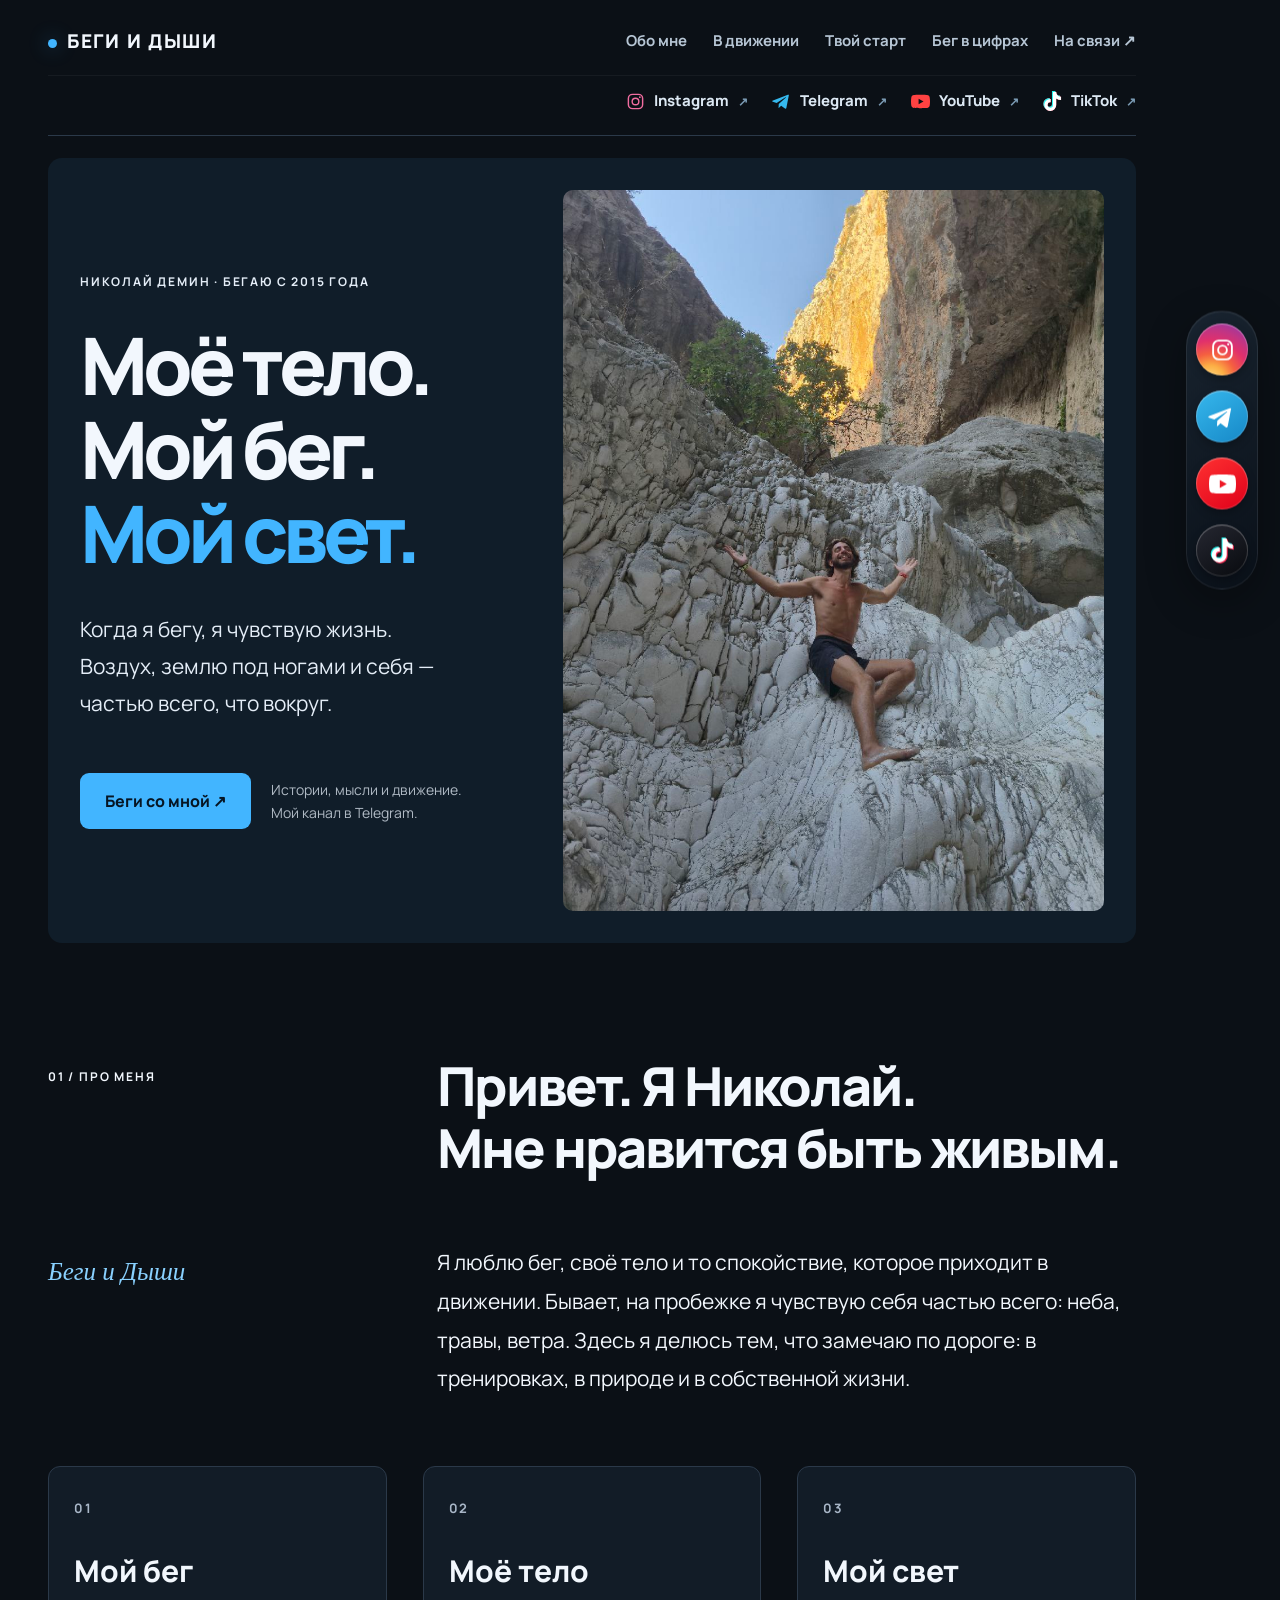
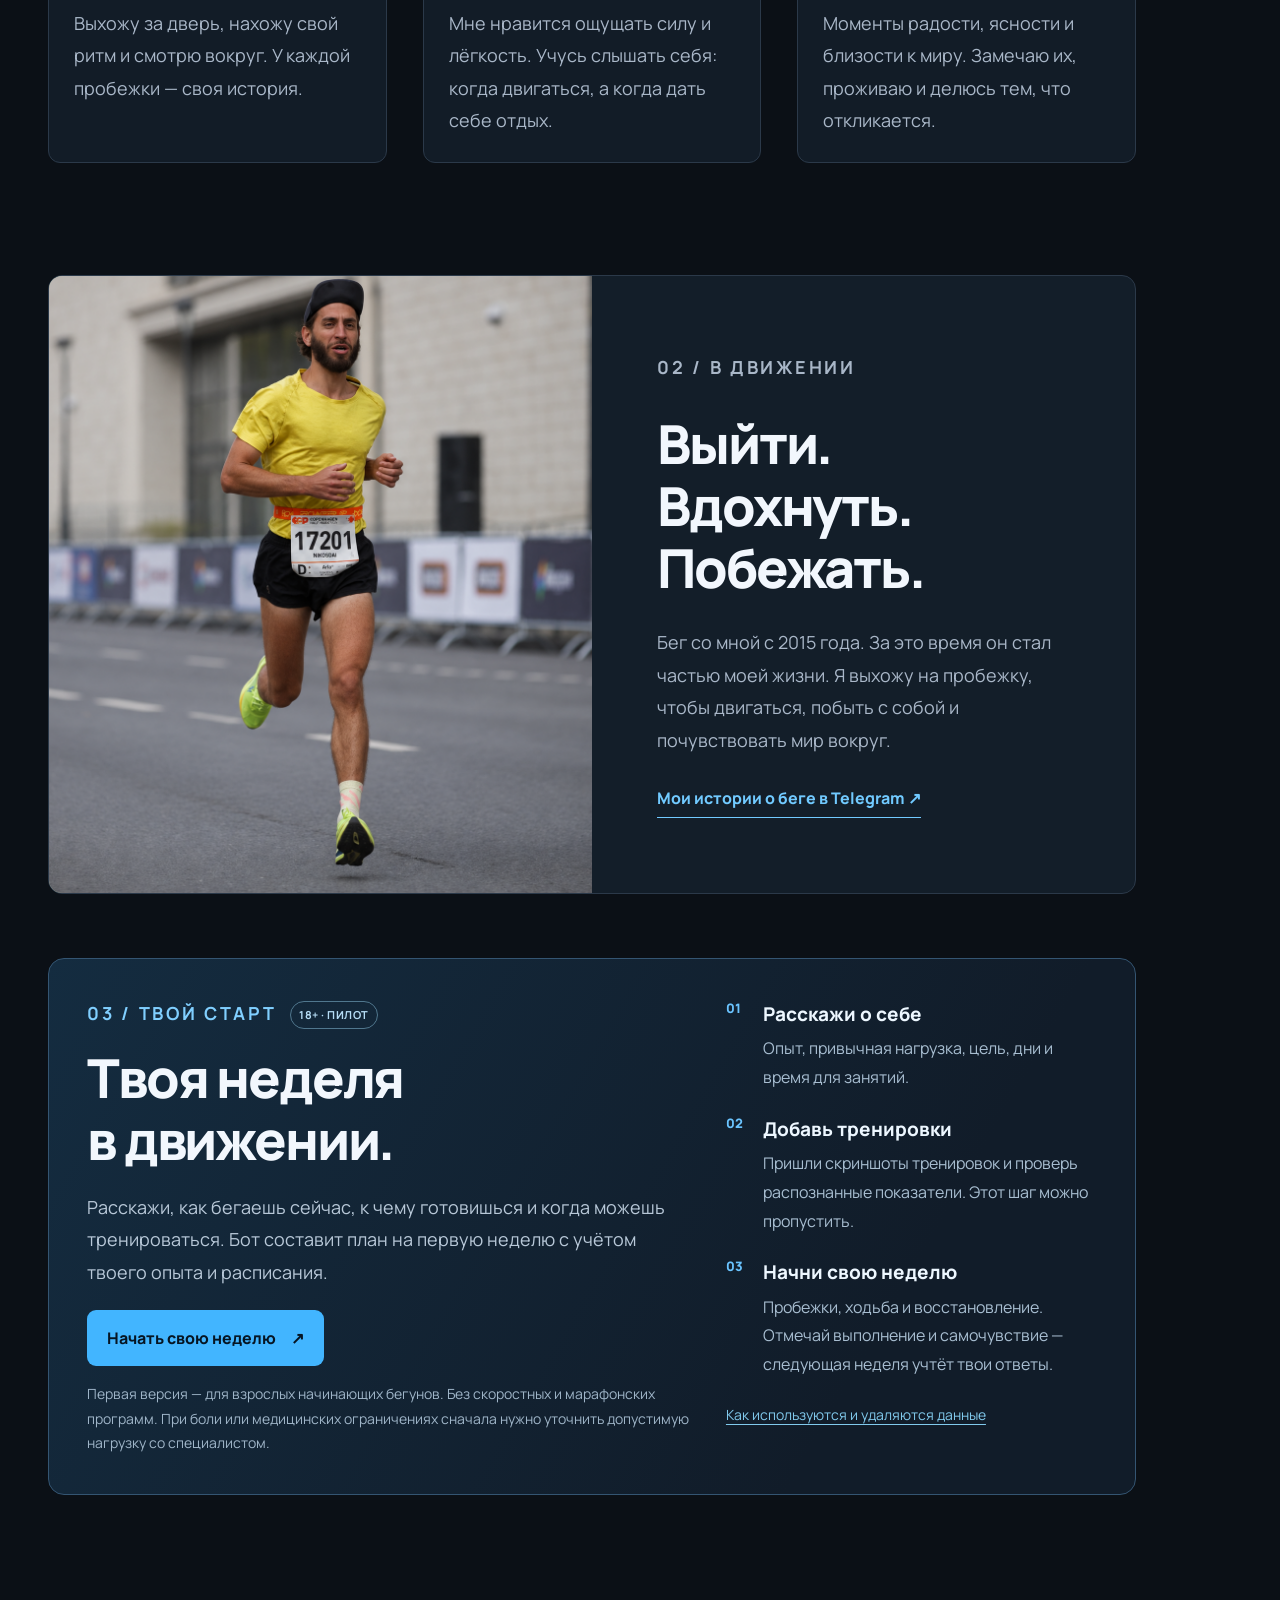
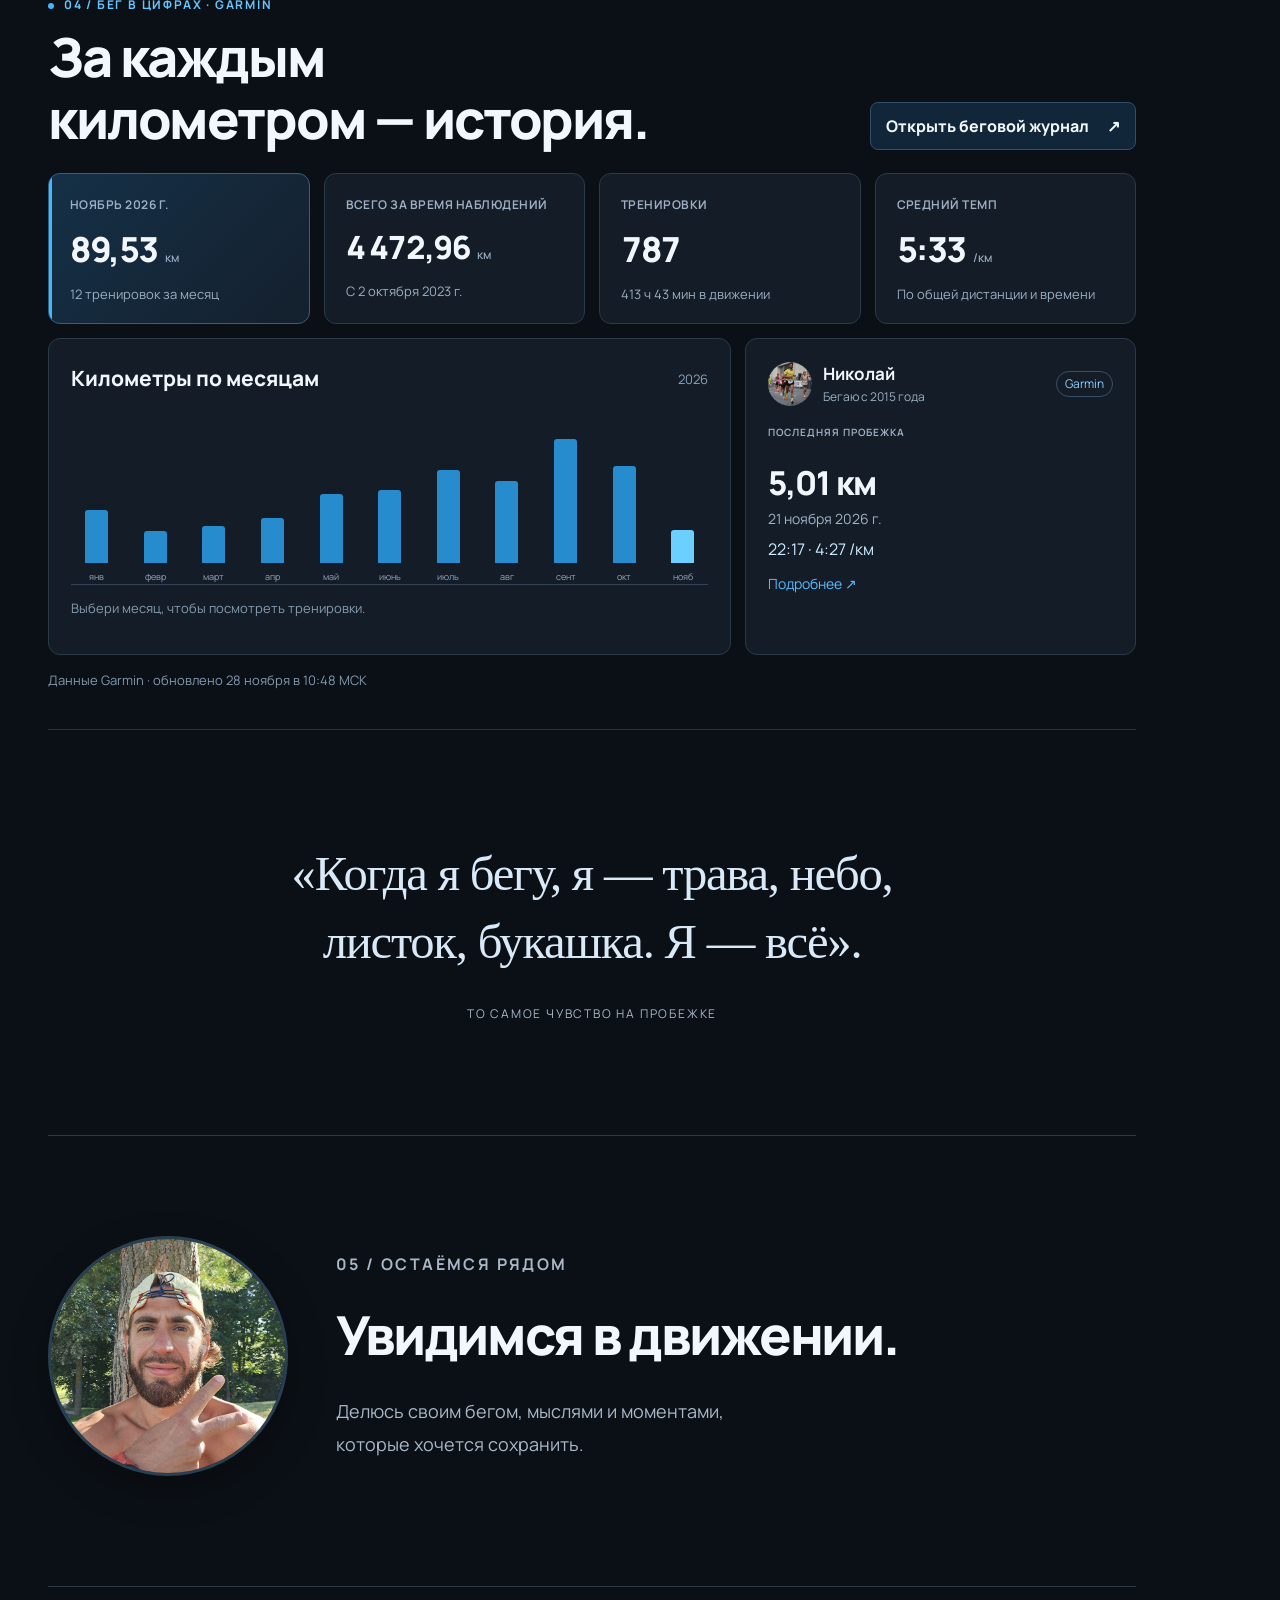
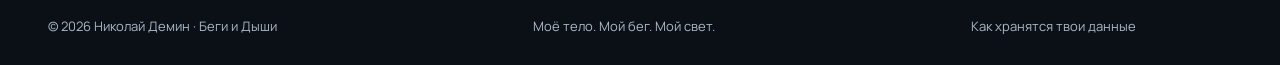
<file: index.html>
<!doctype html>
<html lang="ru">
<head>
<meta charset="utf-8">
<meta name="viewport" content="width=device-width,initial-scale=1">
<meta name="theme-color" content="#0b1016">
<meta name="description" content="Николай Демин. Беги и Дыши — бег, моё тело и мой свет. Личные истории о движении, природе и возвращении к себе.">
<title>Николай Демин — Беги и Дыши</title>
<style>
:root{--paper:#f3f0e7;--ink:#18352a;--muted:#59665d;--line:#cdd2c7;--lime:#d7ee91}*{box-sizing:border-box}html{scroll-behavior:smooth;scroll-padding-top:85px}body{margin:0;background:var(--paper);color:var(--ink);font-family:Arial,Helvetica,sans-serif;-webkit-font-smoothing:antialiased}a{color:inherit}a:focus-visible{outline:3px solid #b6d775;outline-offset:7px}.wrap{width:min(1320px,calc(100% - 96px));margin:auto}.header{display:flex;align-items:center;justify-content:space-between;padding:28px 0;gap:24px}.brand{text-decoration:none;font-size:15px;font-weight:700;letter-spacing:.11em}.brand span{display:inline-block;width:9px;height:9px;border-radius:50%;background:#738e40;margin-right:10px}.nav{display:flex;gap:28px}.nav a{text-decoration:none;font-size:13px}.nav a:hover{text-decoration:underline}.hero{position:relative;min-height:740px;height:calc(100svh - 90px);max-height:1100px;background:#14271f;overflow:hidden;color:var(--paper);border-radius:4px}.hero-photo{position:absolute;width:100%;height:100%;inset:0;object-fit:cover;object-position:center 40%;opacity:.72}.hero:after{content:"";position:absolute;inset:0;background:linear-gradient(90deg,rgba(8,25,18,.86),rgba(8,25,18,.2) 80%),linear-gradient(0deg,rgba(8,25,18,.65),transparent 45%)}.hero-inner{position:relative;z-index:1;padding:80px 7%;height:100%;display:flex;flex-direction:column;justify-content:center;align-items:flex-start}.eyebrow{font-size:11px;letter-spacing:.2em;text-transform:uppercase;margin:0 0 32px}.hero h1{font-family:Georgia,'Times New Roman',serif;font-size:clamp(68px,9vw,140px);font-weight:400;letter-spacing:-.065em;line-height:.94;margin:0 0 36px}.hero h1 em{font-weight:400;color:var(--lime)}.intro{font-size:18px;line-height:1.7;max-width:440px;margin:0}.hero-bottom{margin-top:52px;display:flex;gap:20px;align-items:center}.pill{display:inline-flex;text-decoration:none;align-items:center;justify-content:center;padding:16px 25px;border-radius:40px;background:var(--lime);color:#1d3324;font-size:14px;font-weight:700}.pill:hover{background:#e7f7b9}.hero-note{font-size:12px;line-height:1.7;opacity:.75}.section{padding:112px 0}.section-heading{display:grid;grid-template-columns:1fr 2fr;gap:40px;margin-bottom:64px}.section-heading .eyebrow{margin:12px 0}.section h2{font:400 clamp(36px,4.5vw,66px)/1.08 Georgia,serif;letter-spacing:-.045em;margin:0}.about-copy{display:grid;grid-template-columns:1fr 2fr;gap:40px}.about-copy p{font-size:19px;line-height:1.8;margin:0;max-width:760px}.signature{font:italic 25px Georgia,serif;padding-top:15px}.themes{display:grid;grid-template-columns:repeat(3,1fr);gap:36px;margin-top:68px}.theme{border-top:1px solid var(--line);padding-top:23px}.number{font-size:11px;letter-spacing:.12em;color:var(--muted)}.theme h3{font:400 32px Georgia,serif;margin:28px 0 16px}.theme p{font-size:15px;line-height:1.8;color:var(--muted);margin:0}.run{background:#e4e7dc;padding:0;overflow:hidden}.run-grid{display:grid;grid-template-columns:1fr 1fr}.run-image{min-height:580px;width:100%;height:100%;object-fit:cover;background:#a2b29e}.run-copy{display:flex;flex-direction:column;justify-content:center;padding:75px 12%}.run-copy h2{margin-bottom:28px}.run-copy p{font-size:17px;line-height:1.8;color:var(--muted);margin:0 0 30px}.text-link{text-decoration:none;border-bottom:1px solid currentColor;align-self:flex-start;padding:0 0 7px;font-size:14px}.quote{text-align:center;padding:110px 15%;border-bottom:1px solid var(--line)}.quote p{font:400 clamp(29px,4vw,53px)/1.3 Georgia,serif;letter-spacing:-.025em;margin:0}.quote small{display:block;font-size:11px;letter-spacing:.15em;text-transform:uppercase;margin-top:28px;color:var(--muted)}.social-section{text-align:center;padding:100px 0 110px}.social-section h2{font:400 clamp(35px,5vw,65px) Georgia,serif;letter-spacing:-.04em;margin:0 0 20px}.social-section>p{font-size:16px;line-height:1.7;color:var(--muted);margin:0 auto;max-width:480px}.socials{display:flex;justify-content:center;gap:55px;margin-top:48px}.social{display:flex;flex-direction:column;align-items:center;text-decoration:none;gap:14px;font-size:13px}.circle{width:88px;height:88px;display:flex;align-items:center;justify-content:center;border:1px solid #9ba99b;border-radius:50%;transition:background .2s,transform .2s}.circle svg{width:29px;height:29px;fill:none;stroke:currentColor;stroke-width:1.5}.social[href]:hover .circle{background:var(--ink);color:var(--paper);transform:translateY(-4px)}.social small{font-size:11px;color:var(--muted);margin-top:-7px}.social.pending .circle{border-style:dashed;color:#7b887c}.footer{border-top:1px solid var(--line);padding:28px 0;display:flex;justify-content:space-between;gap:20px;font-size:11px;color:var(--muted)}.skip{position:absolute;left:16px;top:-60px;z-index:5;background:var(--paper);padding:12px}.skip:focus{top:10px}@media(min-width:1500px){.hero-inner{padding-left:9%}}@media(max-width:800px){.wrap{width:calc(100% - 40px)}.header{padding:23px 0}.nav{gap:18px}.nav a{font-size:12px}.brand{font-size:12px}.hero{min-height:660px;height:calc(100svh - 75px)}.hero-inner{padding:60px 7%}.hero h1{font-size:clamp(68px,13vw,110px)}.intro{font-size:16px;max-width:360px}.section{padding:75px 0}.section-heading,.about-copy{grid-template-columns:1fr;gap:25px}.section-heading{margin-bottom:30px}.about-copy p{font-size:17px}.signature{padding-top:0}.themes{gap:25px;margin-top:45px}.theme h3{font-size:28px}.run-grid{grid-template-columns:1fr}.run-image{height:440px;min-height:0}.run-copy{padding:55px 28px}.quote{padding:70px 8%}.social-section{padding:70px 0}.socials{gap:32px}}@media(max-width:480px){.nav a:first-child{display:none}.hero-note{display:none}.hero-bottom{margin-top:34px}.hero h1{font-size:70px}.eyebrow{font-size:10px}.themes{grid-template-columns:1fr;gap:32px}.theme h3{margin-top:16px}.circle{width:70px;height:70px}.socials{gap:26px}.footer{flex-direction:column;gap:10px}.run-image{height:330px}}@media(prefers-reduced-motion:reduce){html{scroll-behavior:auto}*{transition:none!important}}
</style>
<link href="https://fonts.googleapis.com/css2?family=Manrope:wght@400;500;600;700;800&display=swap" rel="stylesheet">
<link rel="stylesheet" href="garmin-home.css?v=20261108-portrait-large">
<link rel="stylesheet" href="training-section.css?v=20261108">
<style id="fixed-social-links">
body{padding-right:96px}
.social-rail{position:fixed;right:max(22px,env(safe-area-inset-right));top:50%;transform:translateY(-50%);z-index:100;display:flex;flex-direction:column;gap:15px;padding:12px 9px;border:1px solid #ffffff14;border-radius:42px;background:linear-gradient(145deg,#1b2633e8,#0b111aee);box-shadow:0 12px 40px #0005,inset 0 1px 0 #ffffff0b;backdrop-filter:blur(18px)}
.social-rail a{position:relative;display:grid;place-items:center;width:52px;height:52px;border-radius:50%;color:#fff;isolation:isolate;box-shadow:inset 0 1px 1px #ffffff45,0 4px 9px #0004;transition:transform .22s,box-shadow .22s}
.social-rail a:after{content:"";position:absolute;inset:0;border-radius:inherit;border:1px solid #ffffff28;pointer-events:none}
.social-rail .social-mark{display:grid;place-items:center;width:100%;height:100%;border-radius:inherit}
.social-rail svg{width:25px;height:25px;fill:currentColor;stroke:none;display:block}
.social-rail .instagram{background:radial-gradient(circle at 28% 108%,#ffdc80 0%,#fcaf45 21%,#f56040 38%,#e1306c 58%,#c13584 74%,#833ab4 100%)}
.social-rail .telegram{background:linear-gradient(145deg,#37b8ed,#1688c7)}.social-rail .telegram svg{width:26px;height:26px;transform:translate(-1px,1px)}
.social-rail .youtube{background:linear-gradient(145deg,#ff3232,#df001a)}.social-rail .youtube svg{width:27px;height:27px}
.social-rail .tiktok{background:linear-gradient(145deg,#262832,#080a0e)}
.social-rail .tiktok svg{width:24px;height:24px;filter:drop-shadow(-1px -1px 0 #25f4ee) drop-shadow(1px 1px 0 #fe2c55)}
.social-tip{position:absolute;right:calc(100% + 19px);top:50%;transform:translate(5px,-50%);white-space:nowrap;background:#15202ef5;border:1px solid #ffffff20;border-radius:12px;padding:10px 14px;font:600 12px 'Manrope',Arial,sans-serif;box-shadow:0 8px 24px #0005;opacity:0;visibility:hidden;transition:opacity .18s,transform .18s}
.social-tip span{margin-left:10px;color:#adc2d7}
.social-rail a:hover,.social-rail a:focus-visible{transform:translateY(-2px);box-shadow:inset 0 1px 1px #ffffff55,0 7px 18px #0006}
.social-rail a:hover .social-tip,.social-rail a:focus-visible .social-tip{opacity:1;visibility:visible;transform:translate(0,-50%)}
.social-rail a:focus-visible{outline:2px solid #fff;outline-offset:4px}.social-rail a:active{transform:scale(.95)}
@media(max-width:800px){body{padding-right:68px}.social-rail{right:max(6px,env(safe-area-inset-right));padding:8px 5px;gap:13px}.social-rail a{width:44px;height:44px}.social-rail svg{width:22px;height:22px}.social-rail .youtube svg{width:25px;height:25px}.social-rail .telegram svg{width:24px;height:24px}.social-rail .tiktok svg{width:22px;height:22px}.header .nav{flex-wrap:wrap}}
@media(hover:none){.social-tip{display:none}}
@media(prefers-reduced-motion:reduce){.social-rail a,.social-tip{transition:none}}
</style>
<style id="selected-site-photos">
.run-image{object-fit:cover;object-position:50% 45%;aspect-ratio:1/1}
.contact-portrait{display:block;width:112px;height:112px;object-fit:cover;object-position:50% 38%;border-radius:50%;margin:0 auto 26px;border:3px solid #203a4d;box-shadow:0 8px 28px #0004}
@media(max-width:800px){.run-image{height:auto;min-height:0;aspect-ratio:1/1}.contact-portrait{width:88px;height:88px;margin-bottom:22px}}
</style>
<style id="contact-portrait-layout">
.social-section{display:grid;grid-template-columns:240px minmax(0,1fr);column-gap:48px;align-items:center;text-align:left}
.social-section .contact-portrait{grid-column:1;grid-row:1/4;width:240px;height:240px;object-fit:cover;object-position:50% 92%;margin:0;border:3px solid #294052;box-shadow:0 14px 38px #0004}
.social-section>.eyebrow,.social-section>h2,.social-section>p{grid-column:2}
.social-section>.eyebrow{align-self:end;margin:0 0 18px}
.social-section>h2{font-size:clamp(34px,4vw,60px);margin:0 0 22px}
.social-section>p:not(.eyebrow){margin:0;max-width:600px;align-self:start}
@media(max-width:800px){.social-section{grid-template-columns:150px minmax(0,1fr);gap:0 24px}.social-section .contact-portrait{width:150px;height:150px}.social-section>h2{font-size:32px}.social-section>.eyebrow{font-size:9px;margin-bottom:12px}.social-section>p:not(.eyebrow){font-size:14px}}
@media(max-width:560px){.social-section{grid-template-columns:1fr}.social-section .contact-portrait{grid-column:1;grid-row:auto;width:190px;height:190px;margin:0 0 28px}.social-section>.eyebrow,.social-section>h2,.social-section>p{grid-column:1}.social-section>h2{font-size:34px}}
</style>
<style id="bold-header-channels">
.header{display:grid;grid-template-columns:auto minmax(0,1fr);gap:18px 32px;padding:26px 0 22px}
.header .brand{font-size:19px;font-weight:800;letter-spacing:.09em;white-space:nowrap}
.header .nav{display:flex;justify-content:flex-end;flex-wrap:wrap;gap:14px 26px;width:auto}
.header .nav a{font-size:15px;font-weight:700;line-height:1.5}
.header-channels{grid-column:1/-1;display:flex;justify-content:flex-end;flex-wrap:wrap;gap:12px 24px;padding-top:14px;border-top:1px solid #ffffff0c}
.header-social{display:inline-flex;align-items:center;gap:9px;font-size:15px;font-weight:750;color:#dce8f3;line-height:1.5;transition:color .18s}
.header-social svg{display:block;flex-shrink:0;width:19px;height:19px;fill:currentColor;stroke:none}
.header-instagram svg{color:#f16da0}.header-telegram svg{color:#35b8ed}.header-youtube svg{color:#ff4242}.header-tiktok svg{color:#fff;filter:drop-shadow(-.6px -.6px 0 #25f4ee) drop-shadow(.6px .6px 0 #fe2c55)}
.header-social .external-arrow{font-size:12px;color:#7b9bb4}.header-social:hover{color:#fff}.header-social:hover .external-arrow{color:#60c7ff}
@media(max-width:800px){.header{grid-template-columns:1fr;gap:18px;padding:24px 0 20px}.header .brand{font-size:19px}.header .nav{justify-content:flex-start;gap:12px 20px}.header .nav a{font-size:14px}.header-channels{justify-content:flex-start;gap:14px 22px}.header-social{font-size:14px}}
@media(max-width:480px){.header .nav a:first-child{display:inline}.header-channels{display:grid;grid-template-columns:repeat(2,minmax(0,1fr));gap:15px 12px}.header-social{font-size:13px;gap:7px}.header .nav{justify-content:flex-start;gap:12px 17px}.header .nav a{font-size:13px}}
</style>

<style id="mobile-top-social-dock">
@media(max-width:800px){
 body{padding-right:0;padding-bottom:0;padding-top:calc(88px + env(safe-area-inset-top))}
 html{scroll-padding-top:calc(100px + env(safe-area-inset-top))}
 .social-rail{top:calc(10px + env(safe-area-inset-top));bottom:auto;left:50%;right:auto;transform:translateX(-50%);flex-direction:row;justify-content:center;gap:18px;padding:10px 16px;border-radius:36px;width:max-content;max-width:calc(100vw - 24px)}
 .social-rail a{width:46px;height:46px;flex:0 0 46px}
 .social-tip{display:none}
}
@media(max-width:360px){.social-rail{gap:14px;padding:9px 14px}.social-rail a{width:44px;height:44px;flex-basis:44px}}
</style>
<style id="readable-type-system">
body{font-size:18px;line-height:1.65}
main h1,main h2,main h3{font-family:'Manrope',Arial,sans-serif;text-wrap:balance}
.hero h1{font-size:clamp(56px,6.2vw,94px);line-height:1.06;font-weight:800}
.eyebrow,.overview-heading .eyebrow{font-size:12px;font-weight:700;letter-spacing:.15em;line-height:1.6}
.intro{font-size:21px;line-height:1.75}.hero-note{font-size:14px}
.section h2,.run-copy h2,.training-section h2,.overview-heading h2,.social-section>h2{font-size:clamp(38px,4.2vw,62px);font-weight:800;line-height:1.15;letter-spacing:-.04em}
.run-copy h2{margin:0 0 28px}
.about-copy p{font-size:21px;line-height:1.85}
.theme h3{font-size:30px;font-weight:750}.theme p,.run-copy p,.training-section p,.social-section>p:not(.eyebrow){font-size:18px;line-height:1.8}
.number{font-size:13px;font-weight:700}
.pill,.text-link,.training-cta,.connect-action{font-size:16px;font-weight:750;line-height:1.5}
.training-steps li{font-size:16px;line-height:1.8}.training-steps strong{font-size:19px;font-weight:750}.training-steps li:before{font-size:13px}
.training-section .training-scope,.training-section .training-privacy{font-size:14px;line-height:1.75}.training-pilot{font-size:11px}
.connect-kpi .kpi-label{font-size:12px;letter-spacing:.04em}.kpi-foot{font-size:13px;line-height:1.6}
.overview-panel-heading h3{font-size:21px;font-weight:750}.overview-panel-heading>span,.overview-hint,.connect-updated{font-size:13px}
.overview-athlete strong{font-size:17px}.overview-athlete>div>span,.source-pill{font-size:12px}
.latest-run-link>span{font-size:14px}.latest-run-link .latest-details{font-size:16px}.latest-run-link .latest-open{font-size:14px}
.quote p{font-size:clamp(30px,3.8vw,52px);line-height:1.4}.quote small{font-size:12px;line-height:1.7}
.footer{font-size:13px;line-height:1.7;flex-wrap:wrap}
@media(max-width:1100px){.training-section{grid-template-columns:1fr}.run-copy{padding:48px 8%}.section-heading,.about-copy{grid-template-columns:1fr;gap:24px}}
@media(max-width:800px){
body{font-size:16px}.hero h1{font-size:clamp(44px,9.5vw,68px);line-height:1.08}
.eyebrow,.overview-heading .eyebrow{font-size:11px;letter-spacing:.1em}
.intro,.about-copy p{font-size:18px;line-height:1.8}.hero-note{font-size:13px}
.section h2,.run-copy h2,.training-section h2,.overview-heading h2,.social-section>h2{font-size:clamp(30px,6.8vw,42px);line-height:1.2;letter-spacing:-.035em}
.theme h3{font-size:25px}.theme p,.run-copy p,.training-section p,.social-section>p:not(.eyebrow){font-size:16px;line-height:1.8}
.training-steps li{font-size:15px}.training-steps strong{font-size:18px}
.pill,.text-link,.training-cta,.connect-action{font-size:15px}
.training-section .training-scope,.training-section .training-privacy{font-size:13px}
.connect-kpi .kpi-label{font-size:11px}.kpi-foot{font-size:12px}
.overview-panel-heading h3{font-size:18px}.overview-hint,.connect-updated{font-size:12px}
.quote p{font-size:clamp(26px,6vw,36px)}.quote br,.social-section>p br{display:none}
.footer{font-size:12px}.run-copy{padding:36px 24px}
}
@media(max-width:380px){.hero h1{font-size:42px}.hero-inner{padding:0 20px}.training-section{padding:26px 20px}.section h2,.run-copy h2,.training-section h2,.overview-heading h2,.social-section>h2{font-size:29px}}
</style>
</head>
<body>
<!-- Yandex.Metrika counter -->
<script type="text/javascript">
    (function(m,e,t,r,i,k,a){
        m[i]=m[i]||function(){(m[i].a=m[i].a||[]).push(arguments)};
        m[i].l=1*new Date();
        for (var j = 0; j < document.scripts.length; j++) {if (document.scripts[j].src === r) { return; }}
        k=e.createElement(t),a=e.getElementsByTagName(t)[0],k.async=1,k.src=r,a.parentNode.insertBefore(k,a)
    })(window, document,'script','https://mc.yandex.ru/metrika/tag.js?id=114309298', 'ym');

    ym(114309298, 'init', {ssr:true, clickmap:true, referrer: document.referrer, url: location.href, accurateTrackBounce:true, trackLinks:true});
</script>
<noscript><div><img src="https://mc.yandex.ru/watch/114309298" style="position:absolute; left:-9999px;" alt="" /></div></noscript>
<!-- /Yandex.Metrika counter -->

<a class="skip" href="#main">К содержанию</a>
<div class="wrap">
<header class="header"><a class="brand" href="#home"><span></span>БЕГИ И ДЫШИ</a><nav class="nav" aria-label="Основная навигация"><a href="#about">Обо мне</a><a href="#run">В движении</a><a href="#training-plan">Твой старт</a><a href="#stats">Бег в цифрах</a><a href="#social">На связи ↗</a></nav><nav class="header-channels" aria-label="Мои каналы"><a class="header-social header-instagram" href="https://www.instagram.com/runandbreathe_nikolay/" target="_blank" rel="noopener noreferrer" aria-label="Открыть Instagram"><svg viewBox="0 0 24 24" aria-hidden="true"><rect x="3" y="3" width="18" height="18" rx="5.3" fill="none" stroke="currentColor" stroke-width="1.8"/><circle cx="12" cy="12" r="4.2" fill="none" stroke="currentColor" stroke-width="1.8"/><circle cx="17.5" cy="6.5" r="1.1"/></svg><span>Instagram</span><span class="external-arrow" aria-hidden="true">↗</span></a><a class="header-social header-telegram" href="https://t.me/run_and_breathe" target="_blank" rel="noopener noreferrer" aria-label="Открыть Telegram"><svg viewBox="0 0 24 24" aria-hidden="true"><path d="M21.4 3.4 18.2 20c-.24 1.17-.88 1.46-1.78.91l-4.87-3.59-2.35 2.26c-.26.26-.48.48-.98.48l.35-4.96 9.03-8.16c.39-.35-.08-.55-.6-.2L5.83 13.77 1.03 12.27c-1.04-.32-1.06-1.04.22-1.54L20 3.5c.87-.32 1.63.2 1.4-.1Z"/></svg><span>Telegram</span><span class="external-arrow" aria-hidden="true">↗</span></a><a class="header-social header-youtube" href="https://www.youtube.com/channel/UCAae3ARFY95jJFjB3_jxwHQ" target="_blank" rel="noopener noreferrer" aria-label="Открыть YouTube"><svg viewBox="0 0 24 24" aria-hidden="true"><path d="M23.5 6.2a3 3 0 0 0-2.1-2.1C19.5 3.6 12 3.6 12 3.6s-7.5 0-9.4.5A3 3 0 0 0 .5 6.2 31 31 0 0 0 0 12a31 31 0 0 0 .5 5.8 3 3 0 0 0 2.1 2.1c1.9.5 9.4.5 9.4.5s7.5 0 9.4-.5a3 3 0 0 0 2.1-2.1A31 31 0 0 0 24 12a31 31 0 0 0-.5-5.8ZM9.6 15.6V8.4l6.2 3.6Z" fill-rule="evenodd"/></svg><span>YouTube</span><span class="external-arrow" aria-hidden="true">↗</span></a><a class="header-social header-tiktok" href="https://www.tiktok.com/@runandbreathe" target="_blank" rel="noopener noreferrer" aria-label="Открыть TikTok"><svg viewBox="0 0 24 24" aria-hidden="true"><path d="M16.7 0h-4.1v16.4a3.4 3.4 0 1 1-2.9-3.36V8.9a7.5 7.5 0 1 0 7 7.5V8.1a10 10 0 0 0 6.1 2.1V6.1A6.1 6.1 0 0 1 16.7 0Z"/></svg><span>TikTok</span><span class="external-arrow" aria-hidden="true">↗</span></a></nav></header>
<main id="main">
<section class="hero" id="home" aria-labelledby="hero-title">
<img class="hero-photo" src="./images/my-photo.jpg" alt="Николай Демин" fetchpriority="high">
<div class="hero-inner"><p class="eyebrow">Николай Демин · Бегаю с 2015 года</p><h1 id="hero-title">Моё тело.<br>Мой бег.<br><em>Мой свет.</em></h1><p class="intro">Когда я бегу, я чувствую жизнь.<br>Воздух, землю под ногами и себя —<br>частью всего, что вокруг.</p><div class="hero-bottom"><a class="pill" href="https://t.me/run_and_breathe" target="_blank" rel="noopener noreferrer">Беги со мной <span aria-hidden="true">&nbsp;↗</span></a><span class="hero-note">Истории, мысли и движение.<br>Мой канал в Telegram.</span></div></div>
</section>
<section class="section" id="about" aria-labelledby="about-title">
<div class="section-heading"><p class="eyebrow">01 / Про меня</p><h2 id="about-title">Привет. Я Николай.<br>Мне нравится быть живым.</h2></div>
<div class="about-copy"><div class="signature">Беги и Дыши</div><p>Я люблю бег, своё тело и то спокойствие, которое приходит в движении. Бывает, на пробежке я чувствую себя частью всего: неба, травы, ветра. Здесь я делюсь тем, что замечаю по дороге: в тренировках, в природе и в собственной жизни.</p></div>
<div class="themes"><article class="theme"><span class="number">01</span><h3>Мой бег</h3><p>Выхожу за дверь, нахожу свой ритм и смотрю вокруг. У каждой пробежки — своя история.</p></article><article class="theme"><span class="number">02</span><h3>Моё тело</h3><p>Мне нравится ощущать силу и лёгкость. Учусь слышать себя: когда двигаться, а когда дать себе отдых.</p></article><article class="theme"><span class="number">03</span><h3>Мой свет</h3><p>Моменты радости, ясности и близости к миру. Замечаю их, проживаю и делюсь тем, что откликается.</p></article></div>
</section>
<section class="run" id="run" aria-labelledby="run-title"><div class="run-grid"><img class="run-image" src="./images/nikolai-yellow-race.png" alt="Николай в жёлтой футболке на городском забеге" loading="lazy"><div class="run-copy"><p class="eyebrow">02 / В движении</p><h2 id="run-title">Выйти.<br>Вдохнуть.<br>Побежать.</h2><p>Бег со мной с 2015 года. За это время он стал частью моей жизни. Я выхожу на пробежку, чтобы двигаться, побыть с собой и почувствовать мир вокруг.</p><a class="text-link" href="https://t.me/run_and_breathe" target="_blank" rel="noopener noreferrer">Мои истории о беге в Telegram ↗</a></div></div></section>
<section class="training-section" id="training-plan" aria-labelledby="training-title">
 <div><p class="eyebrow">03 / Твой старт <span class="training-pilot">18+ · Пилот</span></p>
 <h2 id="training-title">Твоя неделя<br>в движении.</h2>
 <p>Расскажи, как бегаешь сейчас, к чему готовишься и когда можешь тренироваться. Бот составит план на первую неделю с учётом твоего опыта и расписания.</p>
 <a class="training-cta" href="https://t.me/RunAndBreatheAssistantBot?start=plan" target="_blank" rel="noopener noreferrer">Начать свою неделю <span aria-hidden="true">↗</span></a>
 <p class="training-scope">Первая версия — для взрослых начинающих бегунов. Без скоростных и марафонских программ. При боли или медицинских ограничениях сначала нужно уточнить допустимую нагрузку со специалистом.</p></div>
 <div><ol class="training-steps"><li><strong>Расскажи о себе</strong>Опыт, привычная нагрузка, цель, дни и время для занятий.</li><li><strong>Добавь тренировки</strong>Пришли скриншоты тренировок и проверь распознанные показатели. Этот шаг можно пропустить.</li><li><strong>Начни свою неделю</strong>Пробежки, ходьба и восстановление. Отмечай выполнение и самочувствие — следующая неделя учтёт твои ответы.</li></ol>
 <a class="training-privacy" href="training-privacy.html">Как используются и удаляются данные</a></div>
</section>
<section class="connect-overview" id="stats" aria-labelledby="overview-title">
  <div class="overview-heading"><div><p class="eyebrow"><span class="live-dot" aria-hidden="true"></span> 04 / Бег в цифрах · Garmin</p><h2 id="overview-title">За каждым километром — история.</h2></div><a class="connect-action" href="runs.html">Открыть беговой журнал <span aria-hidden="true">↗</span></a></div>
  <div class="connect-kpis" id="home-run-kpis" aria-live="polite"><article class="connect-kpi"><span class="kpi-label" id="home-month-label">Этот месяц</span><strong><span id="home-month-distance">—</span><small>км</small></strong><span class="kpi-foot" id="home-month-runs">Загружаю тренировки</span></article><article class="connect-kpi"><span class="kpi-label">Всего за время наблюдений</span><strong><span id="home-total-distance">—</span><small>км</small></strong><span class="kpi-foot" id="home-history-since">История тренировок</span></article><article class="connect-kpi"><span class="kpi-label">Тренировки</span><strong id="home-total-runs">—</strong><span class="kpi-foot" id="home-total-hours">Время в движении</span></article><article class="connect-kpi"><span class="kpi-label">Средний темп</span><strong><span id="home-average-pace">—</span><small>/км</small></strong><span class="kpi-foot">По общей дистанции и времени</span></article></div>
  <div class="overview-bottom"><section class="overview-chart"><div class="overview-panel-heading"><h3>Километры по месяцам</h3><span id="home-chart-year">—</span></div><div class="home-distance-chart" id="home-month-chart" aria-label="Километры по месяцам"></div><p class="overview-hint">Выбери месяц, чтобы посмотреть тренировки.</p></section><section class="overview-latest"><div class="overview-athlete"><img src="images/run-race-2026.jpg" alt="Николай на забеге" width="44" height="44"><div><strong>Николай</strong><span>Бегаю с 2015 года</span></div><span class="source-pill">Garmin</span></div><p class="kpi-label">Последняя пробежка</p><a id="home-last-run" class="latest-run-link" href="runs.html"><strong id="home-last-distance">—</strong><span id="home-last-date">Загружаю историю</span><span class="latest-details" id="home-last-details"></span><span class="latest-open">Подробнее <span aria-hidden="true">↗</span></span></a></section></div>
  <p class="connect-updated" id="home-sync-status" role="status">Загружаю данные Garmin…</p>
</section>

<div class="quote"><p>«Когда я бегу, я — трава, небо,<br>листок, букашка. Я — всё».</p><small>То самое чувство на пробежке</small></div>
<section class="social-section" id="social" aria-labelledby="social-title"><img class="contact-portrait" src="./images/nikolai-tree-portrait.png" alt="Николай на природе" width="112" height="112" loading="lazy"><p class="eyebrow">05 / Остаёмся рядом</p><h2 id="social-title">Увидимся в движении.</h2><p>Делюсь своим бегом, мыслями и моментами,<br>которые хочется сохранить.</p>
</section>
</main><footer class="footer"><span>© 2026 Николай Демин · Беги и Дыши</span><span>Моё тело. Мой бег. Мой свет.</span><a href="training-privacy.html">Как хранятся твои данные</a></footer>
</div>
<script src="garmin-data.js?v=20261107"></script><script src="main-page-runs.js?v=20261107"></script>
<nav class="social-rail" aria-label="Мои социальные сети"><a class="instagram" href="https://www.instagram.com/runandbreathe_nikolay/" target="_blank" rel="noopener noreferrer" aria-label="Открыть Instagram"><span class="social-tip">Instagram <span aria-hidden="true">↗</span></span><span class="social-mark"><svg viewBox="0 0 24 24" aria-hidden="true"><rect x="3" y="3" width="18" height="18" rx="5.3" fill="none" stroke="currentColor" stroke-width="1.8"/><circle cx="12" cy="12" r="4.2" fill="none" stroke="currentColor" stroke-width="1.8"/><circle cx="17.5" cy="6.5" r="1.1"/></svg></span></a><a class="telegram" href="https://t.me/run_and_breathe" target="_blank" rel="noopener noreferrer" aria-label="Открыть Telegram"><span class="social-tip">Telegram <span aria-hidden="true">↗</span></span><span class="social-mark"><svg viewBox="0 0 24 24" aria-hidden="true"><path d="M21.4 3.4 18.2 20c-.24 1.17-.88 1.46-1.78.91l-4.87-3.59-2.35 2.26c-.26.26-.48.48-.98.48l.35-4.96 9.03-8.16c.39-.35-.08-.55-.6-.2L5.83 13.77 1.03 12.27c-1.04-.32-1.06-1.04.22-1.54L20 3.5c.87-.32 1.63.2 1.4-.1Z"/></svg></span></a><a class="youtube" href="https://www.youtube.com/channel/UCAae3ARFY95jJFjB3_jxwHQ" target="_blank" rel="noopener noreferrer" aria-label="Открыть YouTube"><span class="social-tip">YouTube <span aria-hidden="true">↗</span></span><span class="social-mark"><svg viewBox="0 0 24 24" aria-hidden="true"><path d="M23.5 6.2a3 3 0 0 0-2.1-2.1C19.5 3.6 12 3.6 12 3.6s-7.5 0-9.4.5A3 3 0 0 0 .5 6.2 31 31 0 0 0 0 12a31 31 0 0 0 .5 5.8 3 3 0 0 0 2.1 2.1c1.9.5 9.4.5 9.4.5s7.5 0 9.4-.5a3 3 0 0 0 2.1-2.1A31 31 0 0 0 24 12a31 31 0 0 0-.5-5.8ZM9.6 15.6V8.4l6.2 3.6Z" fill-rule="evenodd"/></svg></span></a><a class="tiktok" href="https://www.tiktok.com/@runandbreathe" target="_blank" rel="noopener noreferrer" aria-label="Открыть TikTok"><span class="social-tip">TikTok <span aria-hidden="true">↗</span></span><span class="social-mark"><svg viewBox="0 0 24 24" aria-hidden="true"><path d="M16.7 0h-4.1v16.4a3.4 3.4 0 1 1-2.9-3.36V8.9a7.5 7.5 0 1 0 7 7.5V8.1a10 10 0 0 0 6.1 2.1V6.1A6.1 6.1 0 0 1 16.7 0Z"/></svg></span></a></nav>
</body>
</html>
</file>
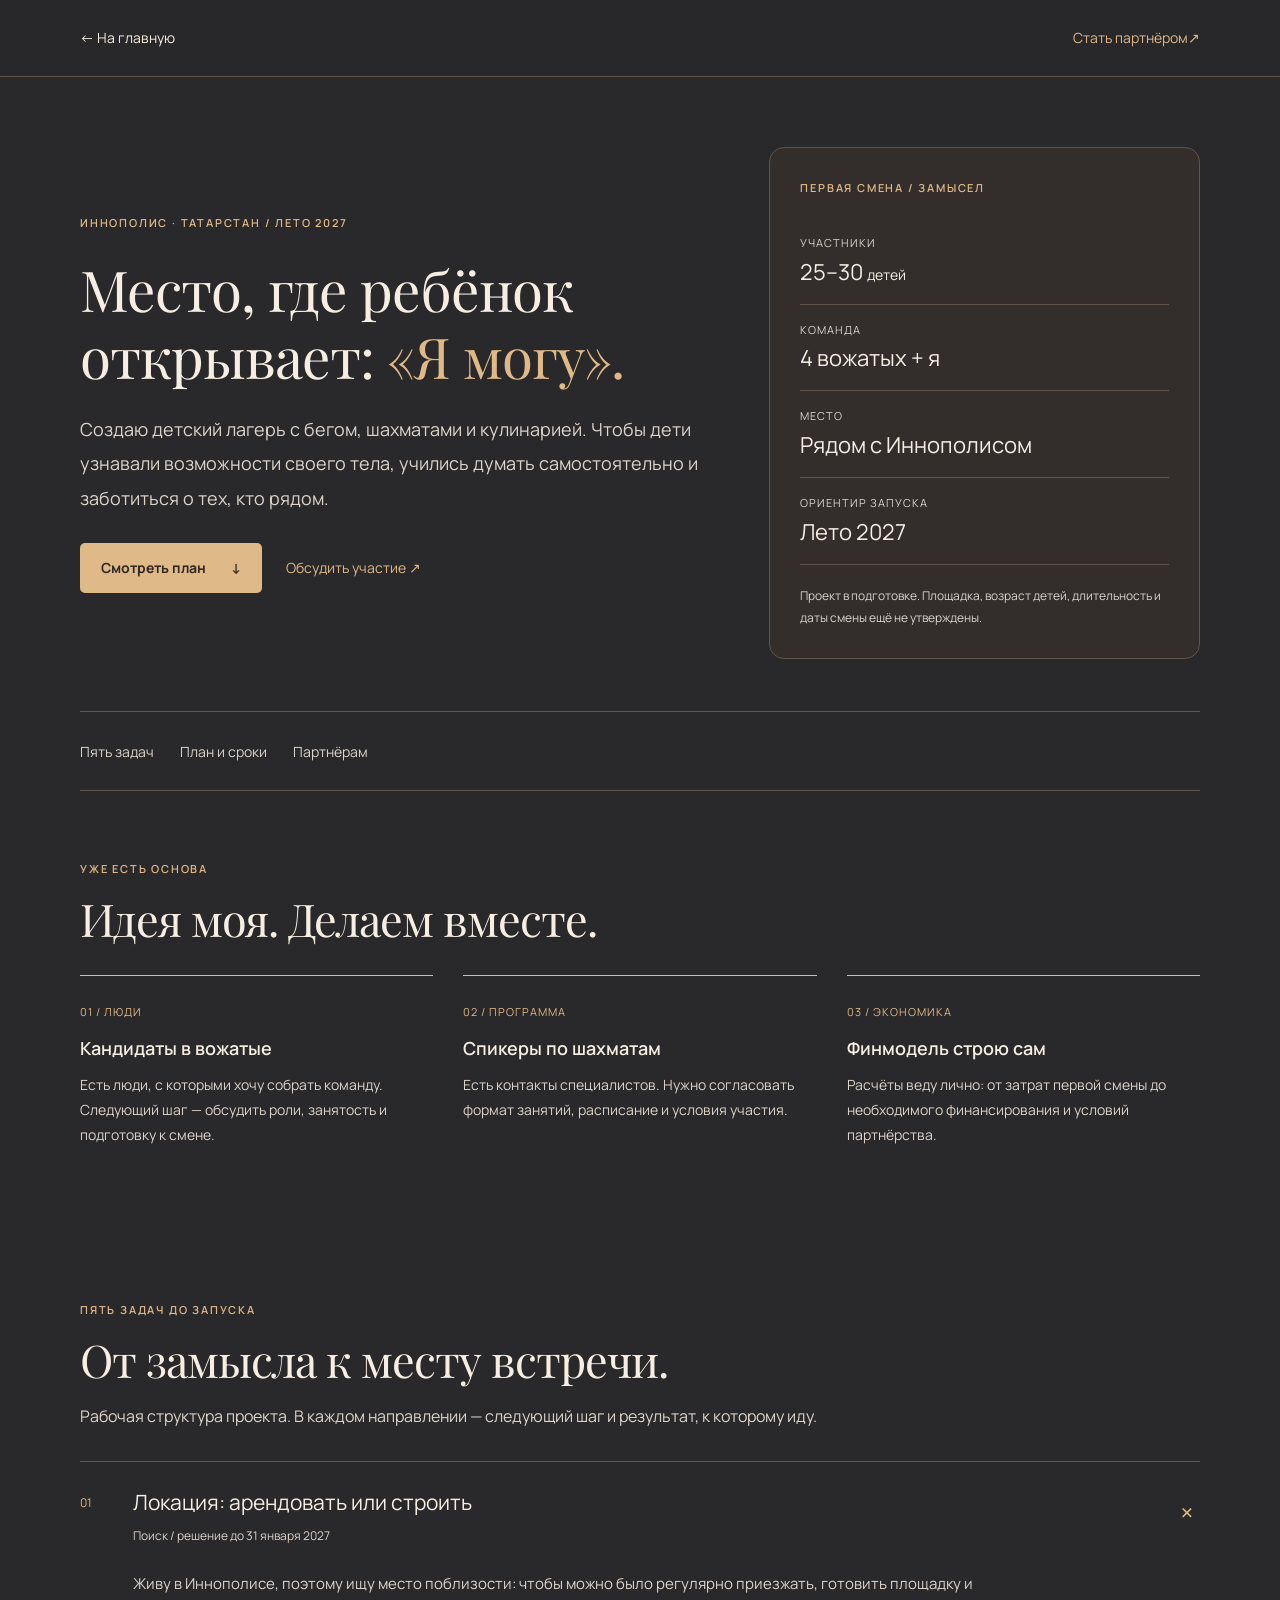
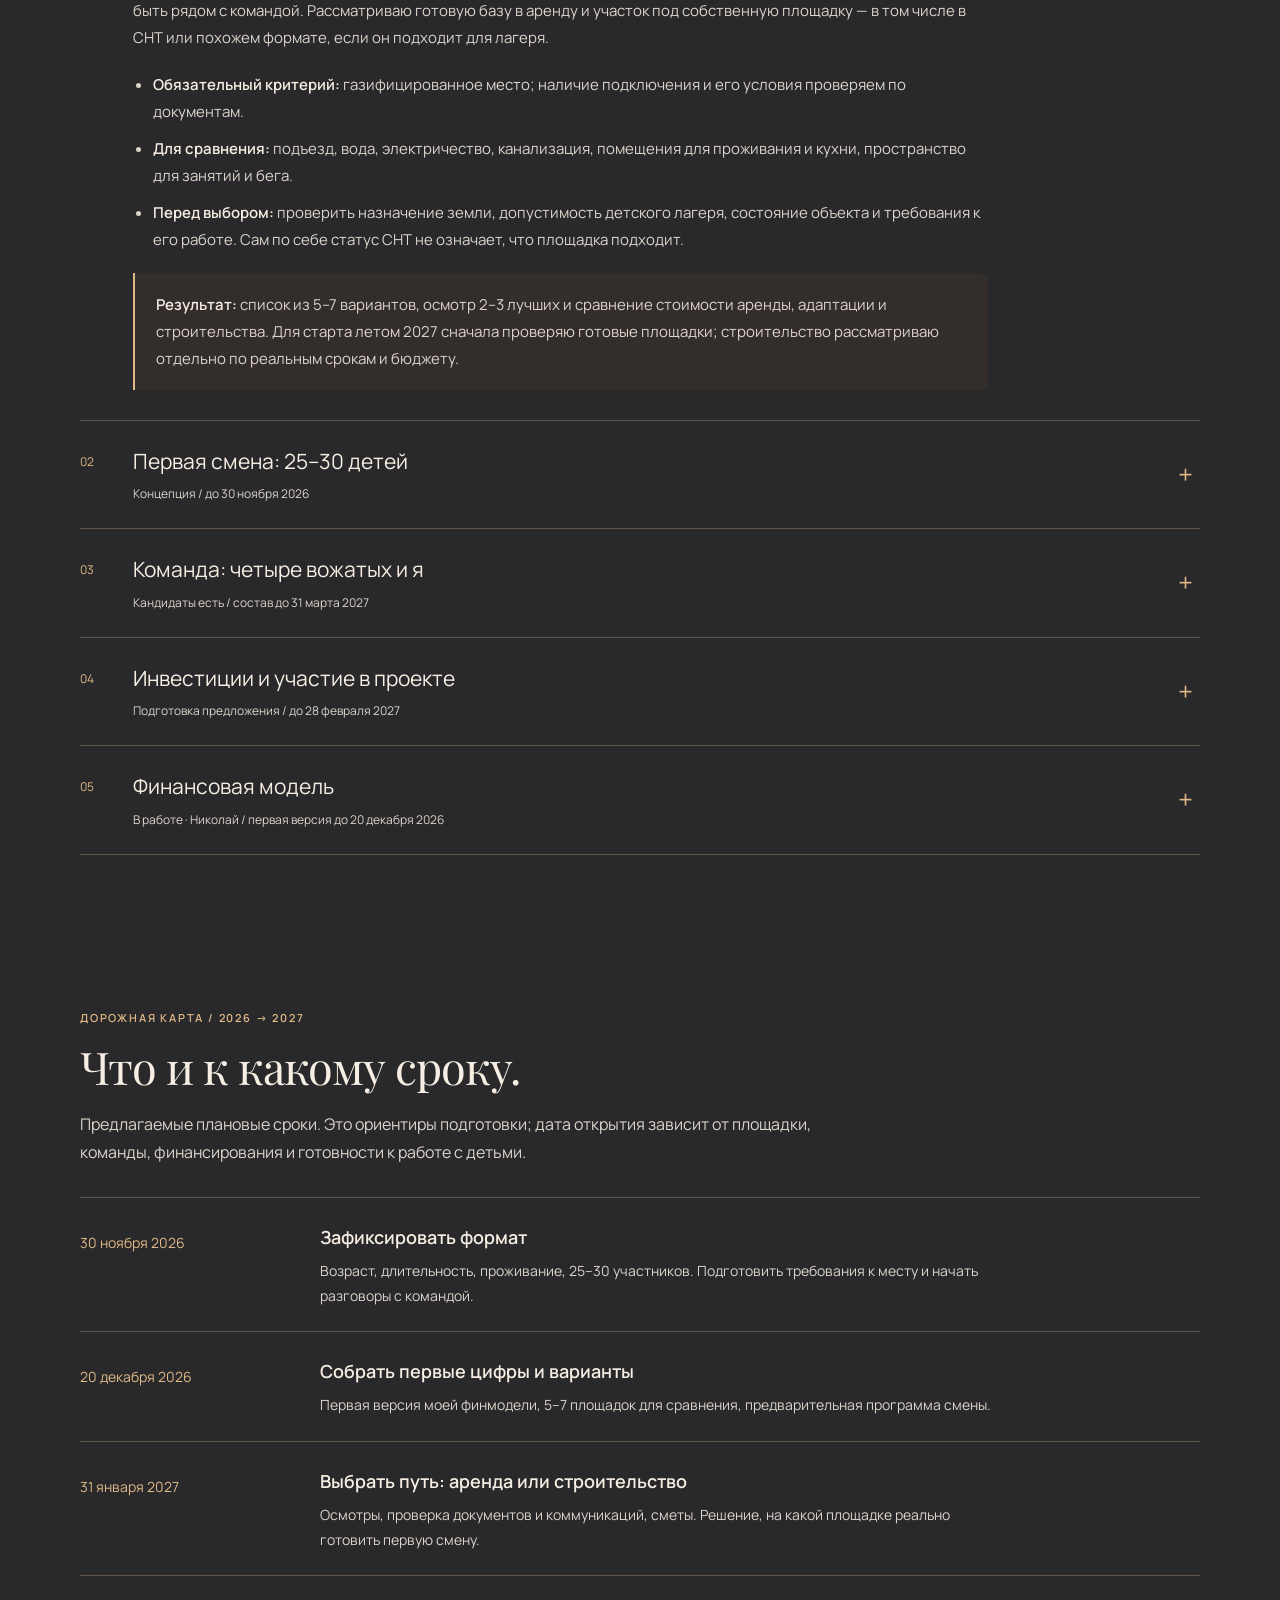
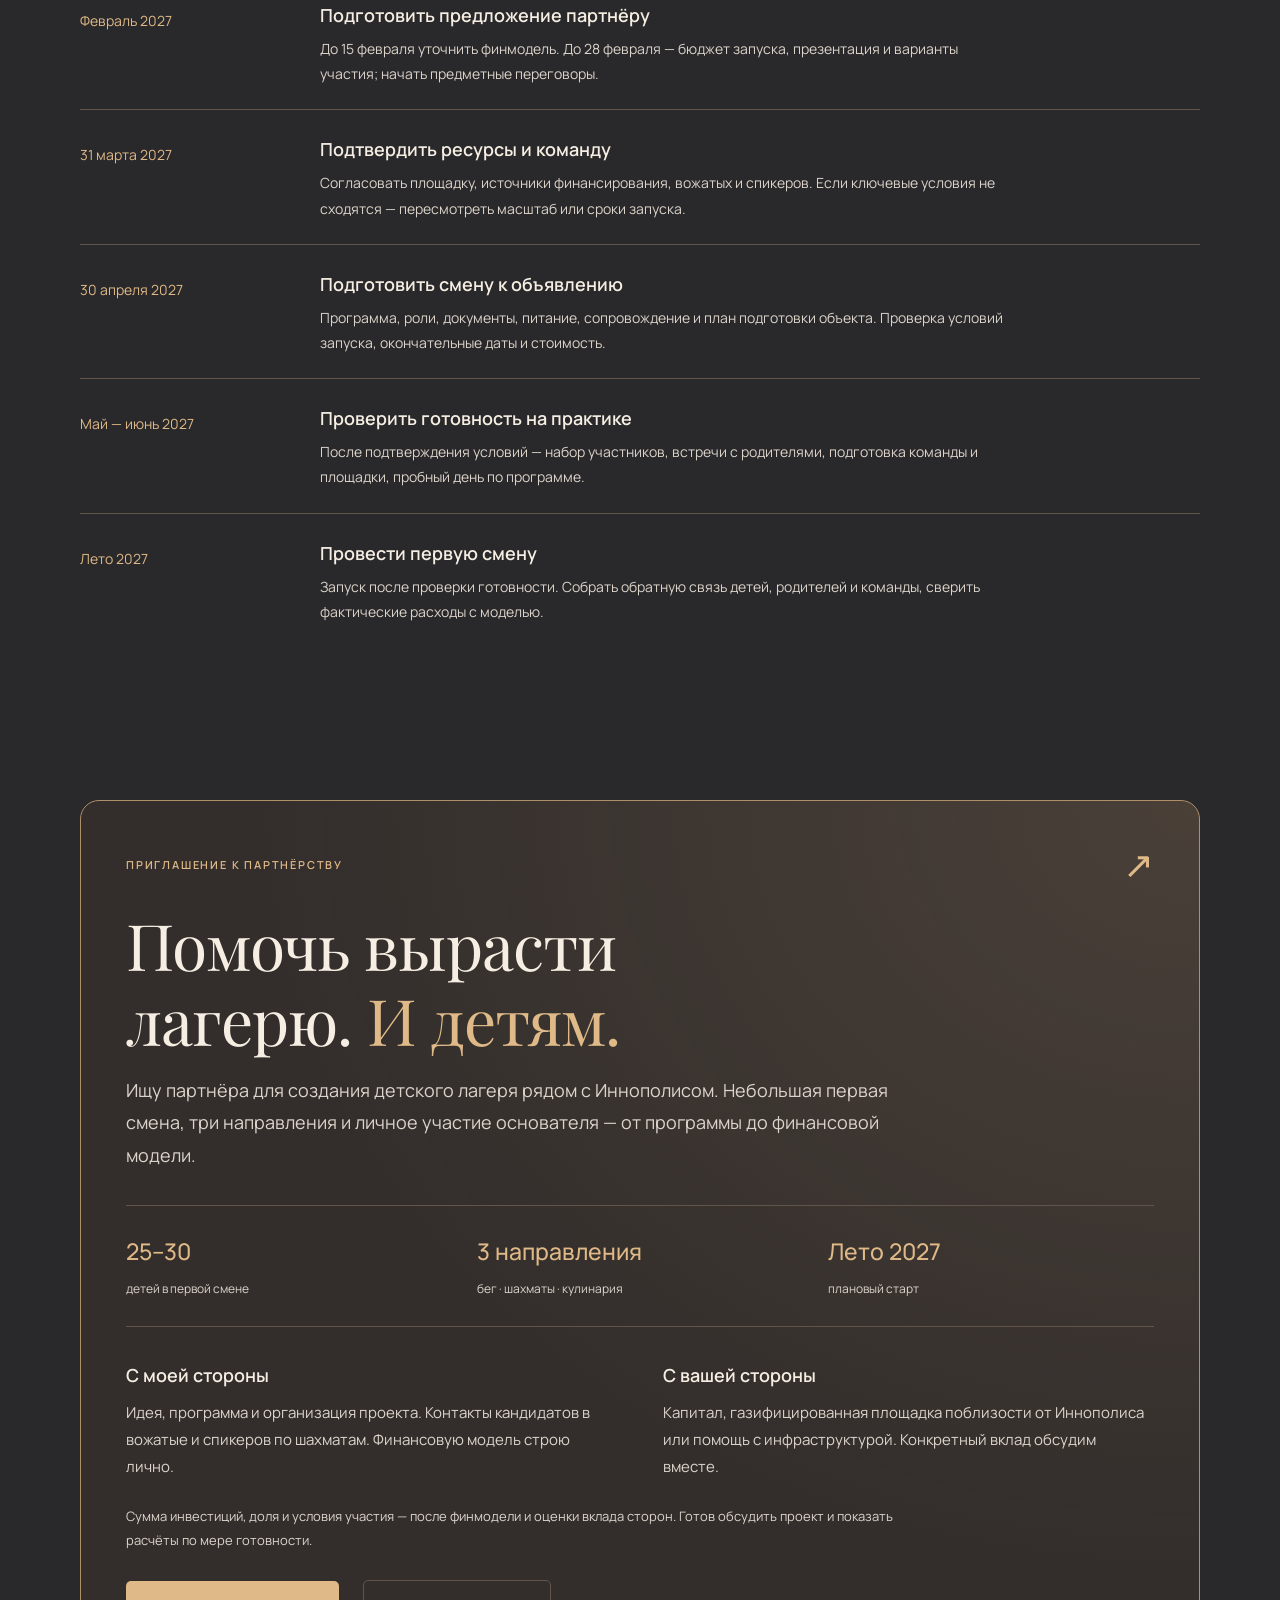
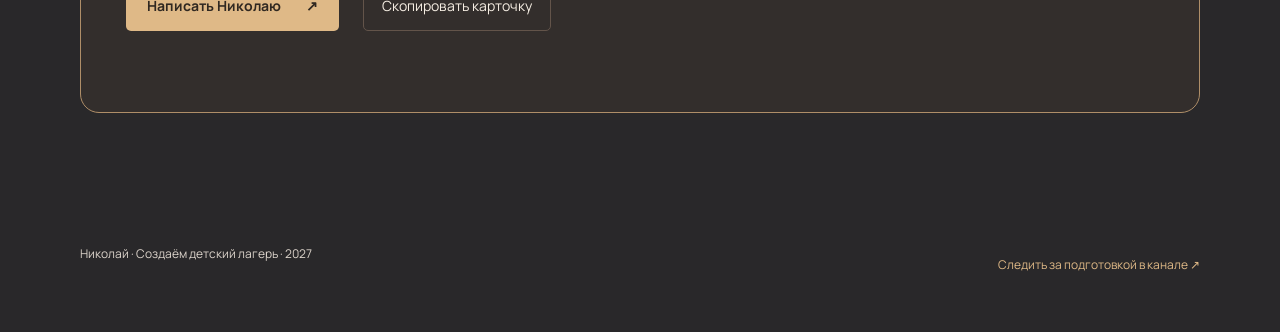
<file: camp.html>
<!doctype html>
<html lang="ru">
<head>
<meta charset="UTF-8"><meta name="viewport" content="width=device-width,initial-scale=1,viewport-fit=cover">
<meta name="theme-color" content="#29282a"><meta name="description" content="Создаём детский лагерь рядом с Иннополисом: бег, шахматы и кулинария. Идеи, команда, план подготовки к лету 2027 года и приглашение партнёрам.">
<title>Создаём детский лагерь · 2027 — Николай</title>
<link href="https://fonts.googleapis.com/css2?family=Manrope:wght@400;500;600;700;800&family=Playfair+Display:wght@400;500;600&display=swap" rel="stylesheet">
<link rel="stylesheet" href="style.css"><link rel="stylesheet" href="camp.css?v=camp19">
</head>
<body class="camp-project">
<!-- Yandex.Metrika counter -->
<script type="text/javascript">
    (function(m,e,t,r,i,k,a){
        m[i]=m[i]||function(){(m[i].a=m[i].a||[]).push(arguments)};
        m[i].l=1*new Date();
        for (var j = 0; j < document.scripts.length; j++) {if (document.scripts[j].src === r) { return; }}
        k=e.createElement(t),a=e.getElementsByTagName(t)[0],k.async=1,k.src=r,a.parentNode.insertBefore(k,a)
    })(window, document,'script','https://mc.yandex.ru/metrika/tag.js?id=114309298', 'ym');

    ym(114309298, 'init', {ssr:true, clickmap:true, referrer: document.referrer, url: location.href, accurateTrackBounce:true, trackLinks:true});
</script>
<noscript><div><img src="https://mc.yandex.ru/watch/114309298" style="position:absolute; left:-9999px;" alt="" /></div></noscript>
<!-- /Yandex.Metrika counter -->

<a class="skip-link" href="#main">К содержимому</a>
<header class="camp-header"><div class="camp-shell"><a href="index.html#camp">← На главную</a><a href="#partnership" class="camp-header-link">Стать партнёром <span aria-hidden="true">↗</span></a></div></header>
<main id="main" class="camp-shell">
<section class="camp-hero" aria-labelledby="camp-title">
<div><p class="camp-kicker">Иннополис · Татарстан / Лето 2027</p><h1 id="camp-title">Место, где ребёнок<br>открывает: <em>«Я могу».</em></h1><p class="camp-lead">Создаю детский лагерь с бегом, шахматами и кулинарией. Чтобы дети узнавали возможности своего тела, учились думать самостоятельно и заботиться о тех, кто рядом.</p><div class="camp-actions"><a class="camp-button" href="#plan">Смотреть план <span aria-hidden="true">↓</span></a><a class="camp-text-link" href="#partnership">Обсудить участие ↗</a></div></div>
<aside class="camp-passport"><p class="camp-kicker">Первая смена / Замысел</p><dl><div><dt>Участники</dt><dd>25–30 <small>детей</small></dd></div><div><dt>Команда</dt><dd>4 вожатых + я</dd></div><div><dt>Место</dt><dd>Рядом с Иннополисом</dd></div><div><dt>Ориентир запуска</dt><dd>Лето 2027</dd></div></dl><p class="camp-footnote">Проект в подготовке. Площадка, возраст детей, длительность и даты смены ещё не утверждены.</p></aside>
</section>
<nav class="camp-section-nav" aria-label="Разделы проекта"><a href="#ideas">Пять задач</a><a href="#plan">План и сроки</a><a href="#partnership">Партнёрам</a></nav>
<section class="camp-section" aria-labelledby="foundation-title"><div class="camp-section-heading"><p class="camp-kicker">Уже есть основа</p><h2 id="foundation-title">Идея моя. Делаем вместе.</h2></div><div class="camp-foundation"><article><span>01 / Люди</span><h3>Кандидаты в вожатые</h3><p>Есть люди, с которыми хочу собрать команду. Следующий шаг — обсудить роли, занятость и подготовку к смене.</p></article><article><span>02 / Программа</span><h3>Спикеры по шахматам</h3><p>Есть контакты специалистов. Нужно согласовать формат занятий, расписание и условия участия.</p></article><article><span>03 / Экономика</span><h3>Финмодель строю сам</h3><p>Расчёты веду лично: от затрат первой смены до необходимого финансирования и условий партнёрства.</p></article></div></section>
<section id="ideas" class="camp-section" aria-labelledby="ideas-title"><div class="camp-section-heading"><p class="camp-kicker">Пять задач до запуска</p><h2 id="ideas-title">От замысла к месту встречи.</h2><p>Рабочая структура проекта. В каждом направлении — следующий шаг и результат, к которому иду.</p></div>
<div class="camp-worklist">
<details open><summary><span class="camp-task-number">01</span><span>Локация: арендовать или строить<small>Поиск / решение до 31 января 2027</small></span><span class="camp-expand" aria-hidden="true">+</span></summary><div class="camp-task-body"><p>Живу в Иннополисе, поэтому ищу место поблизости: чтобы можно было регулярно приезжать, готовить площадку и быть рядом с командой. Рассматриваю готовую базу в аренду и участок под собственную площадку — в том числе в СНТ или похожем формате, если он подходит для лагеря.</p><ul><li><strong>Обязательный критерий:</strong> газифицированное место; наличие подключения и его условия проверяем по документам.</li><li><strong>Для сравнения:</strong> подъезд, вода, электричество, канализация, помещения для проживания и кухни, пространство для занятий и бега.</li><li><strong>Перед выбором:</strong> проверить назначение земли, допустимость детского лагеря, состояние объекта и требования к его работе. Сам по себе статус СНТ не означает, что площадка подходит.</li></ul><p class="camp-result"><strong>Результат:</strong> список из 5–7 вариантов, осмотр 2–3 лучших и сравнение стоимости аренды, адаптации и строительства. Для старта летом 2027 сначала проверяю готовые площадки; строительство рассматриваю отдельно по реальным срокам и бюджету.</p></div></details>
<details><summary><span class="camp-task-number">02</span><span>Первая смена: 25–30 детей<small>Концепция / до 30 ноября 2026</small></span><span class="camp-expand" aria-hidden="true">+</span></summary><div class="camp-task-body"><p>Хочу начать с небольшой группы, где каждому ребёнку хватает внимания. Три опоры программы — бег, шахматы и самостоятельная готовка.</p><ul><li>Выбрать возраст детей, длительность смены и формат проживания.</li><li>Составить ритм дня: движение, занятия, отдых и совместные дела.</li><li>Проверить вместимость выбранного места и посчитать сценарии на 25 и 30 участников.</li></ul><p class="camp-result"><strong>Результат:</strong> описание первой смены, пример дня и понятный список того, что входит в участие.</p></div></details>
<details><summary><span class="camp-task-number">03</span><span>Команда: четыре вожатых и я<small>Кандидаты есть / состав до 31 марта 2027</small></span><span class="camp-expand" aria-hidden="true">+</span></summary><div class="camp-task-body"><p>Кандидаты в вожатые и спикеры по шахматам уже есть. Теперь нужно договориться о конкретном участии и распределить ответственность.</p><ul><li>Обсудить с кандидатами даты, опыт, роли, оплату и подготовку.</li><li>Согласовать со спикерами шахматную программу и график занятий.</li><li>Распределить организацию, питание, сопровождение детей и другие необходимые функции; проверить, какие специалисты нужны дополнительно.</li></ul><p class="camp-result"><strong>Соотношение 1:6 — мой рабочий ориентир.</strong> На 30 детей нужны пять взрослых, ведущих группы. При составе «четыре вожатых + я» мне нужно вести пятую группу либо пригласить пятого вожатого. Организационную нагрузку и окончательный состав проверю отдельно.</p></div></details>
<details><summary><span class="camp-task-number">04</span><span>Инвестиции и участие в проекте<small>Подготовка предложения / до 28 февраля 2027</small></span><span class="camp-expand" aria-hidden="true">+</span></summary><div class="camp-task-body"><p>Ищу партнёра, которому близка идея лагеря и интересно участвовать в его создании. Вкладом может стать финансирование, подходящая площадка или инфраструктура.</p><ul><li>После предварительной финмодели определить объём средств и конкретные статьи, на которые они нужны.</li><li>Подготовить презентацию: идея, первая смена, площадка, команда, бюджет и этапы запуска.</li><li>Обсудить вклад каждой стороны, роли, принятие решений и условия выхода из партнёрства.</li></ul><p class="camp-result"><strong>Результат:</strong> предметное предложение и переговоры с партнёрами. Размер доли и финансовые условия определим после расчётов и оценки вклада; сейчас они не зафиксированы.</p><a class="camp-text-link" href="#partnership">Открыть карточку партнёрства ↗</a></div></details>
<details><summary><span class="camp-task-number">05</span><span>Финансовая модель<small>В работе · Николай / первая версия до 20 декабря 2026</small></span><span class="camp-expand" aria-hidden="true">+</span></summary><div class="camp-task-body"><p>Финмодель строю сам. Сначала считаю первую смену, затем сравниваю аренду готового объекта и создание собственной площадки.</p><ul><li>Доходы: число участников, длительность смены и варианты стоимости участия.</li><li>Расходы: аренда или строительство, подготовка места, команда, питание, оборудование, транспорт, оформление и резерв.</li><li>Сценарии: 25 и 30 участников, разная загрузка, изменение затрат и сроков.</li><li>Отдельно: потребность в финансировании, движение денег по месяцам, точка безубыточности и чувствительность расчётов.</li></ul><p class="camp-result"><strong>Результат:</strong> первая модель до 20 декабря; уточнение после выбора площадки — до 15 февраля 2027. До готовности расчётов не фиксирую цену, сумму инвестиций и долю.</p></div></details>
</div></section>
<section id="plan" class="camp-section" aria-labelledby="plan-title"><div class="camp-section-heading"><p class="camp-kicker">Дорожная карта / 2026 → 2027</p><h2 id="plan-title">Что и к какому сроку.</h2><p>Предлагаемые плановые сроки. Это ориентиры подготовки; дата открытия зависит от площадки, команды, финансирования и готовности к работе с детьми.</p></div>
<ol class="camp-timeline">
<li><time datetime="2026-11-30">30 ноября 2026</time><div><h3>Зафиксировать формат</h3><p>Возраст, длительность, проживание, 25–30 участников. Подготовить требования к месту и начать разговоры с командой.</p></div></li>
<li><time datetime="2026-12-20">20 декабря 2026</time><div><h3>Собрать первые цифры и варианты</h3><p>Первая версия моей финмодели, 5–7 площадок для сравнения, предварительная программа смены.</p></div></li>
<li><time datetime="2027-01-31">31 января 2027</time><div><h3>Выбрать путь: аренда или строительство</h3><p>Осмотры, проверка документов и коммуникаций, сметы. Решение, на какой площадке реально готовить первую смену.</p></div></li>
<li><time datetime="2027-02-28">Февраль 2027</time><div><h3>Подготовить предложение партнёру</h3><p>До 15 февраля уточнить финмодель. До 28 февраля — бюджет запуска, презентация и варианты участия; начать предметные переговоры.</p></div></li>
<li><time datetime="2027-03-31">31 марта 2027</time><div><h3>Подтвердить ресурсы и команду</h3><p>Согласовать площадку, источники финансирования, вожатых и спикеров. Если ключевые условия не сходятся — пересмотреть масштаб или сроки запуска.</p></div></li>
<li><time datetime="2027-04-30">30 апреля 2027</time><div><h3>Подготовить смену к объявлению</h3><p>Программа, роли, документы, питание, сопровождение и план подготовки объекта. Проверка условий запуска, окончательные даты и стоимость.</p></div></li>
<li><time datetime="2027-05-31">Май — июнь 2027</time><div><h3>Проверить готовность на практике</h3><p>После подтверждения условий — набор участников, встречи с родителями, подготовка команды и площадки, пробный день по программе.</p></div></li>
<li><span class="camp-launch-date">Лето 2027</span><div><h3>Провести первую смену</h3><p>Запуск после проверки готовности. Собрать обратную связь детей, родителей и команды, сверить фактические расходы с моделью.</p></div></li>
</ol></section>
<section id="partnership" class="camp-section" aria-labelledby="partner-title"><article class="camp-investor"><div class="camp-investor-top"><span class="camp-kicker">Приглашение к партнёрству</span><span class="camp-investor-mark" aria-hidden="true">↗</span></div><h2 id="partner-title">Помочь вырасти<br>лагерю. <em>И детям.</em></h2><p class="camp-investor-lead">Ищу партнёра для создания детского лагеря рядом с Иннополисом. Небольшая первая смена, три направления и личное участие основателя — от программы до финансовой модели.</p><div class="camp-investor-facts"><div><strong>25–30</strong><span>детей в первой смене</span></div><div><strong>3 направления</strong><span>бег · шахматы · кулинария</span></div><div><strong>Лето 2027</strong><span>плановый старт</span></div></div><div class="camp-partner-columns"><div><h3>С моей стороны</h3><p>Идея, программа и организация проекта. Контакты кандидатов в вожатые и спикеров по шахматам. Финансовую модель строю лично.</p></div><div><h3>С вашей стороны</h3><p>Капитал, газифицированная площадка поблизости от Иннополиса или помощь с инфраструктурой. Конкретный вклад обсудим вместе.</p></div></div><p class="camp-partner-terms">Сумма инвестиций, доля и условия участия — после финмодели и оценки вклада сторон. Готов обсудить проект и показать расчёты по мере готовности.</p><div class="camp-actions"><a class="camp-button" href="https://t.me/RunAndBreathe" target="_blank" rel="noopener noreferrer">Написать Николаю <span aria-hidden="true">↗</span></a><button class="camp-copy" id="copy-camp" type="button">Скопировать карточку</button></div><p class="camp-copy-status" id="copy-status" role="status" aria-live="polite"></p><details class="camp-copy-fallback" id="copy-fallback" hidden><summary>Текст карточки для отправки</summary><textarea id="camp-pitch" readonly aria-label="Карточка проекта для копирования">Создаю детский лагерь рядом с Иннополисом, Татарстан.

Первая смена: 25–30 детей. Бег, шахматы и кулинария — три практики самостоятельности и заботы о близких. Плановый запуск — лето 2027 года.

Кандидаты в вожатые и спикеры по шахматам есть. Финмодель строю лично. Ищу партнёра: финансирование, газифицированная площадка или инфраструктура. Сумму инвестиций, долю и роли обсудим после расчётов и оценки вклада.

Николай: https://t.me/RunAndBreathe
Проект: https://nvdemin073.github.io/run_chess_med/camp.html#partnership</textarea></details></article></section>
<footer class="camp-footer"><p>Николай · Создаём детский лагерь · 2027</p><a href="https://t.me/run_and_breathe" target="_blank" rel="noopener noreferrer">Следить за подготовкой в канале ↗</a></footer>
</main><script src="camp.js?v=camp19"></script>
</body></html>
</file>
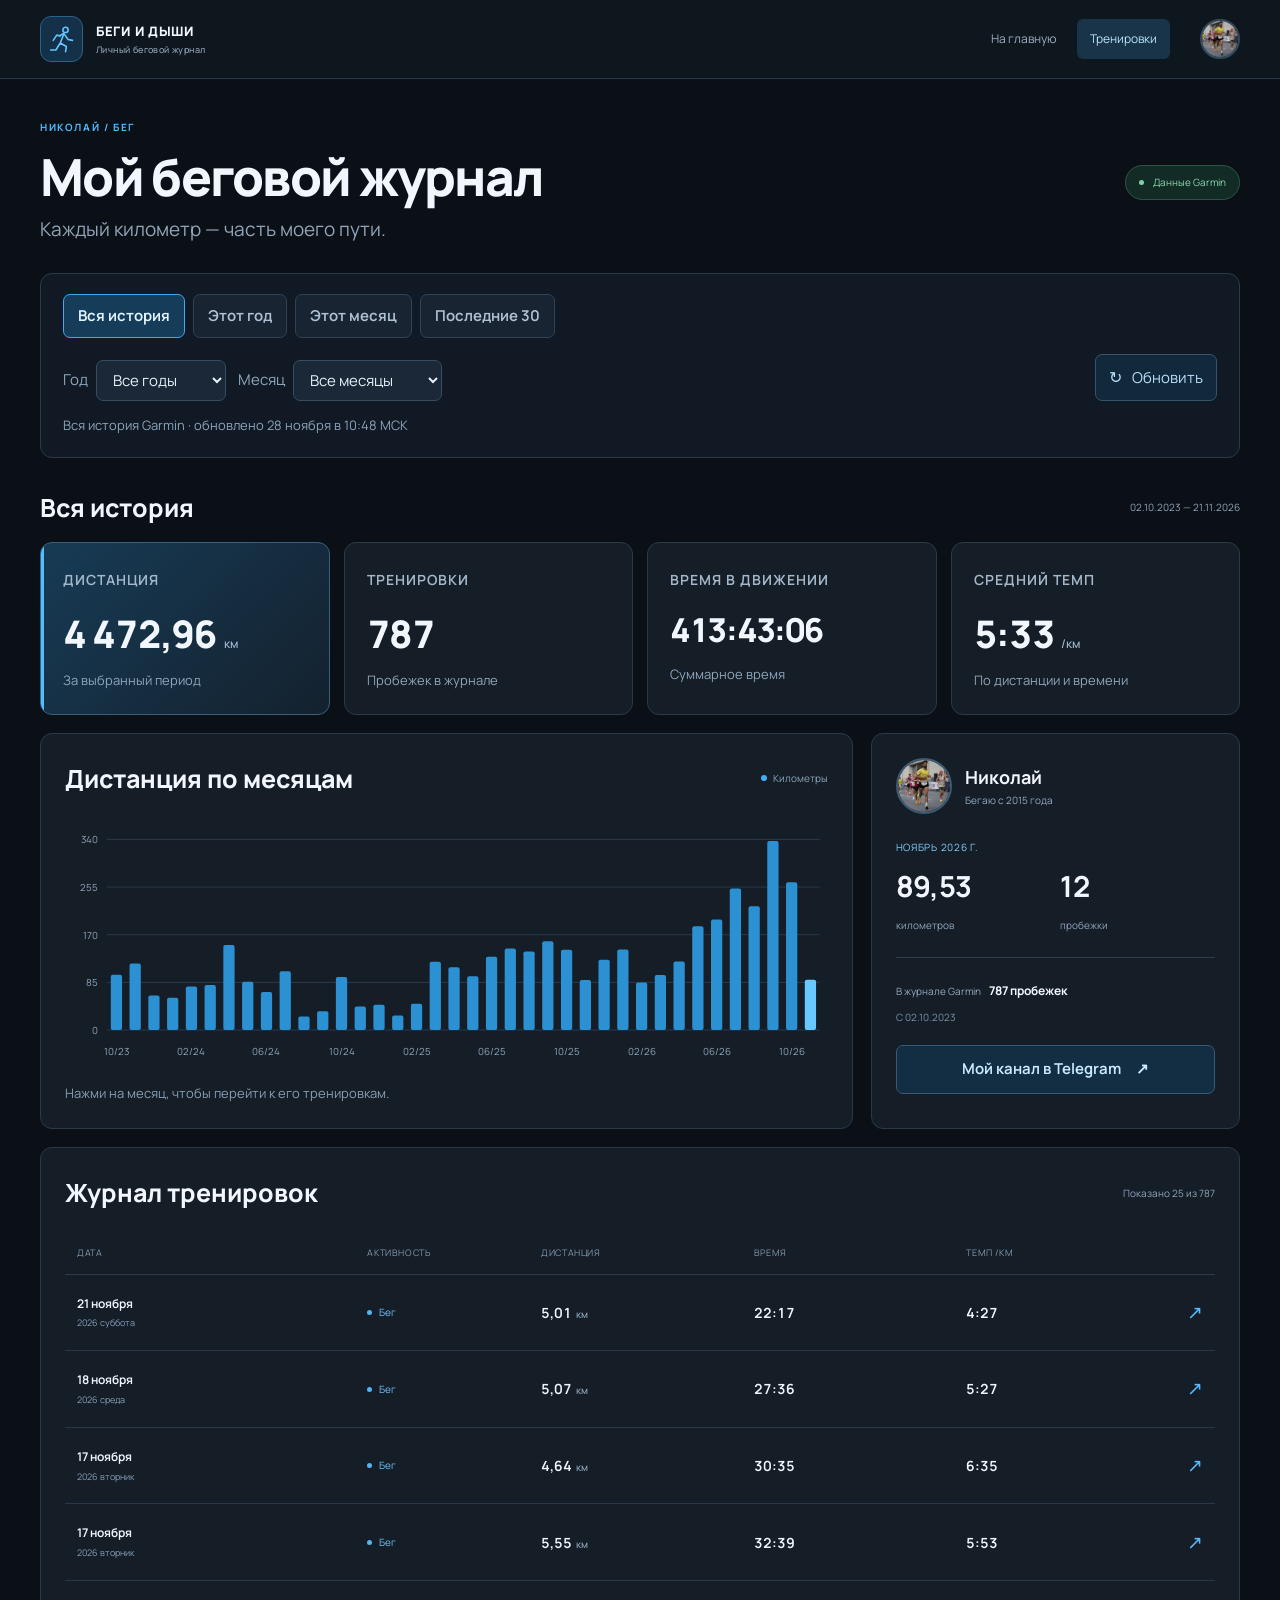
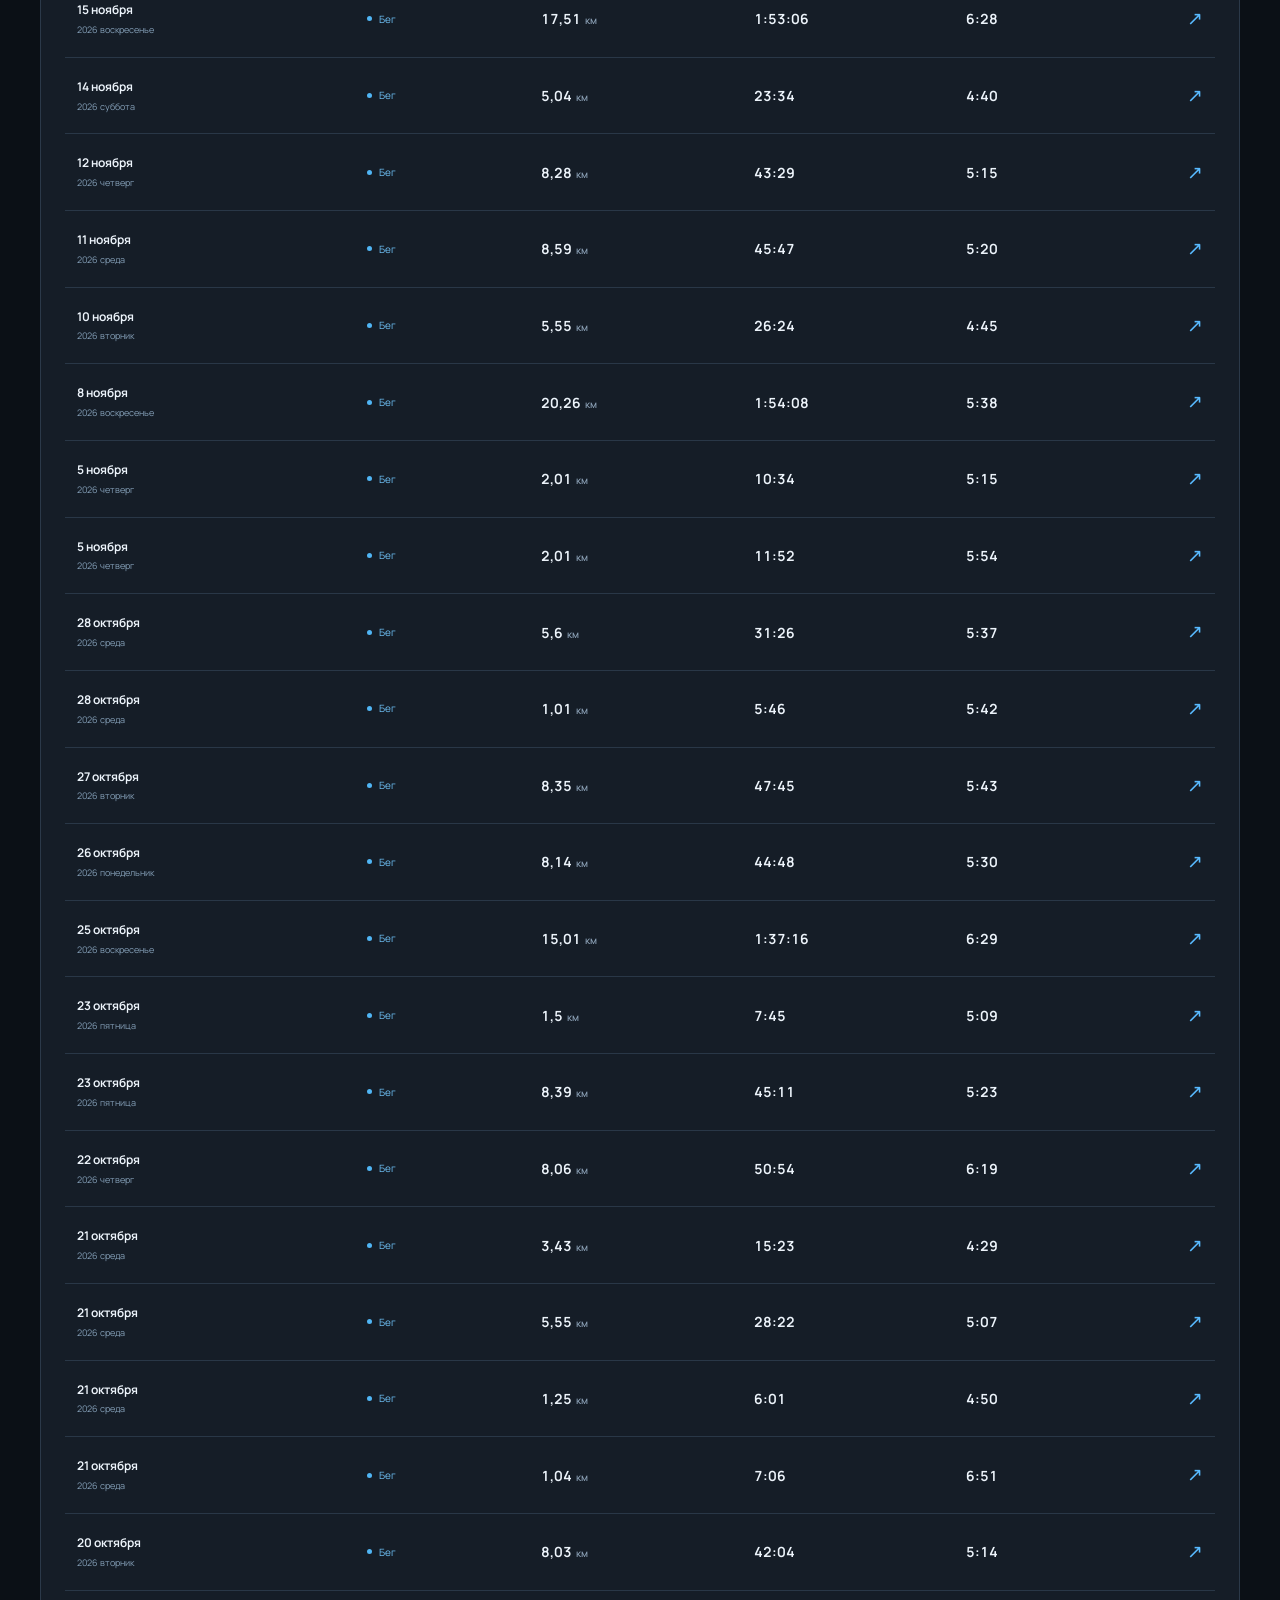
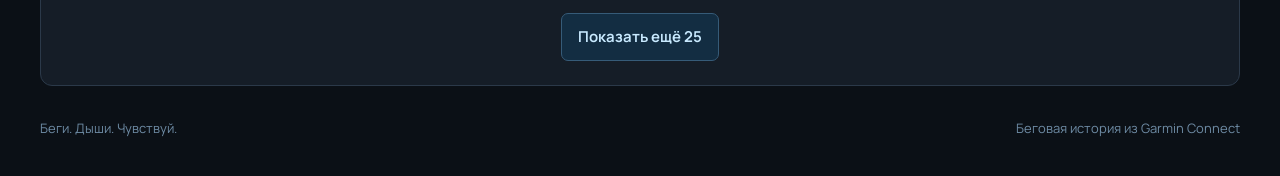
<file: runs.html>
<!doctype html><html lang="ru"><head><meta charset="utf-8"><meta name="viewport" content="width=device-width,initial-scale=1,viewport-fit=cover"><meta name="theme-color" content="#0b1016"><meta name="description" content="История пробежек Николая: дистанция, время, темп и тренировки из Garmin Connect."><title>Мои тренировки — Беги и Дыши</title><link href="https://fonts.googleapis.com/css2?family=Manrope:wght@400;500;600;700;800&display=swap" rel="stylesheet"><link rel="stylesheet" href="connect-dashboard.css"><style id="journal-readable-type">body{font-size:17px;line-height:1.65}.dashboard-heading h1{font-size:clamp(36px,4vw,56px);font-weight:800;line-height:1.15}.heading-sub{font-size:19px}.panel-heading h2,.selection-heading h2{font-size:25px;font-weight:750}.filter-panel button,.filter-panel select,.filter-panel label,.secondary-button,.primary-button{font-size:15px}.sync-status,.panel-note,.dashboard-footer,.dash-metric p{font-size:13px}.activity-list{font-size:16px}.dash-metric>span{font-size:14px}@media(max-width:800px){body{font-size:16px}.dashboard-heading h1{font-size:34px}.heading-sub{font-size:17px}.panel-heading h2,.selection-heading h2{font-size:21px}.filter-panel button,.filter-panel select,.filter-panel label{font-size:14px}.activity-list{font-size:15px}}</style></head>
<body>
<!-- Yandex.Metrika counter -->
<script type="text/javascript">
    (function(m,e,t,r,i,k,a){
        m[i]=m[i]||function(){(m[i].a=m[i].a||[]).push(arguments)};
        m[i].l=1*new Date();
        for (var j = 0; j < document.scripts.length; j++) {if (document.scripts[j].src === r) { return; }}
        k=e.createElement(t),a=e.getElementsByTagName(t)[0],k.async=1,k.src=r,a.parentNode.insertBefore(k,a)
    })(window, document,'script','https://mc.yandex.ru/metrika/tag.js?id=114309298', 'ym');

    ym(114309298, 'init', {ssr:true, clickmap:true, referrer: document.referrer, url: location.href, accurateTrackBounce:true, trackLinks:true});
</script>
<noscript><div><img src="https://mc.yandex.ru/watch/114309298" style="position:absolute; left:-9999px;" alt="" /></div></noscript>
<!-- /Yandex.Metrika counter -->
<a class="skip-link" href="#main">К содержимому</a><header class="connect-header"><div class="dash-shell header-row"><a class="dash-brand" href="index.html"><span class="runner-mark" aria-hidden="true"><svg viewBox="0 0 32 32" fill="none" stroke="currentColor" stroke-width="1.8" stroke-linecap="round" stroke-linejoin="round"><circle cx="20" cy="5" r="3"/><path d="m13 12 5-3 5 7 5 1M18 10l-4 10 7 4-1 6M14 20l-5 8H3M14 12l-4-1-4 6"/></svg></span><span>БЕГИ И ДЫШИ<small>Личный беговой журнал</small></span></a><nav aria-label="Навигация"><a href="index.html">На главную</a><a class="nav-current" href="#journal">Тренировки</a></nav><a href="https://t.me/run_and_breathe" class="header-avatar" target="_blank" rel="noopener noreferrer" aria-label="Канал Николая в Telegram"><img src="images/run-race-2026.jpg" alt="" width="40" height="40"></a></div></header>
<main id="main" class="dash-shell"><div class="dashboard-heading"><div><p class="eyebrow">НИКОЛАЙ / БЕГ</p><h1>Мой беговой журнал</h1><p class="heading-sub">Каждый километр — часть моего пути.</p></div><span class="data-badge"><span></span> Данные Garmin</span></div>
<section class="filter-panel" aria-label="Период тренировок"><div class="range-chips" role="group" aria-label="Быстрый выбор периода"><button data-scope="all" aria-pressed="true">Вся история</button><button data-scope="year" aria-pressed="false">Этот год</button><button data-scope="month" aria-pressed="false">Этот месяц</button><button data-scope="recent" aria-pressed="false">Последние 30</button></div><div class="filter-row"><div class="select-pair"><label for="runs-year">Год<select id="runs-year" disabled><option value="all">Все годы</option></select></label><label for="runs-month">Месяц<select id="runs-month" disabled><option value="all">Все месяцы</option></select></label></div><button class="refresh-button" id="refresh-data" type="button" aria-label="Обновить данные тренировок"><span aria-hidden="true">↻</span> Обновить</button></div><p id="runs-status" class="sync-status" role="status" aria-live="polite">Загружаю историю Garmin…</p></section>
<div class="selection-heading"><h2 id="selection-title">Вся история</h2><span id="selection-dates"></span></div>
<section class="dash-metrics" aria-label="Статистика выбранного периода"><article class="dash-metric accent"><span>Дистанция</span><strong><span id="runs-distance">—</span><small>км</small></strong><p>За выбранный период</p></article><article class="dash-metric"><span>Тренировки</span><strong id="runs-count">—</strong><p>Пробежек в журнале</p></article><article class="dash-metric"><span>Время в движении</span><strong id="runs-time">—</strong><p>Суммарное время</p></article><article class="dash-metric"><span>Средний темп</span><strong><span id="runs-pace">—</span><small>/км</small></strong><p>По дистанции и времени</p></article></section>
<div class="dashboard-grid"><section class="dash-panel chart-panel" aria-labelledby="chart-title"><div class="panel-heading"><h2 id="chart-title">Дистанция по месяцам</h2><span class="chart-legend"><i></i> Километры</span></div><div id="runs-chart" class="chart-container"></div><p class="panel-note" id="chart-note">Выбери месяц на графике, чтобы увидеть тренировки.</p></section><aside class="dash-panel profile-panel"><div class="athlete"><img src="images/run-race-2026.jpg" alt="Николай на забеге" width="56" height="56"><div><h2>Николай</h2><p>Бегаю с 2015 года</p></div></div><p class="mini-label" id="current-month">Этот месяц</p><div class="month-values"><div><strong id="month-distance">—</strong><span>километров</span></div><div><strong id="month-count">—</strong><span>пробежки</span></div></div><div class="profile-history"><span>В журнале Garmin</span><strong id="all-history-count">—</strong><p id="history-since">Загружаю историю…</p></div><a class="secondary-button" href="https://t.me/run_and_breathe" target="_blank" rel="noopener noreferrer">Мой канал в Telegram <span aria-hidden="true">↗</span></a></aside></div>
<section id="journal" class="dash-panel journal-panel" aria-labelledby="journal-title"><div class="panel-heading"><h2 id="journal-title">Журнал тренировок</h2><span id="training-count"></span></div><div class="activity-table-head" aria-hidden="true"><span>Дата</span><span>Активность</span><span>Дистанция</span><span>Время</span><span>Темп /км</span><span></span></div><div id="runs-list" class="activity-list"><p class="empty-state">Загружаю тренировки…</p></div><button id="runs-more" type="button" class="secondary-button more-button" hidden>Показать ещё 25</button></section>
<p class="dashboard-footer">Беги. Дыши. Чувствуй.<span>Беговая история из Garmin Connect</span></p></main>
<dialog id="run-dialog" class="run-dialog" aria-labelledby="run-dialog-title"><button type="button" class="dialog-close" aria-label="Закрыть тренировку">×</button><p class="eyebrow">ГАРМИН / БЕГ</p><h2 id="run-dialog-title">Пробежка</h2><p id="run-dialog-date" class="heading-sub"></p><div class="dialog-values"><div><span>Дистанция</span><strong id="detail-distance"></strong></div><div><span>Время</span><strong id="detail-time"></strong></div><div><span>Темп</span><strong id="detail-pace"></strong></div></div><a id="detail-garmin" class="primary-button" target="_blank" rel="noopener noreferrer">Открыть тренировку в Garmin <span aria-hidden="true">↗</span></a></dialog>
<script src="garmin-data.js"></script><script src="runs.js"></script></body></html>
</file>
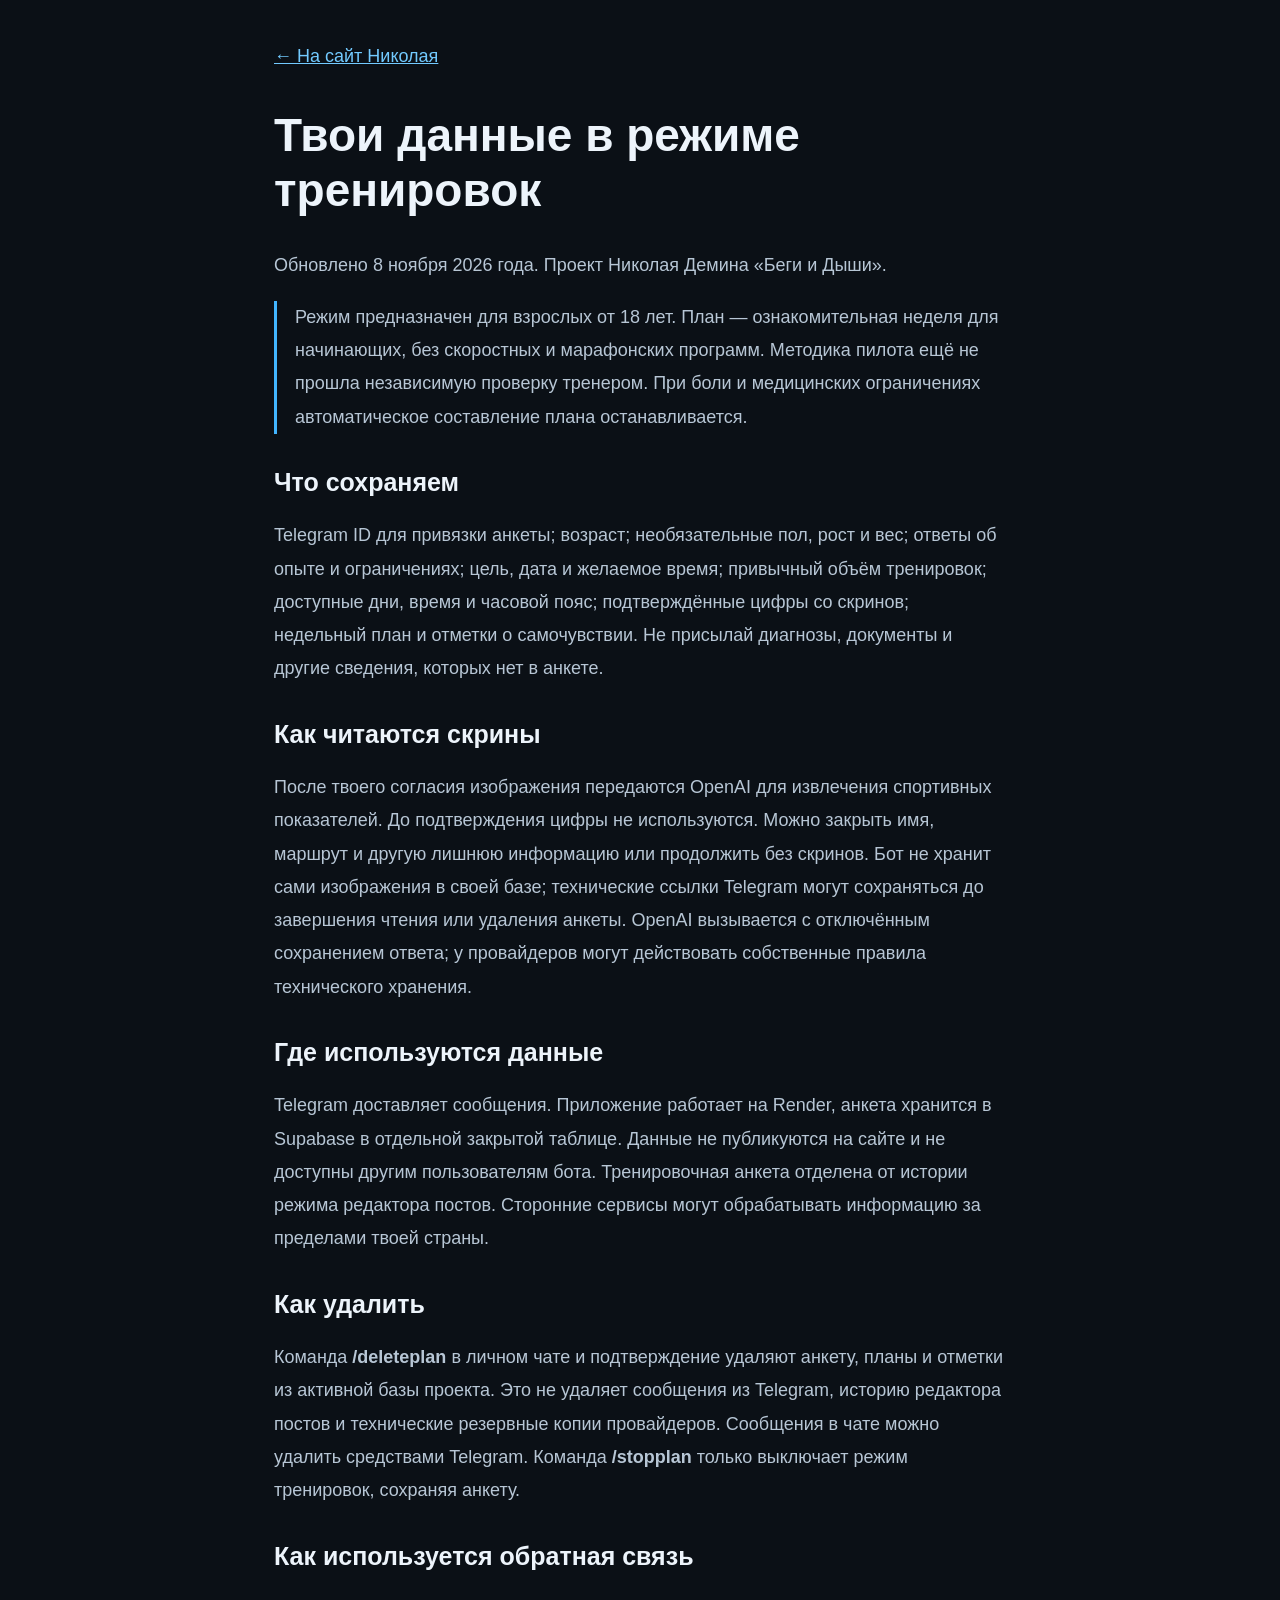
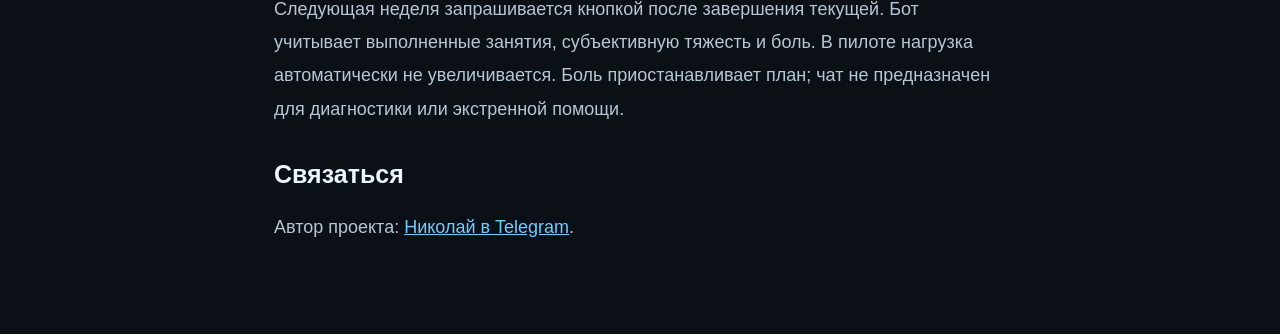
<file: training-privacy.html>
<!doctype html>
<html lang="ru"><head><meta charset="utf-8"><meta name="viewport" content="width=device-width,initial-scale=1"><meta name="theme-color" content="#0b1016"><title>Данные тренировочного бота — Беги и Дыши</title><style>*{box-sizing:border-box}body{margin:0;background:#0b1016;color:#edf4fb;font:16px/1.8 Arial,sans-serif}main{max-width:780px;margin:auto;padding:40px 24px 72px}a{color:#72caff}h1{font-size:clamp(28px,6vw,42px);line-height:1.2;margin-top:35px}h2{font-size:22px;margin-top:32px}p,li{color:#b7c6d5}.note{border-left:3px solid #42b5ff;padding-left:18px}a:focus-visible{outline:2px solid #72caff;outline-offset:5px}</style><style id="privacy-readable-type">body{font-size:18px;line-height:1.85}h1{font-size:clamp(32px,4vw,46px);line-height:1.2}h2{font-size:25px;line-height:1.3}p{font-size:18px}@media(max-width:600px){body,p{font-size:16px}h1{font-size:31px}h2{font-size:22px}}</style></head><body>
<!-- Yandex.Metrika counter -->
<script type="text/javascript">
    (function(m,e,t,r,i,k,a){
        m[i]=m[i]||function(){(m[i].a=m[i].a||[]).push(arguments)};
        m[i].l=1*new Date();
        for (var j = 0; j < document.scripts.length; j++) {if (document.scripts[j].src === r) { return; }}
        k=e.createElement(t),a=e.getElementsByTagName(t)[0],k.async=1,k.src=r,a.parentNode.insertBefore(k,a)
    })(window, document,'script','https://mc.yandex.ru/metrika/tag.js?id=114309298', 'ym');

    ym(114309298, 'init', {ssr:true, clickmap:true, referrer: document.referrer, url: location.href, accurateTrackBounce:true, trackLinks:true});
</script>
<noscript><div><img src="https://mc.yandex.ru/watch/114309298" style="position:absolute; left:-9999px;" alt="" /></div></noscript>
<!-- /Yandex.Metrika counter -->
<main><a href="./">← На сайт Николая</a><h1>Твои данные в режиме тренировок</h1><p>Обновлено 8 ноября 2026 года. Проект Николая Демина «Беги и Дыши».</p><p class="note">Режим предназначен для взрослых от 18 лет. План — ознакомительная неделя для начинающих, без скоростных и марафонских программ. Методика пилота ещё не прошла независимую проверку тренером. При боли и медицинских ограничениях автоматическое составление плана останавливается.</p><h2>Что сохраняем</h2><p>Telegram ID для привязки анкеты; возраст; необязательные пол, рост и вес; ответы об опыте и ограничениях; цель, дата и желаемое время; привычный объём тренировок; доступные дни, время и часовой пояс; подтверждённые цифры со скринов; недельный план и отметки о самочувствии. Не присылай диагнозы, документы и другие сведения, которых нет в анкете.</p><h2>Как читаются скрины</h2><p>После твоего согласия изображения передаются OpenAI для извлечения спортивных показателей. До подтверждения цифры не используются. Можно закрыть имя, маршрут и другую лишнюю информацию или продолжить без скринов. Бот не хранит сами изображения в своей базе; технические ссылки Telegram могут сохраняться до завершения чтения или удаления анкеты. OpenAI вызывается с отключённым сохранением ответа; у провайдеров могут действовать собственные правила технического хранения.</p><h2>Где используются данные</h2><p>Telegram доставляет сообщения. Приложение работает на Render, анкета хранится в Supabase в отдельной закрытой таблице. Данные не публикуются на сайте и не доступны другим пользователям бота. Тренировочная анкета отделена от истории режима редактора постов. Сторонние сервисы могут обрабатывать информацию за пределами твоей страны.</p><h2>Как удалить</h2><p>Команда <strong>/deleteplan</strong> в личном чате и подтверждение удаляют анкету, планы и отметки из активной базы проекта. Это не удаляет сообщения из Telegram, историю редактора постов и технические резервные копии провайдеров. Сообщения в чате можно удалить средствами Telegram. Команда <strong>/stopplan</strong> только выключает режим тренировок, сохраняя анкету.</p><h2>Как используется обратная связь</h2><p>Следующая неделя запрашивается кнопкой после завершения текущей. Бот учитывает выполненные занятия, субъективную тяжесть и боль. В пилоте нагрузка автоматически не увеличивается. Боль приостанавливает план; чат не предназначен для диагностики или экстренной помощи.</p><h2>Связаться</h2><p>Автор проекта: <a href="https://t.me/RunAndBreathe" target="_blank" rel="noopener noreferrer">Николай в Telegram</a>.</p></main></body></html>
</file>
<file: garmin-home.css>
.connect-overview{padding-top:40px;padding-bottom:38px;border-bottom:1px solid #253342}.overview-heading{display:flex;justify-content:space-between;align-items:end;gap:20px;margin-bottom:23px}.overview-heading h2{font-size:clamp(29px,3.1vw,43px);font-weight:800;line-height:1.18;letter-spacing:-1.5px;margin-top:12px}.connect-action{display:inline-flex;gap:18px;align-items:center;font-size:13px;font-weight:700;padding:11px 15px;border:1px solid #32506b;background:#112638;border-radius:8px;white-space:nowrap}.connect-action:hover{border-color:#5dc5ff;background:#14344d}.connect-kpis{display:grid;grid-template-columns:repeat(4,minmax(0,1fr));gap:14px}.connect-kpi{padding:21px 21px 18px;background:#141d27;border:1px solid #2b3948;border-radius:12px;min-width:0;position:relative;overflow:hidden}.connect-kpi:first-child{background:linear-gradient(135deg,#153047,#14202d);border-color:#326182}.connect-kpi:first-child:before{content:'';position:absolute;left:0;top:0;bottom:0;width:3px;background:#43b8ff}.kpi-label{display:block;font:650 10px/1.6 'Manrope',Arial,sans-serif;text-transform:uppercase;letter-spacing:1px;color:#9eb0c5}.connect-kpi strong{display:flex;align-items:baseline;gap:7px;font-size:clamp(25px,2.7vw,38px);font-weight:800;line-height:1.35;letter-spacing:-1.4px;font-variant-numeric:tabular-nums;margin-top:12px;white-space:nowrap}.connect-kpi strong small{font-size:12px;letter-spacing:0;font-weight:500;color:#9ab0c5}.kpi-foot{display:block;margin-top:12px;color:#9badc0;font-size:11px;line-height:1.6}.overview-bottom{display:grid;grid-template-columns:minmax(0,1.75fr) minmax(260px,1fr);gap:14px;margin-top:14px}.overview-chart,.overview-latest{min-width:0;background:#141d27;border:1px solid #2b3948;border-radius:12px;padding:22px}.overview-panel-heading{display:flex;align-items:center;justify-content:space-between;gap:12px}.overview-panel-heading h3{font-size:15px;font-weight:700}.overview-panel-heading>span{color:#89a1b8;font-size:12px}.home-distance-chart{display:flex;align-items:end;gap:7px;height:166px;margin-top:22px;border-bottom:1px solid #344355}.home-chart-column{height:100%;flex:1;min-width:0;display:flex;flex-direction:column;align-items:center;gap:6px;font-size:9px;color:#8fa5bc}.home-chart-value{font-size:8px;opacity:0;transition:opacity .2s}.home-chart-column:hover .home-chart-value,.home-chart-column:focus-visible .home-chart-value{opacity:1;color:white}.home-chart-track{flex:1;width:100%;display:flex;align-items:end;justify-content:center}.home-chart-bar{display:block;width:65%;min-width:4px;max-width:23px;min-height:2px;background:#278cce;border-radius:3px 3px 0 0;transition:filter .2s}.home-chart-column:hover .home-chart-bar{filter:brightness(1.5)}.home-chart-column:last-child .home-chart-bar{background:#6bd0ff}.overview-hint{font-size:10px;color:#849aaf;margin-top:12px}.overview-athlete{display:flex;align-items:center;gap:11px;margin-bottom:18px}.overview-athlete img{border-radius:50%;object-fit:cover}.overview-athlete>div{display:flex;flex-direction:column;line-height:1.55}.overview-athlete strong{font-size:14px}.overview-athlete>div>span{font-size:10px;color:#9aafc3}.source-pill{margin-left:auto;border:1px solid #365067;border-radius:20px;padding:3px 8px;font-size:9px;color:#8ecfff;line-height:1.5}.latest-run-link{display:flex;flex-direction:column;position:relative;line-height:1.5}.latest-run-link>strong{font-size:33px;letter-spacing:-1px;font-weight:800;margin-top:8px}.latest-run-link>span{font-size:11px;color:#a0b2c5}.latest-run-link .latest-details{font-size:13px;color:#cdeaff;margin-top:8px}.latest-run-link .latest-open{font-size:10px;color:#58baff;margin-top:12px}.connect-updated{font-size:10px;color:#8398ae;margin-top:14px}
@media(max-width:1100px){.connect-kpi{padding:18px 14px}.overview-bottom{grid-template-columns:1.5fr 1fr}.connect-kpi strong{font-size:29px}}
@media(max-width:760px){.home-page .hero{padding-top:30px}.home-page .hero h1{letter-spacing:-1.4px}.connect-overview{padding-top:26px;padding-bottom:27px}.overview-heading{align-items:start;gap:12px}.overview-heading h2{font-size:30px;letter-spacing:-1px}.overview-heading .eyebrow{font-size:9px;letter-spacing:1px}.connect-action{padding:10px;font-size:10px;gap:8px;margin-top:4px}.connect-kpis{grid-template-columns:repeat(2,minmax(0,1fr));gap:10px}.connect-kpi{padding:17px 14px}.connect-kpi strong{font-size:30px;letter-spacing:-1px}.connect-kpi .kpi-label{font-size:9px;letter-spacing:.65px}.kpi-foot{font-size:10px;margin-top:8px}.overview-bottom{grid-template-columns:1fr}.overview-chart,.overview-latest{padding:19px}.home-distance-chart{height:140px;gap:5px}.overview-latest{display:grid;grid-template-columns:1fr 1fr;align-items:center;gap:6px 20px}.overview-athlete{grid-column:1/-1;margin-bottom:10px}.overview-latest>.kpi-label{align-self:start;margin-top:14px}.latest-run-link>strong{font-size:29px}.home-page .hero-book{background:linear-gradient(90deg,#102131,#182c3e 12px,#15222f 28px,#141e29 100%)}.home-page .mobile-menu{background:#111d29;border-color:#31475d}.home-page .mobile-menu nav{background:#111d29}.home-page .story-section{padding-block:48px}}
@media(max-width:380px){.connect-kpi strong{font-size:25px}.connect-kpi{padding:15px 11px}.overview-heading h2{font-size:27px}.connect-action{font-size:9px}.overview-heading{gap:7px}.home-chart-column{font-size:8px}.home-distance-chart{gap:3px}.overview-latest{grid-template-columns:1fr}.overview-latest>.kpi-label{margin:0}.latest-run-link>strong{font-size:29px}.latest-run-link{margin-top:-4px}.home-page .hero h1{font-size:35px}}
/* Garmin-inspired skin for the existing Body / Run / Light site. */
:root{--paper:#0b1016;--ink:#f2f7fd;--muted:#a9b7c8;--line:#2b3949;--lime:#42b5ff;color-scheme:dark}body{font-family:'Manrope',Arial,sans-serif}a{text-decoration:none}button,select{font:inherit}.header{border-bottom:1px solid var(--line)}.brand span{background:var(--lime);box-shadow:0 0 20px #42b5ff70}.nav a{color:#b7c6d5}.nav a:hover{color:#62c4ff}.hero{margin-top:22px;border-radius:14px;background:#101d29}.hero:after{background:linear-gradient(90deg,#07111cee,#0a182759 80%),linear-gradient(0deg,#08131acc,transparent 55%)}.hero-photo{opacity:.68}.hero h1{font-family:'Manrope',Arial,sans-serif;font-size:clamp(55px,7.5vw,112px);font-weight:800;letter-spacing:-.065em;line-height:1.04}.hero h1 em{font-style:normal;font-weight:800}.pill{background:#42b5ff;color:#061523;border-radius:9px}.pill:hover{background:#7dd0ff}.section h2,.social-section h2{font-family:'Manrope',Arial,sans-serif;font-weight:750;letter-spacing:-.045em}.theme h3{font-family:'Manrope',Arial,sans-serif;font-weight:700;font-size:27px}.theme{padding:25px;background:#121c27;border:1px solid var(--line);border-radius:12px}.run{background:#131e29;border:1px solid var(--line);border-radius:14px}.text-link{color:#71caff}.circle{border-color:#3a5971;background:#132331}.social[href]:hover .circle{background:#1c4664;color:white}.quote p{color:#d9e9f8}.connect-overview{margin-top:60px;line-height:1.7}.overview-heading h2{font-family:'Manrope',Arial,sans-serif;margin-bottom:0}.overview-heading .eyebrow{margin-bottom:8px;color:#67c5ff}.overview-panel-heading h3{margin:0}.live-dot{display:inline-block;width:6px;height:6px;border-radius:50%;background:#42b5ff;margin-right:6px}.connect-updated{margin-bottom:0}#home-total-distance{font-size:clamp(22px,2.5vw,36px)}.connect-kpi strong{font-variant-numeric:tabular-nums}.social.pending .circle{color:#9caebd}.signature{color:#89d1ff}@media(max-width:800px){.wrap{width:calc(100% - 32px)}.header{flex-wrap:wrap;gap:18px}.nav{gap:16px}.hero{min-height:620px}.hero h1{font-size:clamp(48px,11vw,78px)}.hero-inner{padding:46px 7%}.themes{grid-template-columns:1fr;gap:16px}.section{padding:64px 0}.theme h3{margin-top:16px}.connect-overview{margin-top:35px}.run-copy{padding:40px 24px}}@media(max-width:480px){.nav a:first-child{display:inline}.nav{width:100%;justify-content:space-between;gap:8px}.nav a{font-size:11px}.hero{height:auto;min-height:620px}.hero h1{font-size:clamp(48px,11vw,60px)}.intro{font-size:15px}.quote{padding:65px 6%}.overview-heading{flex-direction:column}.overview-heading h2{font-size:28px}.connect-action{align-self:start}#home-total-distance{font-size:clamp(20px,5.5vw,27px)}.connect-kpi strong small{font-size:10px}.section h2{font-size:34px}}

.hero{color:#f2f7fd}.hero .eyebrow,.hero .intro,.hero-note{color:#e4edf7}.hero h1{color:#f2f7fd}

/* Give the complete portrait more room without cropping or enlarging it as a background. */
.hero{display:grid;grid-template-columns:minmax(0,1fr) minmax(0,1.2fr);align-items:center;gap:32px;padding:32px;min-height:0;height:auto;max-height:none}
.hero-photo{grid-column:2;grid-row:1;position:static;display:block;width:100%;max-width:600px;height:auto;aspect-ratio:3/4;object-fit:contain;object-position:center;justify-self:end;opacity:1;border-radius:10px}
.hero:after{display:none}
.hero-inner{grid-column:1;grid-row:1;min-width:0;height:auto;padding:12px 0}
.hero-bottom{flex-wrap:wrap;row-gap:16px}
.hero h1{font-size:clamp(48px,6vw,88px)}
.hero h1,.hero .eyebrow,.hero .intro,.hero-note{text-shadow:none}
.nav .nav-instagram{color:#8ed7ff}
@media(max-width:800px){
 .hero{display:flex;flex-direction:column;gap:28px;padding:32px 0 0}
 .hero-inner{order:0;flex:none;width:100%;padding:0 24px}
 .hero-photo{order:1;width:100%;max-width:600px;align-self:center;border-radius:0}
 .nav{flex-wrap:wrap;row-gap:12px}
}
</file>
<file: training-section.css>
.training-section{margin-top:64px;padding:38px;border:1px solid #345572;border-radius:16px;background:linear-gradient(120deg,#142c40,#111c29 75%);display:grid;grid-template-columns:minmax(0,1.3fr) minmax(250px,.8fr);gap:36px;align-items:start}.training-section .eyebrow{color:#80cfff;margin:0 0 18px}.training-section h2{font-size:clamp(30px,4vw,49px);line-height:1.12;letter-spacing:-1.6px;margin:0 0 20px;font-weight:800}.training-section p{font-size:15px;line-height:1.85;color:#b8c8d8;margin:0 0 22px}.training-pilot{display:inline-block;margin-left:8px;padding:3px 8px;border:1px solid #50778e;border-radius:20px;font-size:9px;letter-spacing:.5px;vertical-align:middle;color:#b5dcf5}.training-cta{display:inline-flex;align-items:center;justify-content:space-between;gap:15px;max-width:100%;padding:16px 20px;background:#42b5ff;color:#061523;border-radius:9px;font-size:14px;font-weight:800;text-decoration:none}.training-cta:hover{background:#7dd0ff}.training-cta:focus-visible{outline:3px solid #b9e5ff;outline-offset:5px}.training-section .training-scope{font-size:12px;line-height:1.75;margin:16px 0 0;color:#9fb5c8}.training-steps{list-style:none;counter-reset:training;margin:0;padding:0;display:grid;gap:20px}.training-steps li{counter-increment:training;position:relative;padding-left:37px;font-size:13px;line-height:1.75;color:#a8bed1}.training-steps li:before{content:'0' counter(training);position:absolute;left:0;top:0;color:#6ac4ff;font-size:11px;font-weight:800}.training-steps strong{display:block;color:#edf7ff;font-size:15px;margin-bottom:3px}.training-section .training-privacy{display:inline-block;margin-top:24px;font-size:12px;color:#81caed;text-decoration:underline;text-underline-offset:4px}@media(max-width:800px){.training-section{grid-template-columns:1fr;padding:28px 24px;gap:28px;margin-top:40px}.training-section h2{font-size:34px}.training-cta{width:100%}.training-section p{font-size:15px}.training-steps{gap:17px}}@media(prefers-reduced-motion:reduce){.training-cta{transition:none}}
</file>
<file: style.css>
:root{--bg-dark:#242326;--bg-card:#2b292a;--text-primary:#f2e9dd;--text-secondary:#cec3b7;--gold:#d6ad7a;--accent:#d6ad7a;--border:#51473f;--cream:#eee1cd;--ink:#39302a;--body-font:'Manrope',Arial,sans-serif;--display-font:'Playfair Display',Georgia,serif}
*{box-sizing:border-box}html{scroll-behavior:smooth;scroll-padding-top:100px}body{margin:0;background:var(--bg-dark);color:var(--text-primary);font-family:var(--body-font);font-size:16px;line-height:1.7;-webkit-font-smoothing:antialiased}button,input,textarea,select{font:inherit}button,a{-webkit-tap-highlight-color:transparent}a{color:inherit;text-decoration:none}button{cursor:pointer}img{display:block;max-width:100%}figure,p,h1,h2,h3{margin:0}h1,h2,h3{font-weight:400}em{font-weight:400}::selection{background:var(--gold);color:var(--bg-dark)}:focus-visible{outline:3px solid var(--gold);outline-offset:5px}.page-shell{width:min(1200px,calc(100% - 96px));margin-inline:auto}.skip-link{position:fixed;top:8px;left:16px;background:var(--gold);color:var(--bg-dark);padding:12px;z-index:100;transform:translateY(-160%)}.skip-link:focus{transform:translateY(0)}
/* Тёплый графит, кофейные оттенки и мягкое золото. */
.site-header{position:sticky;top:0;z-index:20;background:rgba(41,40,42,.95);border-bottom:1px solid rgba(205,194,181,.15);backdrop-filter:blur(16px)}.header-inner{width:min(1320px,calc(100% - 64px));margin:auto;display:flex;align-items:center;justify-content:space-between;gap:24px;min-height:91px}.brand{display:inline-flex;gap:12px;align-items:center;line-height:1.2;font-size:21px;font-weight:700;letter-spacing:-.6px;flex-shrink:0}.brand-symbol{font-size:45px;line-height:1;color:var(--gold);font-weight:400}.brand small{display:block;font-size:10px;font-weight:500;letter-spacing:1.7px;text-transform:uppercase;color:var(--text-secondary);margin-top:5px}.main-nav{display:flex;gap:30px;align-items:center}.main-nav a{font-size:12px;font-weight:500;color:var(--text-secondary);padding-block:15px;position:relative;white-space:nowrap}.main-nav a:hover,.main-nav a[aria-current]{color:var(--gold)}.main-nav a[aria-current]:after{content:'';height:2px;background:var(--gold);position:absolute;bottom:4px;left:0;right:0}.header-social{font-size:12px;border:1px solid var(--border);padding:10px 16px;border-radius:30px;white-space:nowrap}.header-social span{color:var(--gold);margin-left:12px}.header-social:hover{border-color:var(--gold)}
.hero{padding-top:65px;display:grid;grid-template-columns:1.13fr 1fr;column-gap:70px;align-items:center;position:relative}.eyebrow{font-size:10px;text-transform:uppercase;letter-spacing:2px;font-weight:700;display:flex;align-items:center;gap:10px;color:var(--gold)}.live-dot{width:6px;height:6px;border-radius:50%;background:currentColor;display:inline-block;flex-shrink:0}.hero h1{font-family:var(--display-font);font-size:clamp(42px,4.5vw,65px);letter-spacing:-2px;line-height:1.15;margin-top:29px;margin-bottom:25px}.hero h1 em,.story-copy h2 em,.camp-intro h2 em{color:var(--gold)}.hero-lead{font-size:16px;line-height:1.85;max-width:440px;color:#eee4d7}.hero-note{font-size:13px;line-height:1.9;color:var(--text-secondary);max-width:405px;margin-top:17px}.hero-actions{display:flex;gap:24px;align-items:center;flex-wrap:wrap;margin-top:30px}.button{display:inline-flex;justify-content:space-between;align-items:center;gap:25px;padding:14px 23px;border-radius:5px;font-size:12px;font-weight:700;line-height:1.6;border:1px solid transparent;transition:background .2s,transform .2s,border-color .2s;min-height:48px}.button:hover{transform:translateY(-2px)}.button-gold{background:var(--gold);color:#302923}.button-gold:hover{background:#edca9d}.button-outline{border-color:#807064;color:var(--text-primary)}.button-outline:hover{border-color:var(--gold);background:rgba(223,185,135,.06)}.text-link{font-size:12px}.text-link span{margin-left:10px;color:var(--gold)}.text-link:hover{color:var(--gold)}.hero-signature{display:flex;align-items:center;gap:15px;margin-top:43px}.signature-line{width:28px;height:1px;background:var(--gold)}.hero-signature p{font-size:11px;color:#e0d4c7}.hero-signature small{display:block;font-size:10px;color:var(--text-secondary);margin-top:3px}.hero-photo{position:relative;padding:0}.photo-open{display:block;padding:0;border:0;background:none;width:100%;border-radius:140px 6px 6px 6px;overflow:hidden}.hero-photo img{width:100%;height:535px;object-fit:cover;object-position:center 60%;transition:transform .6s}.photo-open:hover img{transform:scale(1.025)}.hero-photo figcaption{position:absolute;bottom:33px;left:16px;right:32px;display:flex;justify-content:space-between;gap:16px;background:rgba(35,30,28,.82);backdrop-filter:blur(8px);padding:13px 16px;border:1px solid rgba(255,255,255,.15);border-radius:4px;font-size:10px;color:#f2e9dd}.hero-photo figcaption span:last-child{color:var(--gold);font-size:15px}.hero-bottom{grid-column:1/-1;display:flex;justify-content:space-between;gap:20px;padding-block:36px 27px;font-size:9px;letter-spacing:1.3px;text-transform:uppercase;color:#c1b6a9}.hero-bottom a span{margin-left:15px;color:var(--gold)}
.directions-strip{display:grid;grid-template-columns:repeat(3,minmax(0,1fr));border-top:1px solid var(--border);border-bottom:1px solid var(--border)}.directions-strip>a{display:flex;align-items:center;gap:17px;padding:27px 26px;border-right:1px solid var(--border);transition:background .2s}.directions-strip>a:first-child{padding-left:0}.directions-strip>a:last-child{border:0;padding-right:0}.directions-strip>a:hover{background:rgba(223,185,135,.04)}.direction-number{font-size:11px;color:var(--gold);align-self:flex-start;margin-top:8px}.directions-strip h2{font-family:var(--display-font);font-size:25px;line-height:1.3}.directions-strip p{font-size:10px;color:var(--text-secondary);margin-top:5px}.strip-arrow{margin-left:auto;color:var(--gold);font-size:22px}
.story-section{padding-block:90px}.section-heading{display:flex;justify-content:space-between;align-items:center;gap:25px;margin-bottom:30px}.section-aside{font-size:10px;color:var(--text-secondary)}.story-grid{display:grid;grid-template-columns:1fr 1fr;gap:85px;align-items:center}.story-photo{position:relative;overflow:hidden;border-radius:7px}.story-photo img{width:100%;height:auto;object-fit:cover}.run-photo img{aspect-ratio:1;object-position:center}.run-photo figcaption{position:absolute;bottom:18px;left:18px;border-radius:25px;background:#eee1cd;color:#3c322b;padding:9px 16px;font-size:10px;display:flex;align-items:center;gap:8px}.photo-dot{background:#9d7951;width:6px;height:6px;border-radius:50%}.overline{font-size:11px;letter-spacing:1.4px;text-transform:uppercase;font-weight:600;color:var(--text-secondary)}.story-copy h2{font-family:var(--display-font);font-size:clamp(30px,3.2vw,43px);line-height:1.27;letter-spacing:-1px;margin-top:15px;margin-bottom:22px}.story-copy>p:not(.overline){font-size:13px;line-height:1.95;color:var(--text-secondary);margin-top:15px;max-width:440px}.value-line{border-top:1px solid var(--border);border-bottom:1px solid var(--border);padding-block:19px;display:flex;align-items:center;gap:23px;margin-top:25px}.value-line>span{font-family:var(--display-font);font-size:30px;color:var(--gold);white-space:nowrap}.value-line p{font-size:11px;color:var(--text-secondary)}.small-principle{display:flex;gap:13px;margin-top:21px}.small-principle>span{color:var(--gold);font-size:19px}.small-principle p{font-size:11px;color:var(--text-secondary);line-height:1.9;max-width:360px}
.chess-section{background:#2b292a;border-top:1px solid #49403b;border-bottom:1px solid #49403b}.chess-photo img{aspect-ratio:1.04;object-position:center}.chess-photo figcaption{position:absolute;inset:auto 0 0;padding:32px 22px 18px;font-size:11px;color:#fff;background:linear-gradient(transparent,rgba(20,18,17,.85))}.chess-stats-preview{display:flex;gap:42px;margin-top:25px;margin-bottom:27px}.chess-stats-preview>div{display:flex;flex-direction:column}.stat-number{font-family:var(--display-font);font-size:31px;color:var(--gold);line-height:1.5}.stat-label{font-size:10px;color:var(--text-secondary)}
.cooking-section{background:var(--cream);color:var(--ink)}.cooking-section .eyebrow{color:#857047}.cooking-section .section-aside,.cooking-section .overline{color:#705b49}.cooking-section .story-copy h2 em{color:#8c5f2d}.cooking-section .story-copy>p:not(.overline){color:#6b5849}.cooking-grid{grid-template-columns:1.05fr 1fr;gap:65px}.cooking-photo{align-self:stretch;min-height:480px}.cooking-photo img{height:100%;position:absolute;object-position:51% center}.cooking-photo figcaption{position:absolute;bottom:15px;left:15px;font-size:9px;background:rgba(250,246,235,.93);padding:8px 12px;border-radius:4px;color:#625040}.cooking-menu{display:grid;grid-template-columns:1fr 1fr;gap:22px;border-top:1px solid #cec1ae;margin-top:25px;padding-top:20px}.cooking-menu h3{font-family:var(--display-font);font-size:17px;line-height:1.5;color:#4e3a2a}.cooking-menu ul{padding:0;list-style:none;margin:10px 0 0}.cooking-menu li{font-size:11px;line-height:2.4;color:#6b5849}.cooking-menu li:before{content:'·';margin-right:8px;color:#956d38}
.camp-section{padding-block:85px}.camp-panel{background:#342e2b;border:1px solid #665345;padding:50px 50px 32px;border-radius:9px;display:grid;grid-template-columns:1.7fr 1fr;gap:35px 65px;position:relative;overflow:hidden}.camp-panel:before{content:'';position:absolute;width:400px;height:400px;border:1px solid rgba(223,185,135,.1);border-radius:50%;right:-270px;top:-240px;pointer-events:none}.camp-intro h2{font-family:var(--display-font);font-size:clamp(30px,3vw,42px);line-height:1.3;letter-spacing:-1px;margin-top:23px}.camp-intro>p:not(.eyebrow){font-size:12px;color:#d5c8b9;line-height:1.9;max-width:450px;margin-top:22px}.status-tag{display:inline-flex;gap:8px;align-items:center;font-size:9px;color:#ded1bd;letter-spacing:.5px;border:1px solid #786449;padding:6px 12px;border-radius:20px;margin-top:22px}.status-tag .live-dot{color:var(--gold)}.camp-values{align-self:center}.camp-values>div{display:flex;gap:20px;border-bottom:1px solid #665345;padding-block:16px}.camp-values>div:last-child{border:0}.camp-values>div>span{font-size:10px;color:var(--gold);padding-top:5px}.camp-values p{font-size:11px;color:#d0c3b2}.camp-values strong{display:block;font-family:var(--display-font);font-size:22px;color:#f2e9dd;font-weight:400;margin-bottom:2px}.camp-bottom{grid-column:1/-1;display:flex;align-items:center;justify-content:space-between;gap:25px;border-top:1px solid #665345;padding-top:25px}.camp-bottom p{font-size:10px;color:#d0c3b2;line-height:1.9}.site-footer{border-top:1px solid var(--border);display:flex;justify-content:space-between;align-items:center;gap:25px;padding-block:28px 38px}.site-footer>p{font-size:10px;color:var(--text-secondary)}.site-footer .brand{font-size:17px}.site-footer .brand-symbol{font-size:36px}.site-footer .brand small{font-size:8px}.site-footer .text-link{font-size:10px}
.photo-dialog{background:rgba(32,30,29,.96);border:1px solid #807064;padding:45px 18px 18px;border-radius:7px;max-width:94vw;max-height:94dvh;color:var(--text-primary)}.photo-dialog::backdrop{background:rgba(0,0,0,.85)}.photo-dialog img{max-height:80dvh;width:auto;margin:auto;object-fit:contain}.close-modal{position:absolute;right:12px;top:3px;background:none;border:0;color:var(--gold);font-size:30px;line-height:1.3;padding:0 8px}
/* Совместимость отдельной страницы шахмат со стилем главной. */
.navbar{display:flex;justify-content:center;gap:20px;flex-wrap:wrap;position:fixed;top:0;left:0;right:0;z-index:20;padding:20px;background:rgba(41,40,42,.96);border-bottom:1px solid var(--border)}.navbar a{font-size:12px;color:var(--text-secondary)}.navbar a:hover{color:var(--gold)}.analyzer-page h1{font-family:var(--display-font);font-size:40px}.analyzer-page h2,.analyzer-page h3{font-family:var(--display-font);color:var(--gold)}.analyzer-page .section-title{text-align:center;margin-bottom:24px;font-size:28px}.chess-stats{display:grid;grid-template-columns:repeat(4,1fr);gap:20px}.stat-card{border:1px solid var(--border);border-radius:6px;padding:20px;text-align:center}.stat-card h3{font-size:15px}.stat-card .stat-number{display:block;margin-top:8px}.add-photo-btn{display:inline-block;border:1px solid var(--gold);padding:10px 15px;border-radius:5px;background:transparent;color:var(--gold);font-size:12px;cursor:pointer}.add-photo-btn:hover{background:var(--gold);color:var(--bg-dark)}.form-group{margin-block:16px}.form-group label{display:block;font-size:12px;margin-bottom:8px}.form-group input{width:100%;padding:11px;border:1px solid var(--border);border-radius:4px;background:var(--bg-dark);color:var(--text-primary)}.empty-state{text-align:center;color:var(--text-secondary);padding:25px}.back-link{color:var(--gold)}.notification{font-size:12px;max-width:calc(100vw - 40px)}
@media(min-width:1500px){.hero h1{font-size:65px}}
@media(max-width:1050px){.page-shell{width:calc(100% - 64px)}.hero{column-gap:38px}.hero-photo img{height:510px}.hero h1{font-size:48px}.main-nav{gap:20px}.story-grid{gap:45px}.camp-panel{gap:30px 40px;padding:38px}.header-inner{gap:18px}.cooking-grid{gap:40px}.hero-lead{font-size:15px}}
@media(max-width:800px){html{scroll-padding-top:135px}.header-inner{width:calc(100% - 40px);flex-wrap:wrap;min-height:0;padding-top:15px;gap:14px}.brand{font-size:18px}.brand-symbol{font-size:37px}.header-social{margin-left:auto;font-size:11px;padding:8px 13px}.main-nav{order:3;width:100%;justify-content:space-between;gap:12px;border-top:1px solid var(--border);padding-block:2px 5px}.main-nav a{font-size:11px;padding-block:10px}.page-shell{width:calc(100% - 40px)}.hero{padding-top:40px;column-gap:25px}.hero h1{font-size:39px;letter-spacing:-1.3px}.hero-lead{font-size:13px}.hero-note{font-size:11px}.hero-photo img{height:490px}.hero-actions{gap:15px}.hero-signature{margin-top:28px}.hero-photo figcaption{font-size:9px;left:10px;right:25px;padding:10px}.button{padding:12px 17px;font-size:11px}.text-link{font-size:11px}.story-section{padding-block:65px}.story-grid{gap:30px}.story-copy h2{font-size:31px}.story-copy>p:not(.overline){font-size:12px}.directions-strip>a{padding:23px 15px;gap:11px}.directions-strip h2{font-size:23px}.directions-strip p{font-size:9px}.section-aside{font-size:9px}.cooking-menu{gap:12px}.cooking-menu h3{font-size:15px}.cooking-menu li{font-size:10px}.cooking-photo{min-height:510px}.camp-panel{padding:30px;gap:30px}.camp-intro h2{font-size:31px}.camp-section{padding-block:60px}.analyzer-page .chess-layout{grid-template-columns:1fr}.chess-stats{grid-template-columns:repeat(2,1fr)}}
@media(max-width:600px){html{scroll-padding-top:128px}.hero{grid-template-columns:1fr;padding-top:35px}.hero-copy{padding-bottom:30px}.hero h1{font-size:44px;margin-top:23px;margin-bottom:19px;letter-spacing:-1.8px}.hero-lead{font-size:14px;max-width:none}.hero-note{font-size:12px;max-width:none}.hero-actions{margin-top:25px;gap:20px}.hero-signature{margin-top:25px}.hero-photo{padding:0;margin-top:0}.photo-open{border-radius:110px 5px 5px 5px}.hero-photo img{height:auto;aspect-ratio:1/.98;object-position:center 65%}.hero-photo figcaption{left:13px;right:25px;bottom:25px;font-size:9px}.hero-bottom{padding-block:24px 20px;font-size:8px;letter-spacing:.5px}.hero-bottom>a{font-size:8px}.hero-bottom a span{margin-left:6px}.directions-strip{grid-template-columns:1fr}.directions-strip>a,.directions-strip>a:first-child,.directions-strip>a:last-child{padding:19px 0;border-right:0;border-bottom:1px solid var(--border);gap:18px}.directions-strip>a:last-child{border-bottom:0}.directions-strip>a>div{display:flex;align-items:baseline;flex:1;gap:16px;justify-content:space-between}.directions-strip h2{font-size:23px}.directions-strip p{font-size:9px;margin:0}.direction-number{margin-top:3px}.strip-arrow{font-size:20px}.story-section{padding-block:48px}.section-heading{margin-bottom:22px;align-items:flex-start}.eyebrow{font-size:9px;letter-spacing:1.5px}.section-aside{font-size:8px;max-width:145px;text-align:right}.story-grid,.cooking-grid{grid-template-columns:1fr;gap:29px}.story-copy h2{font-size:34px;margin-top:12px;margin-bottom:18px}.story-copy>p:not(.overline){font-size:13px;max-width:none;margin-top:13px}.overline{font-size:10px}.run-photo img{aspect-ratio:1}.value-line{margin-top:22px}.chess-grid .story-copy{order:2}.chess-grid .story-photo{order:1}.chess-photo img{aspect-ratio:1.2}.chess-stats-preview{gap:40px}.cooking-photo{min-height:0;height:auto}.cooking-photo img{position:static;height:auto;aspect-ratio:1.12;object-position:center}.cooking-photo figcaption{font-size:8px;left:10px;bottom:10px}.cooking-menu{gap:20px;margin-top:23px}.cooking-menu h3{font-size:17px}.cooking-menu li{font-size:11px}.camp-section{padding-block:45px}.camp-panel{grid-template-columns:1fr;padding:28px 22px;gap:24px}.camp-intro h2{font-size:31px}.camp-intro>p:not(.eyebrow){font-size:12px}.camp-values{display:grid;grid-template-columns:1fr;gap:0}.camp-values>div{padding-block:12px}.camp-values p{font-size:11px}.camp-values strong{font-size:21px}.camp-bottom{flex-direction:column;align-items:flex-start;gap:20px;padding-top:22px}.camp-bottom .button{width:100%}.site-footer{flex-wrap:wrap;padding-block:24px 30px;gap:20px}.site-footer>p{order:3;width:100%;font-size:9px}.site-footer .text-link{margin-left:auto}.analyzer-page h1{font-size:30px}.chess-stats{gap:10px}.stat-card{padding:12px}.stat-card h3{font-size:12px}.navbar{gap:12px;padding:16px}.navbar a{font-size:11px}}
@media(prefers-reduced-motion:reduce){html{scroll-behavior:auto}*,*:before,*:after{transition:none!important;animation:none!important}}

/* Более мягкие оттенки и крупный текст для спокойного чтения. */
.home-page{--bg-dark:#29282a;--bg-card:#332e2c;--text-primary:#f6eee3;--text-secondary:#dcd4cb;--gold:#dfb987;--border:#63544a;background:var(--bg-dark);font-size:18px;line-height:1.85}
.home-page .site-header{background:rgba(41,40,42,.97);border-color:#5c514b}
.home-page .header-inner{min-height:98px}
.home-page .brand{font-size:23px}
.home-page .brand small{font-size:12px;letter-spacing:1.1px;color:#d4c9bd}
.home-page .main-nav{gap:27px}
.home-page .main-nav a{font-size:16px;color:#e6ddd2}
.home-page .main-nav a:hover,.home-page .main-nav a[aria-current]{color:var(--gold)}
.home-page .header-social{font-size:15px;border-color:#897669;padding:10px 18px}
.home-page .eyebrow{font-size:13px;letter-spacing:1.5px}
.home-page .hero{column-gap:60px;padding-top:55px}
.home-page .hero h1{font-size:clamp(45px,4.4vw,62px);line-height:1.18;letter-spacing:-1.9px;margin-block:23px}
.home-page .hero-lead{font-size:20px;line-height:1.85;max-width:485px;color:#f4eee6}
.home-page .hero-note{font-size:18px;line-height:1.85;max-width:485px;color:var(--text-secondary);margin-top:18px}
.home-page .hero-actions{gap:23px;margin-top:28px}
.home-page .button{font-size:16px;padding:14px 22px;min-height:53px;gap:20px}
.home-page .text-link{font-size:16px}
.home-page .hero-signature{margin-top:29px}
.home-page .hero-signature p{font-size:16px}
.home-page .hero-signature small{font-size:14px;color:var(--text-secondary)}
.home-page .hero-photo img{height:610px}
.home-page .hero-photo figcaption{font-size:14px;background:rgba(43,37,34,.91);padding:13px 16px}
.home-page .hero-bottom{font-size:13px;letter-spacing:.4px;color:#d1c9c1;line-height:1.7}
.home-page .directions-strip>a{gap:17px;padding:28px 23px}
.home-page .directions-strip>a:first-child{padding-left:0}
.home-page .directions-strip>a:last-child{padding-right:0}
.home-page .direction-number{font-size:14px}
.home-page .directions-strip h2{font-size:29px}
.home-page .directions-strip p{font-size:15px}
.home-page .section-aside{font-size:14px;color:#d1c9c1}
.home-page .story-grid{gap:65px}
.home-page .story-copy .overline{font-size:14px;letter-spacing:1.2px;color:#d1c9c1}
.home-page .story-copy h2{font-size:clamp(35px,3.2vw,44px);line-height:1.3;margin-bottom:23px}
.home-page .story-copy>p:not(.overline){font-size:18px;line-height:1.9;max-width:500px;color:var(--text-secondary);margin-top:18px}
.home-page .value-line{gap:25px;padding-block:19px}
.home-page .value-line>span{font-size:34px}
.home-page .value-line p{font-size:16px}
.home-page .small-principle p{font-size:16px;line-height:1.85;max-width:450px}
.home-page .run-photo figcaption{font-size:14px;background:#4a3b31;color:#f5e8d5;border:1px solid #b29a7d}
.home-page .photo-dot{background:var(--gold)}
.home-page .chess-section{background:#303033;border-color:#63544a}
.home-page .chess-photo figcaption{font-size:15px;background:linear-gradient(transparent,rgba(33,29,28,.92))}
.home-page .stat-number{font-size:37px}
.home-page .stat-label{font-size:15px}
.home-page .chess-stats-preview{gap:35px}
.home-page .cooking-section{background:#3b3330;color:var(--text-primary);border-block:1px solid #746052}
.home-page .cooking-section .eyebrow{color:#dfb987}
.home-page .cooking-section .section-aside,.home-page .cooking-section .overline{color:#e0d2bf}
.home-page .cooking-section .story-copy h2 em{color:#e9c495}
.home-page .cooking-section .story-copy>p:not(.overline){color:#e4d8c9}
.home-page .cooking-grid{gap:60px}
.home-page .cooking-photo{min-height:620px;border:1px solid #8a7361}
.home-page .cooking-photo img{object-position:50% 57%}
.home-page .cooking-photo figcaption{font-size:13px;line-height:1.8;background:rgba(43,37,34,.94);color:#f2e8d8;left:13px;right:13px;bottom:13px;padding:11px 14px}
.home-page .cooking-photo figcaption a{display:block;color:#dfb987;text-decoration:underline;text-underline-offset:3px}
.home-page .cooking-menu{border-color:#887463;gap:25px;margin-top:26px;padding-top:23px}
.home-page .cooking-menu h3{font-size:23px;color:#f3e6d1}
.home-page .cooking-menu li{font-size:17px;line-height:1.85;color:#e4d8c9;margin-top:9px}
.home-page .cooking-menu li:before{color:#e9c495}
.home-page .camp-panel{background:#37312e;border-color:#7d6758;grid-template-columns:1.6fr 1fr;gap:35px 55px}
.home-page .camp-intro h2{font-size:43px;line-height:1.3}
.home-page .camp-intro>p:not(.eyebrow){font-size:18px;line-height:1.9;color:#e6daca;max-width:550px}
.home-page .status-tag{font-size:14px;color:#e8dcc7;border-color:#b29c7d;padding:7px 13px}
.home-page .camp-values>div{border-color:#8c7764}
.home-page .camp-values>div>span{font-size:14px}
.home-page .camp-values p{font-size:16px;color:#e3d5c3}
.home-page .camp-values strong{font-size:27px}
.home-page .camp-bottom{border-color:#8c7764}
.home-page .camp-bottom p{font-size:16px;color:#e3d5c3;line-height:1.85;max-width:570px}
.home-page .camp-bottom .button{flex-shrink:0}
.home-page .site-footer>p{font-size:15px}
.home-page .site-footer .brand{font-size:21px}
.home-page .site-footer .brand small{font-size:11px}
.home-page .site-footer .text-link{font-size:15px}
@media(max-width:1100px){.home-page .main-nav{gap:18px}.home-page .main-nav a{font-size:15px}.home-page .header-inner{gap:18px}.home-page .story-grid{gap:40px}.home-page .hero{gap:35px}.home-page .hero h1{font-size:48px}.home-page .hero-photo img{height:610px}.home-page .camp-panel{gap:30px}.home-page .directions-strip>a{padding-inline:17px;gap:13px}.home-page .directions-strip h2{font-size:26px}.home-page .directions-strip p{font-size:14px}.home-page .cooking-menu h3{font-size:21px}.home-page .cooking-menu li{font-size:16px}}
@media(max-width:900px){.home-page .header-inner{flex-wrap:wrap;min-height:0;padding-top:16px;gap:15px}.home-page .header-social{margin-left:auto}.home-page .main-nav{order:3;width:100%;justify-content:space-between;gap:15px;border-top:1px solid var(--border);padding-block:2px 7px}.home-page .main-nav a{font-size:15px;padding-block:9px}.home-page .hero{padding-top:40px;gap:28px}.home-page .hero h1{font-size:43px}.home-page .hero-lead{font-size:19px}.home-page .hero-note{font-size:17px}.home-page .hero-actions{gap:18px}.home-page .hero-photo img{height:660px}.home-page .hero-signature p{font-size:15px}.home-page .hero-signature small{font-size:14px}.home-page .hero-photo figcaption{font-size:13px}.home-page .story-copy h2{font-size:36px}.home-page .story-copy>p:not(.overline){font-size:18px}.home-page .story-grid{gap:30px}.home-page .section-aside{font-size:13px}.home-page .camp-intro h2{font-size:36px}.home-page .camp-intro>p:not(.eyebrow){font-size:18px}.home-page .camp-panel{grid-template-columns:1fr}.home-page .camp-values{display:grid;grid-template-columns:repeat(3,minmax(0,1fr));gap:20px}.home-page .camp-values>div{border-bottom:0;border-top:1px solid #8c7764;padding-top:16px}.home-page .camp-values p{font-size:15px}.home-page .camp-bottom{align-items:flex-start}.home-page .cooking-menu{grid-template-columns:1fr;gap:20px}.home-page .cooking-menu li{font-size:17px}.home-page .cooking-photo{min-height:650px}}
@media(max-width:600px){html{scroll-padding-top:147px}.home-page .brand{font-size:21px}.home-page .brand small{font-size:11px}.home-page .header-social{font-size:14px;padding:8px 13px}.home-page .main-nav{gap:8px}.home-page .main-nav a{font-size:14px}.home-page .hero{grid-template-columns:1fr;gap:0;padding-top:34px}.home-page .hero h1{font-size:44px;line-height:1.2;letter-spacing:-1.4px}.home-page .hero-lead{font-size:20px;line-height:1.8;max-width:none}.home-page .hero-note{font-size:18px;line-height:1.85;max-width:none}.home-page .hero-copy{padding-bottom:30px}.home-page .hero-actions{gap:18px}.home-page .button{font-size:16px;padding:13px 20px;min-height:53px}.home-page .text-link{font-size:16px}.home-page .hero-signature p{font-size:16px}.home-page .hero-signature small{font-size:14px}.home-page .hero-photo img{height:auto;aspect-ratio:1/.98}.home-page .hero-photo figcaption{font-size:13px;line-height:1.5;left:12px;right:24px;bottom:24px}.home-page .hero-bottom{font-size:12px;align-items:center;gap:20px}.home-page .hero-bottom>a{font-size:12px;max-width:155px;letter-spacing:0}.home-page .eyebrow{font-size:12px;letter-spacing:1.2px}.home-page .directions-strip>a,.home-page .directions-strip>a:first-child,.home-page .directions-strip>a:last-child{padding:20px 0;gap:18px}.home-page .directions-strip>a>div{flex-direction:column;align-items:flex-start;gap:3px}.home-page .direction-number{font-size:14px;margin-top:6px}.home-page .directions-strip h2{font-size:28px}.home-page .directions-strip p{font-size:15px}.home-page .story-section{padding-block:45px}.home-page .story-grid{gap:28px}.home-page .section-heading{gap:18px;align-items:center}.home-page .section-aside{font-size:13px;max-width:180px}.home-page .story-copy .overline{font-size:14px}.home-page .story-copy h2{font-size:35px;letter-spacing:-1px;margin-top:12px;margin-bottom:22px}.home-page .story-copy>p:not(.overline){font-size:18px;line-height:1.9;margin-top:18px}.home-page .value-line>span{font-size:33px}.home-page .value-line p{font-size:16px}.home-page .small-principle p{font-size:16px}.home-page .run-photo figcaption{font-size:14px;padding:8px 13px;bottom:13px;left:13px}.home-page .chess-photo figcaption{font-size:15px}.home-page .stat-label{font-size:15px}.home-page .chess-stats-preview{gap:24px}.home-page .stat-number{font-size:37px}.home-page .cooking-photo{min-height:0}.home-page .cooking-photo img{aspect-ratio:4/5;height:auto;position:static;object-position:50% 57%}.home-page .cooking-photo figcaption{font-size:12px;padding:8px 12px;left:10px;right:10px;bottom:10px}.home-page .cooking-menu{grid-template-columns:1fr 1fr;gap:20px}.home-page .cooking-menu h3{font-size:22px}.home-page .cooking-menu li{font-size:17px;line-height:1.85}.home-page .camp-panel{padding:27px 22px;gap:25px}.home-page .camp-intro h2{font-size:35px}.home-page .camp-intro>p:not(.eyebrow){font-size:18px}.home-page .camp-values{grid-template-columns:1fr;gap:0}.home-page .camp-values>div{border-top:0;border-bottom:1px solid #8c7764;padding-block:15px}.home-page .camp-values>div:last-child{border-bottom:0}.home-page .camp-values p{font-size:16px}.home-page .camp-values strong{font-size:27px}.home-page .camp-bottom p{font-size:16px}.home-page .site-footer>p{font-size:14px}.home-page .site-footer .text-link{font-size:15px}}
@media(max-width:420px){.home-page .cooking-menu{grid-template-columns:1fr;gap:22px}.home-page .hero h1{font-size:42px}.home-page .hero-actions{align-items:flex-start;flex-direction:column;gap:15px}.home-page .hero-actions .text-link{padding:4px 0}.home-page .camp-intro h2{font-size:32px}}

/* Личная фотография Николая за шахматами. */
.home-page .chess-photo img{aspect-ratio:auto;height:auto;object-fit:contain}

/* Выбранное Николаем фото блинов: сохраняем широкий кадр. */
.home-page .cooking-photo{align-self:center;min-height:0;aspect-ratio:auto;background:#292628;border-color:#8a7361}
.home-page .cooking-photo img{position:static;height:auto;aspect-ratio:16/9;object-fit:cover;object-position:center}
.home-page .cooking-photo figcaption{right:auto;padding:7px 12px;font-size:13px;background:rgba(43,37,34,.88)}

/* Единое оформление и открытие фотографий. */
.home-page .story-photo{overflow:visible;isolation:isolate;padding:0;border:0;border-radius:0;background:transparent}
.home-page .story-photo .photo-open{border-radius:90px 6px 6px 6px;cursor:zoom-in}
.home-page .hero-photo .photo-open{cursor:zoom-in}
.home-page .story-photo .photo-open img{transition:transform .6s;transform-origin:center}
.home-page .story-photo .photo-open:hover img,.home-page .story-photo .photo-open:focus-visible img{transform:scale(1.025)}
.home-page .story-photo figcaption{position:absolute;inset:auto 14px 14px 14px;display:flex;align-items:center;gap:10px;padding:12px 15px;border:1px solid rgba(255,255,255,.12);border-radius:4px;background:rgba(43,37,34,.91);color:var(--text-primary);font-size:14px;line-height:1.7;pointer-events:none}
.home-page .story-photo .photo-action{margin-left:auto;color:var(--gold);font-size:18px;line-height:1}
@media(max-width:600px){.home-page .story-photo{padding:0}.home-page .story-photo .photo-open{border-radius:65px 5px 5px 5px}.home-page .story-photo figcaption{inset:auto 12px 12px 12px;padding:9px 12px;font-size:13px}}
@media(prefers-reduced-motion:reduce){.home-page .photo-open img{transition:none!important}.home-page .photo-open:hover img,.home-page .photo-open:focus-visible img{transform:none!important}}

/* Подписи не перекрывают нажатие на фото. */
.home-page .hero-photo figcaption{left:16px;right:16px;bottom:18px;pointer-events:none}
.home-page .photo-open:focus-visible img{transform:scale(1.025)}
@media(prefers-reduced-motion:reduce){.home-page .photo-open:focus-visible img{transform:none!important}}

.home-page .photo-open,.home-page .photo-open:focus,.home-page .photo-open:focus-visible{border:0;outline:none;box-shadow:none}
.home-page .photo-open:focus-visible img{filter:brightness(1.1)}

/* Лагерь — отдельная строка навигации, как самостоятельный проект. */
.home-page .main-nav{display:grid;grid-template-columns:repeat(3,max-content);justify-content:center;gap:0 27px}
.home-page .main-nav a{padding-block:8px}
.home-page .main-nav .camp-nav-link{grid-column:1 / -1;justify-self:center;text-align:center;white-space:normal;font-size:15px;color:var(--gold)}
@media(max-width:900px){html{scroll-padding-top:190px}.home-page .main-nav{justify-content:space-between;gap:0 18px}.home-page .main-nav .camp-nav-link{font-size:14px}}
@media(max-width:420px){.home-page .main-nav{gap:0 12px}.home-page .main-nav .camp-nav-link{font-size:14px}}

/* Круглые переходы к основным проектам. */
.project-shortcuts{position:fixed;right:20px;top:50%;transform:translateY(-50%);z-index:25;width:98px;display:grid;gap:24px;text-align:center}
.project-shortcut{display:grid;justify-items:center;align-content:start;gap:8px;color:var(--text-primary);font-size:13px;line-height:1.4;text-decoration:none}
.shortcut-circle{position:relative;display:grid;place-items:center;width:72px;height:72px;border-radius:50%;border:1px solid #9c8061;background:#39312b;color:#dfb987;transition:transform .25s,background .25s,border-color .25s;overflow:hidden}
.shortcut-circle img{height:100%;width:100%;object-fit:cover;object-position:center 25%;transition:transform .3s}
.shortcut-circle svg{height:33px;width:33px}.shortcut-chess{font-family:Georgia,serif;font-size:49px;line-height:1;background:#332e2c}
.shortcut-touches{background:#44362e}.shortcut-touches>span{font-family:var(--display-font);font-size:39px;line-height:1;transform:translateY(-5px)}.shortcut-touches svg{position:absolute;width:16px;height:13px;bottom:8px}
.shortcut-soon .shortcut-circle{border-style:dashed;background:#302d2c;color:#bca68c}.shortcut-label{max-width:96px}.shortcut-label small{display:block;font-size:10px;letter-spacing:.5px;color:#baa994;margin-top:3px}
.project-shortcut:hover .shortcut-circle{transform:translateY(-4px);background:#4b3b2f;border-color:#e8c395}.project-shortcut:hover .shortcut-circle img{transform:scale(1.07)}.project-shortcut:hover .shortcut-label{color:#e8c395}
.project-shortcut:focus-visible{outline:none}.project-shortcut:focus-visible .shortcut-circle{outline:3px solid #dfb987;outline-offset:4px}
@media(min-width:1100px) and (max-width:1499px){body.home-page{padding-right:118px}}
@media(max-width:1099px),(max-height:650px){.project-shortcuts{position:static;transform:none;display:grid;grid-template-columns:repeat(4,minmax(0,1fr));width:min(580px,calc(100% - 40px));margin:25px auto 0;gap:18px;z-index:auto}.shortcut-circle{width:65px;height:65px}.project-shortcut{font-size:13px}.shortcut-touches>span{font-size:35px}.shortcut-chess{font-size:44px}}
@media(min-width:1100px) and (max-width:1499px) and (max-height:650px){body.home-page{padding-right:0}}
@media(max-width:600px){.project-shortcuts{gap:10px;margin-top:23px}.shortcut-circle{width:58px;height:58px}.project-shortcut{font-size:12px;gap:8px}.shortcut-label{max-width:80px}.shortcut-label small{font-size:10px;margin-top:2px}.shortcut-circle svg{height:29px;width:29px}.shortcut-touches>span{font-size:32px}.shortcut-touches svg{width:13px;height:11px;bottom:7px}.shortcut-chess{font-size:39px}}

.shortcut-soon .shortcut-circle.shortcut-photo{border-style:solid}
.shortcut-photo.shortcut-chess img{object-position:center}
.shortcut-photo.shortcut-touches img{object-position:center}

/* Девять касаний — крупнее, в основной колонке, левее боковой навигации. */
.hero-visual{min-width:0;align-self:center}
/* An independent project, with the same circular identity as the shortcuts. */
.home-page .touches-feature{display:flex;flex-direction:column;align-items:center;margin-top:34px;padding:0 10px;background:transparent;border:0;border-radius:0;color:var(--text-primary);text-align:center}
.home-page .touches-feature:hover{background:transparent}
.home-page .touches-feature h2{font-family:var(--display-font);font-size:26px;line-height:1.4;font-weight:400;margin:0 0 10px;letter-spacing:-.3px;max-width:430px}
.home-page .touches-description{font-size:16px;line-height:1.8;color:var(--text-secondary);max-width:390px;margin:0}
.home-page .touches-portrait{display:block;width:220px;height:220px;flex:0 0 auto;overflow:hidden;border-radius:50%;border:1px solid #9c8061;background:#171614;margin:25px 0 14px;transition:transform .25s,border-color .25s}
.touches-portrait img{display:block;width:100%;height:100%;object-fit:cover;transition:transform .3s}
.home-page .touches-feature:hover .touches-portrait{transform:translateY(-4px);border-color:#e8c395}
.home-page .touches-feature:hover .touches-portrait img{transform:scale(1.04)}
.home-page .touches-name{font-size:20px;line-height:1.5;font-weight:500}
.home-page .touches-link{display:block;font-size:14px;color:var(--gold);margin-top:8px}
.touches-link>span{margin-left:8px}
.home-page .touches-feature:focus-visible{outline:0}
.home-page .touches-feature:focus-visible .touches-portrait{outline:3px solid var(--gold);outline-offset:5px}
@media(max-width:1099px),(max-height:650px){.project-shortcuts{grid-template-columns:repeat(3,minmax(0,1fr));max-width:430px}}

/* Automatic phone layout. Desktop remains the default above this breakpoint. */
.mobile-menu,.mobile-hero-photo{display:none}
@media(max-width:760px){
 html{scroll-padding-top:140px}
 body.home-page{padding-right:0}
 .home-page .header-inner{width:calc(100% - 32px);gap:8px 12px;padding-top:12px;min-height:0;flex-wrap:wrap}
 .home-page .brand{font-size:20px}.home-page .brand-symbol{font-size:35px}.home-page .brand small{font-size:10px}
 .home-page .header-social{margin-left:auto;font-size:13px;padding:9px 13px;min-height:44px;display:flex;align-items:center}
 .home-page .main-nav{display:none}
 .mobile-menu{display:block;order:3;width:100%;border-top:1px solid var(--border)}
 .mobile-menu summary{display:flex;align-items:center;justify-content:space-between;list-style:none;cursor:pointer;padding:11px 0;min-height:44px;color:var(--text-primary);font-size:14px}
 .mobile-menu summary::-webkit-details-marker{display:none}.mobile-menu summary>span{font-size:21px;color:var(--gold);transition:transform .2s}.mobile-menu[open] summary>span{transform:rotate(180deg)}
 .mobile-menu nav{display:grid;grid-template-columns:repeat(3,minmax(0,1fr));gap:4px 8px;padding-bottom:12px;max-height:45dvh;overflow:auto}
 .mobile-menu nav a{display:grid;place-items:center;min-height:44px;border-radius:5px;font-size:14px;color:var(--text-primary);background:#332e2c;text-align:center;padding:8px}
 .mobile-menu nav .mobile-camp-link{grid-column:1/-1;color:var(--gold);font-size:13px}
 .home-page .page-shell{width:calc(100% - 32px)}
 .home-page .hero{grid-template-columns:minmax(0,1fr);padding-top:27px;gap:0}
 .home-page .hero-copy{padding-bottom:0;min-width:0}
 .home-page .hero h1{font-size:clamp(34px,9.4vw,44px);letter-spacing:-.8px;line-height:1.2;margin:19px 0 24px}
 .home-page .hero-visual{width:100%}.home-page .hero-visual>.hero-photo{display:none}
 .mobile-hero-photo{display:block;margin:0 0 27px;min-width:0}
 .mobile-hero-photo .photo-open{border-radius:74px 7px 7px 7px}
 .mobile-hero-photo img{display:block;width:100%;height:auto;aspect-ratio:1 / 1.04;object-fit:cover;object-position:center 68%}
 .home-page .hero-lead{font-size:18px;line-height:1.85;max-width:none}.home-page .hero-note{font-size:17px;line-height:1.85;max-width:none}
 .home-page .hero-signature{margin-block:26px 30px}
 .home-page .hero-actions{gap:15px;align-items:stretch;flex-wrap:wrap}.home-page .hero-actions .button{min-height:50px;justify-content:space-between}.home-page .hero-actions .text-link{display:flex;align-items:center;min-height:44px}
 .home-page .hero-bottom{gap:15px;font-size:11px;align-items:center;padding-block:24px}.home-page .hero-bottom>a{font-size:11px;max-width:160px}
 .home-page .story-grid,.home-page .cooking-grid{grid-template-columns:minmax(0,1fr);gap:28px}
 .home-page .story-copy{min-width:0}.home-page .story-copy>p:not(.overline){font-size:18px;max-width:none}
 .home-page .chess-grid .story-photo{order:1}.home-page .chess-grid .story-copy{order:2}
 .home-page .chess-stats-preview{flex-wrap:wrap;gap:18px 25px}.home-page .stat-number{font-size:33px}.home-page .stat-label{font-size:14px}
 .home-page .cooking-photo{min-height:0}.home-page .camp-values{grid-template-columns:1fr;gap:0}.home-page .camp-values>div{border-top:0;border-bottom:1px solid #8c7764}
 .home-page .camp-panel{padding:25px 20px;gap:24px}.home-page .camp-intro h2{font-size:32px}.home-page .camp-bottom{flex-direction:column;align-items:stretch}.home-page .camp-bottom .button{width:100%}
 .home-page .section-heading{gap:14px}.home-page .section-aside{max-width:175px;font-size:12px}.home-page .eyebrow{font-size:11px;letter-spacing:1px}
 .home-page .touches-feature{margin-top:0;padding:0 6px 10px}.home-page .touches-feature h2{font-size:25px}.home-page .touches-description{font-size:16px}.home-page .touches-portrait{width:200px;height:200px}
 .home-page .photo-dialog{max-width:calc(100vw - 20px);max-height:92dvh;padding:45px 10px 12px}.home-page .photo-dialog img{max-height:78dvh}
 .home-page .project-shortcuts{width:min(430px,calc(100% - 32px));margin-top:20px;gap:10px}
}
@media(max-width:360px){.home-page .header-social{font-size:12px;padding-inline:10px}.home-page .brand{font-size:18px}.home-page .brand-symbol{font-size:31px}.home-page .touches-portrait{width:180px;height:180px}.home-page .touches-link{font-size:13px}.home-page .touches-feature h2{font-size:23px}}

/* Persistent project navigation: a larger, separate Nine Touches shortcut. */
@media(min-width:1100px) and (min-height:651px){
 body.home-page{padding-right:354px}
 .home-page .touches-feature{position:fixed;z-index:25;right:128px;top:50%;transform:translateY(-50%);width:210px;margin:0;padding:0 8px}
 .home-page .touches-feature h2{font-size:18px;line-height:1.5;margin-bottom:8px}
 .home-page .touches-description{font-size:12px;line-height:1.7}
 .home-page .touches-portrait{width:164px;height:164px;margin:18px 0 12px;border-color:var(--gold);box-shadow:0 0 0 5px rgba(223,185,135,.07),0 10px 30px rgba(0,0,0,.2)}
 .home-page .touches-name{font-size:18px}
 .home-page .touches-link{font-size:12px}
 .home-page .hero{column-gap:35px}
 .home-page .hero h1{font-size:clamp(40px,3.6vw,60px)}
}
@media(max-width:1099px),(max-height:650px){
 body.home-page{padding-right:0;padding-bottom:calc(110px + env(safe-area-inset-bottom,0px))}
 .home-page .project-shortcuts{position:fixed;z-index:30;left:0;right:auto;top:auto;bottom:0;transform:none;display:grid;grid-template-columns:repeat(3,minmax(0,1fr));align-items:center;width:72%;max-width:none;height:calc(110px + env(safe-area-inset-bottom,0px));margin:0;padding:10px 4px calc(10px + env(safe-area-inset-bottom,0px));gap:0;background:rgba(41,40,42,.98);border-top:1px solid var(--border)}
 .home-page .project-shortcut{font-size:11px;gap:5px}
 .home-page .shortcut-circle{width:44px;height:44px}
 .home-page .shortcut-label{max-width:none}
 .home-page .shortcut-label small{font-size:9px;margin-top:0}
 .home-page .touches-feature{position:fixed;z-index:30;right:0;top:auto;bottom:0;transform:none;width:28%;height:calc(110px + env(safe-area-inset-bottom,0px));margin:0;padding:8px 3px calc(8px + env(safe-area-inset-bottom,0px));justify-content:center;background:rgba(41,40,42,.98);border-top:1px solid var(--border)}
 .home-page .touches-feature:hover{background:rgba(41,40,42,.98)}
 .home-page .touches-feature h2,.home-page .touches-description,.home-page .touches-link{display:none}
 .home-page .touches-portrait{width:62px;height:62px;margin:0 0 4px;border-color:var(--gold);box-shadow:0 0 0 3px rgba(223,185,135,.12)}
 .home-page .touches-name{font-family:var(--body-font);font-size:11px;line-height:1.5;color:var(--gold)}
 .home-page .hero-visual{display:contents}
}
@media(max-width:360px){.home-page .shortcut-circle{width:39px;height:39px}.home-page .project-shortcut{font-size:10px}.home-page .touches-name{font-size:10px}.home-page .touches-portrait{width:58px;height:58px}}

/* A continuous opening story in three chapters. */
.home-page .hero-book{max-width:510px;margin-top:30px}
.book-preface{font-size:12px;letter-spacing:1.4px;text-transform:uppercase;color:var(--gold);margin-bottom:28px}
.book-chapters{list-style:none;margin:0;padding:0;position:relative}
.book-chapters:before{content:'';position:absolute;left:12px;top:20px;bottom:30px;width:1px;background:linear-gradient(var(--border),var(--gold),var(--border));opacity:.65}
.book-chapter{display:grid;grid-template-columns:26px minmax(0,1fr);gap:17px;position:relative;padding-bottom:22px}
.book-chapter:last-child{padding-bottom:0}
.chapter-number{position:relative;align-self:start;background:var(--bg-dark);padding-block:5px;color:var(--gold);font-size:11px;letter-spacing:1px;line-height:1.5}
.home-page .book-chapter h2{font-family:var(--display-font);font-size:28px;line-height:1.3;letter-spacing:-.3px;margin:0 0 12px;color:var(--text-primary)}
.book-chapter p{font-size:19px;line-height:1.85;color:var(--text-primary);margin:0}
.book-afterword{margin:28px 0 30px 43px;padding-top:21px;border-top:1px solid var(--border);color:var(--text-secondary);font-size:16px;line-height:1.85}
.home-page .hero-visual{align-self:start;padding-top:70px}
@media(max-width:760px){.home-page .hero-book{margin-top:24px;max-width:none}.book-preface{font-size:10px;margin-bottom:25px;letter-spacing:1.2px}.book-chapter{gap:13px;grid-template-columns:23px minmax(0,1fr);padding-bottom:22px}.book-chapters:before{left:10px}.chapter-number{font-size:10px}.home-page .book-chapter h2{font-size:27px;margin-bottom:10px}.book-chapter p{font-size:17px;line-height:1.85}.book-afterword{margin-left:36px;font-size:16px}.home-page .hero-visual{padding-top:0}}
</file>
<file: camp.css>
.camp-project{--bg-dark:#29282a;--text-primary:#f6eee3;--text-secondary:#dcd4cb;--gold:#dfb987;--border:#63544a;background:var(--bg-dark);color:var(--text-primary);font-family:'Manrope',Arial,sans-serif;line-height:1.8}
.camp-shell{width:min(1120px,calc(100% - 80px));margin-inline:auto}.camp-header{position:sticky;top:0;z-index:20;background:rgba(41,40,42,.97);backdrop-filter:blur(12px);border-bottom:1px solid var(--border)}.camp-header>.camp-shell{display:flex;align-items:center;justify-content:space-between;gap:16px;min-height:76px;font-size:14px}.camp-header a{min-height:44px;display:flex;align-items:center}.camp-header-link{color:var(--gold)}
.camp-hero{display:grid;grid-template-columns:1.45fr 1fr;gap:65px;padding:70px 0 52px;align-items:center}.camp-kicker{font-size:11px;text-transform:uppercase;letter-spacing:1.8px;color:var(--gold);font-weight:600}.camp-project h1,.camp-project h2{font-family:'Playfair Display',Georgia,serif;font-weight:400;line-height:1.18;letter-spacing:-1px}.camp-project h1{font-size:clamp(36px,4.4vw,61px);margin:23px 0}.camp-project em{font-style:normal;color:var(--gold)}.camp-lead{font-size:18px;line-height:1.9;max-width:620px;color:var(--text-secondary)}.camp-actions{display:flex;gap:24px;align-items:center;flex-wrap:wrap;margin-top:28px}.camp-button{display:inline-flex;align-items:center;justify-content:space-between;gap:25px;min-height:50px;padding:12px 21px;background:var(--gold);color:#302821;border-radius:5px;font-size:14px;font-weight:700}.camp-button:hover{background:#edca9b}.camp-text-link{color:var(--gold);font-size:14px;display:inline-flex;align-items:center;min-height:44px}.camp-passport{border:1px solid var(--border);background:#332e2c;padding:30px;border-radius:15px}.camp-passport dl{margin:20px 0}.camp-passport dl>div{padding:15px 0;border-bottom:1px solid var(--border)}.camp-passport dt{font-size:11px;text-transform:uppercase;letter-spacing:1px;color:var(--text-secondary)}.camp-passport dd{font-size:22px;margin:3px 0 0;line-height:1.5}.camp-passport dd small{font-size:14px}.camp-footnote{font-size:12px;color:var(--text-secondary);line-height:1.8}
.camp-section-nav{display:flex;gap:26px;padding:17px 0;border-block:1px solid var(--border);font-size:14px}.camp-section-nav a{display:flex;align-items:center;min-height:44px;color:var(--text-secondary)}.camp-section-nav a:hover{color:var(--gold)}.camp-section{padding-top:68px;scroll-margin-top:105px}.camp-section-heading{max-width:750px;margin-bottom:30px}.camp-project h2{font-size:clamp(30px,3.6vw,45px);margin:13px 0 16px}.camp-section-heading>p:last-child:not(.camp-kicker){font-size:16px;color:var(--text-secondary)}.camp-foundation{display:grid;grid-template-columns:repeat(3,minmax(0,1fr));gap:30px}.camp-foundation article{border-top:1px solid var(--gold);padding-top:20px}.camp-foundation article>span{font-size:11px;color:var(--gold);text-transform:uppercase;letter-spacing:1px}.camp-project h3{font-size:18px;font-weight:600;line-height:1.5;margin:10px 0}.camp-foundation p{font-size:14px;color:var(--text-secondary)}
.camp-worklist{border-top:1px solid var(--border)}.camp-worklist>details{border-bottom:1px solid var(--border)}.camp-worklist summary{list-style:none;cursor:pointer;display:grid;grid-template-columns:33px 1fr 22px;align-items:center;gap:20px;padding:25px 0;font-size:21px;line-height:1.5}.camp-worklist summary::-webkit-details-marker{display:none}.camp-task-number{font-size:12px;color:var(--gold);align-self:start;padding-top:7px}.camp-worklist summary small{display:block;font-size:12px;font-weight:400;color:var(--text-secondary);margin-top:8px}.camp-expand{font-size:26px;color:var(--gold);transition:transform .2s}.camp-worklist details[open] .camp-expand{transform:rotate(45deg)}.camp-task-body{padding:0 42px 30px 53px;max-width:950px;color:var(--text-secondary);font-size:15px}.camp-task-body ul{padding-left:20px;margin-block:20px}.camp-task-body li{margin-block:10px}.camp-task-body strong{color:var(--text-primary);font-weight:600}.camp-result{padding:18px 21px;border-left:2px solid var(--gold);background:#332e2c;border-radius:0 7px 7px 0}
.camp-timeline{list-style:none;margin:0;padding:0}.camp-timeline li{display:grid;grid-template-columns:210px minmax(0,1fr);gap:30px;padding:23px 0;border-top:1px solid var(--border)}.camp-timeline time,.camp-launch-date{color:var(--gold);font-size:14px;padding-top:9px}.camp-timeline h3{margin:3px 0 7px}.camp-timeline p{color:var(--text-secondary);font-size:14px;max-width:690px}
.camp-investor{position:relative;background:radial-gradient(ellipse at 100% 0%,rgba(223,185,135,.13),transparent 60%),#332e2c;border:1px solid #af8e68;border-radius:19px;padding:45px}.camp-investor-top{display:flex;justify-content:space-between;gap:20px;align-items:center}.camp-investor-mark{color:var(--gold);font-size:37px;line-height:1}.camp-project .camp-investor h2{font-size:clamp(40px,5vw,65px);margin-top:24px}.camp-investor-lead{font-size:18px;max-width:800px;color:var(--text-secondary)}.camp-investor-facts{display:grid;grid-template-columns:repeat(3,minmax(0,1fr));gap:25px;margin-top:34px;padding-block:25px;border-block:1px solid var(--border)}.camp-investor-facts strong{display:block;font-size:23px;font-weight:500;color:var(--gold)}.camp-investor-facts span{font-size:12px;color:var(--text-secondary)}.camp-partner-columns{display:grid;grid-template-columns:1fr 1fr;gap:45px;margin:25px 0}.camp-partner-columns p{font-size:15px;color:var(--text-secondary)}.camp-partner-terms{font-size:13px;color:var(--text-secondary);max-width:820px}.camp-copy{background:transparent;color:var(--text-primary);border:1px solid var(--border);border-radius:5px;min-height:50px;padding:12px 18px;font-size:14px}.camp-copy:hover{border-color:var(--gold)}.camp-copy-status{font-size:13px;color:var(--gold);min-height:24px;margin-top:12px}.camp-copy-fallback[hidden]{display:none}.camp-copy-fallback summary{cursor:pointer;color:var(--gold);font-size:14px}.camp-copy-fallback textarea{display:block;width:100%;height:290px;background:var(--bg-dark);border:1px solid var(--border);border-radius:5px;padding:16px;font:inherit;font-size:14px;color:var(--text-primary);margin-top:12px}.camp-footer{display:flex;justify-content:space-between;gap:22px;flex-wrap:wrap;padding:45px 0;font-size:12px;color:var(--text-secondary)}.camp-footer a{color:var(--gold);min-height:44px;display:flex;align-items:center}
@media(max-width:850px){.camp-shell{width:calc(100% - 40px)}.camp-hero{gap:30px;grid-template-columns:1.2fr 1fr}.camp-project h1{font-size:39px}.camp-passport{padding:22px}.camp-passport dd{font-size:19px}.camp-investor{padding:30px}.camp-foundation{gap:22px}.camp-timeline li{grid-template-columns:170px minmax(0,1fr);gap:20px}}
@media(max-width:650px){.camp-shell{width:calc(100% - 32px)}.camp-header>.camp-shell{min-height:65px;font-size:12px}.camp-hero{grid-template-columns:1fr;padding-top:35px;gap:30px}.camp-project h1{font-size:clamp(33px,9vw,45px);letter-spacing:-.8px}.camp-kicker{font-size:10px;letter-spacing:1.3px}.camp-lead{font-size:17px}.camp-passport{padding:22px}.camp-passport dd{font-size:21px}.camp-actions{gap:12px 20px}.camp-button{font-size:13px;gap:15px}.camp-section-nav{justify-content:space-between;gap:8px;font-size:12px}.camp-section{padding-top:45px;scroll-margin-top:85px}.camp-project h2{font-size:32px;letter-spacing:-.5px}.camp-foundation{grid-template-columns:1fr;gap:23px}.camp-foundation p{font-size:15px}.camp-worklist summary{grid-template-columns:23px minmax(0,1fr) 18px;gap:10px;font-size:18px;padding:22px 0}.camp-worklist summary small{font-size:11px;line-height:1.7}.camp-task-number{font-size:10px}.camp-task-body{padding:0 0 25px 33px;font-size:15px}.camp-result{padding:15px}.camp-timeline li{grid-template-columns:1fr;gap:6px;padding:20px 0}.camp-timeline time,.camp-launch-date{padding-top:0;font-size:12px}.camp-timeline p{font-size:15px}.camp-investor{padding:24px 20px;border-radius:14px}.camp-project .camp-investor h2{font-size:38px;letter-spacing:-.8px}.camp-investor-lead{font-size:16px}.camp-investor-facts{grid-template-columns:1fr;gap:18px;padding-block:22px;margin-top:25px}.camp-investor-facts strong{font-size:24px}.camp-investor-facts span{font-size:13px}.camp-partner-columns{grid-template-columns:1fr;gap:18px}.camp-partner-terms{font-size:13px}.camp-investor .camp-actions{align-items:stretch;flex-direction:column}.camp-investor .camp-button{justify-content:center}.camp-copy{font-size:13px}.camp-footer{padding-top:30px;gap:5px}}
@media(prefers-reduced-motion:reduce){.camp-expand{transition:none}}
</file>
<file: connect-dashboard.css>
:root{color-scheme:dark;--bg:#0b1016;--card:#151d27;--border:#2b3949;--text:#f2f7fd;--muted:#91a4b9;--blue:#42b5ff}*{box-sizing:border-box}html{scroll-behavior:smooth;scroll-padding-top:105px}body{margin:0;font:14px/1.65 'Manrope',Arial,sans-serif;color:var(--text);background:var(--bg);-webkit-font-smoothing:antialiased}button,select{font:inherit}button,a,select{-webkit-tap-highlight-color:transparent}button,select{cursor:pointer}a{color:inherit;text-decoration:none}button{color:inherit}img{max-width:100%;display:block}h1,h2,p{margin:0}button:disabled,select:disabled{cursor:wait;opacity:.6}:focus-visible{outline:3px solid #69c9ff;outline-offset:4px}.skip-link{position:fixed;left:10px;top:-70px;background:#42b5ff;color:#07111c;padding:12px;z-index:100}.skip-link:focus{top:10px}.dash-shell{width:min(1240px,calc(100% - 80px));margin:auto;min-width:0}.connect-header{position:sticky;top:0;background:#101720ed;backdrop-filter:blur(18px);border-bottom:1px solid var(--border);z-index:10}.header-row{min-height:78px;display:flex;align-items:center;gap:30px}.dash-brand{display:flex;align-items:center;gap:13px;font-size:13px;letter-spacing:.7px;font-weight:800;line-height:1.3}.runner-mark{display:grid;place-items:center;width:43px;height:46px;border:1px solid #2a6289;background:#153149;color:#63c7ff;border-radius:11px}.runner-mark svg{width:28px;height:31px}.dash-brand small{display:block;color:var(--muted);font-size:9px;font-weight:500;letter-spacing:.4px;margin-top:4px}.header-row nav{display:flex;gap:8px;margin-left:auto}.header-row nav a{font-size:12px;color:#9db0c5;padding:10px 13px;border-radius:6px}.header-row nav .nav-current{color:#b6e4ff;background:#193448}.header-avatar{flex-shrink:0}.header-avatar img{border-radius:50%;object-fit:cover;border:2px solid #30495e}.dashboard-heading{display:flex;align-items:center;justify-content:space-between;gap:20px;margin:40px 0 27px}.eyebrow{color:#51b9fc;font-size:10px;letter-spacing:1.6px;font-weight:700}.dashboard-heading h1{font-size:42px;line-height:1.2;letter-spacing:-1.7px;margin:11px 0 9px;font-weight:800}.heading-sub{font-size:13px;color:var(--muted)}.data-badge{display:flex;align-items:center;gap:9px;padding:8px 13px;background:#132b25;border:1px solid #2c5548;border-radius:20px;color:#8bd7b2;font-size:10px;white-space:nowrap}.data-badge>span{width:5px;height:5px;border-radius:50%;background:#77d7a8}.filter-panel{padding:20px 22px;border:1px solid var(--border);background:#111a24;border-radius:12px}.range-chips{display:flex;gap:8px;flex-wrap:wrap}.range-chips button{border:1px solid #2f4257;color:#aec0d2;background:#192432;padding:9px 14px;border-radius:7px;font-size:11px;font-weight:650;min-height:40px}.range-chips button[aria-pressed=true]{border-color:#3fa9f0;background:#153d5a;color:#e3f5ff}.range-chips button:hover{border-color:#58bfff}.filter-row{display:flex;justify-content:space-between;align-items:end;gap:20px;margin-top:16px}.select-pair{display:flex;gap:12px}.select-pair label{color:#8fa5bc;font-size:10px;display:flex;gap:8px;align-items:center}.select-pair select{background:#1a2837;color:#e6eff8;border:1px solid #354d63;border-radius:7px;min-height:40px;padding:8px 32px 8px 12px;font-size:12px;max-width:100%}.refresh-button{border:1px solid #34536c;background:#12293c;border-radius:7px;padding:9px 13px;color:#b7def8;font-size:11px;min-height:40px}.refresh-button span{margin-right:7px;font-size:16px}.sync-status{font-size:10px;color:#8ba3b9;margin-top:14px}.selection-heading{display:flex;align-items:center;justify-content:space-between;gap:15px;margin:29px 0 14px}.selection-heading h2{font-size:17px;font-weight:700}.selection-heading>span{font-size:10px;color:#8fa5bc}.dash-metrics{display:grid;grid-template-columns:repeat(4,minmax(0,1fr));gap:14px}.dash-metric{min-width:0;padding:22px;background:var(--card);border:1px solid var(--border);border-radius:12px;position:relative;overflow:hidden}.dash-metric.accent{background:linear-gradient(135deg,#173b55,#14212e);border-color:#356282}.dash-metric.accent:before{content:'';position:absolute;left:0;top:0;bottom:0;width:3px;background:#52bdff}.dash-metric>span{color:#a3b6ca;font-size:10px;font-weight:650;text-transform:uppercase;letter-spacing:1px}.dash-metric strong{display:flex;align-items:baseline;gap:7px;font-size:38px;letter-spacing:-1.3px;line-height:1.3;margin:16px 0 12px;font-weight:800;font-variant-numeric:tabular-nums;white-space:nowrap}.dash-metric strong small{font-size:12px;letter-spacing:0;font-weight:500;color:#a6bbcf}.dash-metric p{font-size:10px;color:#8fa5ba}.dash-metric #runs-time{font-size:33px}.dashboard-grid{display:grid;grid-template-columns:minmax(0,2.2fr) minmax(260px,1fr);gap:18px;margin-top:18px}.dash-panel{min-width:0;background:var(--card);border:1px solid var(--border);border-radius:12px;padding:24px}.panel-heading{display:flex;justify-content:space-between;align-items:center;gap:16px}.panel-heading h2{font-size:16px;font-weight:750}.panel-heading>span{color:#8ea6bb;font-size:10px}.chart-legend{display:inline-flex;align-items:center;gap:6px}.chart-legend i{height:6px;width:6px;background:#42aff4;display:inline-block;border-radius:50%}.chart-container{position:relative;min-height:250px;padding-top:20px}.distance-chart{display:block;width:100%;height:250px;overflow:visible}.distance-chart text{fill:#8fa5bb;font:10px 'Manrope',Arial,sans-serif}.distance-chart line{stroke:#2a3a4c;stroke-width:1}.distance-chart .chart-bar{fill:#2c91d3;cursor:pointer;transition:fill .15s}.distance-chart .chart-bar:last-of-type{fill:#67c9ff}.distance-chart .chart-bar:hover,.distance-chart .chart-bar:focus{fill:#87d8ff;outline:none;stroke:#b7ebff;stroke-width:1}.panel-note{font-size:10px;color:#859eb4;margin-top:14px}.chart-tooltip{position:absolute;pointer-events:none;top:10px;right:5px;background:#0b1724e8;border:1px solid #3a6486;padding:6px 10px;border-radius:6px;font-size:11px;color:#dff3ff;z-index:1}.chart-tooltip:empty{display:none}.athlete{display:flex;align-items:center;gap:13px;margin-bottom:25px}.athlete img{border-radius:50%;object-fit:cover;border:2px solid #3b5c76}.athlete h2{font-size:18px}.athlete p{font-size:10px;color:#95abc0}.mini-label{color:#85cfff;text-transform:uppercase;font-size:10px;letter-spacing:.7px}.month-values{display:grid;grid-template-columns:1fr 1fr;gap:10px;margin-top:10px}.month-values strong{font-size:29px;letter-spacing:-.7px;font-weight:700;display:block;line-height:1.5}.month-values span{font-size:10px;color:#8fa6bc}.profile-history{margin:20px 0;padding-top:17px;border-top:1px solid #2d3b4b}.profile-history>span{font-size:10px;color:#94abc1}.profile-history strong{font-size:12px;margin-left:8px}.profile-history p{font-size:10px;color:#7993aa;margin-top:6px}.secondary-button,.primary-button{display:inline-flex;align-items:center;justify-content:center;gap:15px;min-height:43px;border-radius:7px;padding:11px 16px;border:1px solid #365b78;background:#132d42;color:#c9eaff;font-size:11px;font-weight:650}.secondary-button:hover{background:#1a3e59}.profile-panel .secondary-button{width:100%}.primary-button{background:#2b9ce5;color:#061623;border-color:#2b9ce5}.primary-button:hover{background:#6cc8ff}.journal-panel{margin-top:18px;scroll-margin-top:100px}.activity-table-head,.activity-row{display:grid;grid-template-columns:1.4fr .8fr 1fr 1fr 1fr 24px;align-items:center;gap:18px}.activity-table-head{font-size:9px;text-transform:uppercase;letter-spacing:.6px;color:#8099b0;padding:17px 12px 13px;border-bottom:1px solid #2c3b4c;margin-top:15px}.activity-row{background:transparent;border:0;border-bottom:1px solid #293747;padding:19px 12px;width:100%;text-align:left;cursor:pointer;border-radius:0;color:#edf4fb}.activity-row:hover{background:#1c2d3e}.activity-date strong{font-size:12px;display:block;font-weight:650}.activity-date small{font-size:9px;display:block;color:#849fb7;margin-top:3px}.activity-type{font-size:10px;color:#70c4fa;display:flex;align-items:center;gap:7px}.activity-type:before{content:'';width:5px;height:5px;background:#50b5f4;border-radius:50%}.activity-value{font-size:14px;font-weight:650;font-variant-numeric:tabular-nums}.activity-value small{font-size:10px;color:#90a6bc;font-weight:500;margin-left:4px}.activity-value label{display:none}.activity-arrow{color:#58baff;font-size:19px;text-align:right}.more-button{display:flex;margin:22px auto 0}.more-button[hidden]{display:none}.empty-state{color:#8ea6bd;text-align:center;padding:55px 15px;line-height:1.8;font-size:12px}.dashboard-footer{padding:32px 0 36px;display:flex;justify-content:space-between;gap:16px;font-size:10px;color:#6e8ba4}.run-dialog{color:#edf6ff;background:#15202d;border:1px solid #3a5874;border-radius:17px;padding:37px;width:min(560px,calc(100% - 32px));box-shadow:0 25px 90px #0009}.run-dialog::backdrop{background:#020810c7;backdrop-filter:blur(5px)}.dialog-close{position:absolute;top:12px;right:13px;background:#1b3349;color:#d5eeff;border:1px solid #36546c;border-radius:50%;width:34px;height:34px;font-size:23px;line-height:1;display:grid;place-items:center}.run-dialog h2{font-size:28px;letter-spacing:-1px;margin:18px 0 6px}.dialog-values{display:grid;grid-template-columns:repeat(3,minmax(0,1fr));gap:15px;margin:28px 0}.dialog-values span{display:block;font-size:10px;color:#91a9c0}.dialog-values strong{display:block;font-size:24px;line-height:1.5;margin-top:7px;letter-spacing:-.8px}.run-dialog .primary-button{width:100%}
@media(max-width:1100px){.dash-metric{padding:20px 15px}.dash-metric strong{font-size:31px}.dash-metric #runs-time{font-size:27px}.dashboard-grid{grid-template-columns:minmax(0,1.8fr) minmax(240px,1fr)}.activity-table-head,.activity-row{gap:10px}}
@media(max-width:760px){.dash-shell{width:calc(100% - 32px)}.header-row{min-height:69px;gap:13px}.dash-brand{font-size:11px;gap:9px;letter-spacing:.2px}.runner-mark{width:35px;height:39px;border-radius:8px}.runner-mark svg{width:24px;height:28px}.dash-brand small{font-size:8px}.header-row nav{gap:0}.header-row nav a{font-size:10px;padding:9px}.header-row nav .nav-current{display:none}.header-avatar img{width:33px;height:33px}.dashboard-heading{margin:29px 0 22px;gap:12px;align-items:start}.dashboard-heading h1{font-size:31px;letter-spacing:-1.2px}.eyebrow{font-size:9px}.heading-sub{font-size:11px}.data-badge{font-size:9px;padding:6px 9px;margin-top:6px;gap:6px}.filter-panel{padding:16px}.range-chips{gap:6px}.range-chips button{padding:9px 10px;font-size:10px}.filter-row{gap:10px;align-items:end}.select-pair{gap:8px;min-width:0;flex:1}.select-pair label{display:flex;flex-direction:column;align-items:start;gap:4px;flex:1;min-width:0;font-size:9px}.select-pair select{width:100%;font-size:11px;padding:8px 21px 8px 9px;min-width:0}.refresh-button{font-size:0;padding:8px 12px;min-width:41px}.refresh-button span{font-size:19px;margin:0}.sync-status{font-size:9px;line-height:1.7}.selection-heading{margin-top:24px;align-items:start}.selection-heading h2{font-size:15px}.selection-heading>span{text-align:right;font-size:9px;max-width:45%}.dash-metrics{grid-template-columns:repeat(2,minmax(0,1fr));gap:10px}.dash-metric{padding:17px 14px}.dash-metric strong{font-size:31px;margin:13px 0 9px}.dash-metric #runs-time{font-size:27px}.dash-metric>span{font-size:9px;letter-spacing:.7px}.dash-metric p{font-size:9px}.dash-metric strong small{font-size:10px}.dashboard-grid{grid-template-columns:1fr;gap:12px;margin-top:12px}.dash-panel{padding:19px 16px}.panel-heading{gap:12px}.panel-heading h2{font-size:15px}.panel-heading>span{font-size:9px}.chart-container{min-height:230px}.distance-chart{height:230px}.profile-panel{display:grid;grid-template-columns:1fr 1fr;gap:12px}.athlete{grid-column:1/-1;margin-bottom:5px}.profile-panel .mini-label{grid-column:1;margin:5px 0 0;font-size:9px}.profile-panel .month-values{grid-column:1;grid-row:3;margin-top:0}.profile-history{grid-column:2;grid-row:2/4;margin:5px 0 0;padding:0 0 0 16px;border-top:0;border-left:1px solid #304152;align-self:stretch}.profile-history>span{font-size:9px}.profile-history strong{display:block;margin:5px 0;font-size:13px}.profile-history p{font-size:9px}.profile-panel .secondary-button{grid-column:1/-1;font-size:10px}.month-values strong{font-size:26px}.month-values span{font-size:9px}.journal-panel{margin-top:12px}.activity-table-head{display:none}.activity-row{grid-template-columns:repeat(3,minmax(0,1fr));padding:18px 0;gap:14px 12px}.activity-date{grid-column:1/3}.activity-arrow{grid-column:3;grid-row:1}.activity-type{display:none}.activity-value{font-size:17px}.activity-value label{display:block;font-size:8px;text-transform:uppercase;letter-spacing:.6px;font-weight:500;color:#829db5;margin-bottom:4px;pointer-events:none}.activity-value small{font-size:9px;margin-left:3px}.activity-date strong{font-size:12px}.activity-date small{font-size:9px}.dashboard-footer{flex-direction:column;gap:5px;padding:24px 0 28px}.run-dialog{padding:30px 22px}.dialog-values{gap:8px}.dialog-values strong{font-size:22px}.run-dialog h2{font-size:25px}}
@media(max-width:380px){.dash-shell{width:calc(100% - 24px)}.dash-brand small{display:none}.header-row{gap:10px}.header-row nav a{font-size:9px;padding-inline:7px}.dashboard-heading h1{font-size:28px}.data-badge{font-size:8px;padding:5px 7px}.data-badge span{display:none}.dash-metric{padding:15px 11px}.dash-metric strong{font-size:27px}.dash-metric #runs-time{font-size:24px}.range-chips button{font-size:9px;padding-inline:9px}.filter-panel{padding:14px}.chart-legend{font-size:8px!important}.activity-value{font-size:15px}.profile-panel{gap:10px}.month-values{gap:4px}.month-values strong{font-size:23px}.run-dialog{padding:30px 18px}.dialog-values strong{font-size:20px}}
@media(prefers-reduced-motion:reduce){html{scroll-behavior:auto}*,*:before,*:after{animation:none!important;transition:none!important}}
#runs-distance{font-size:clamp(20px,5.8vw,38px)}
@media(max-width:760px){.dash-metric #runs-time{font-size:clamp(21px,5.8vw,29px)}}
</file>
